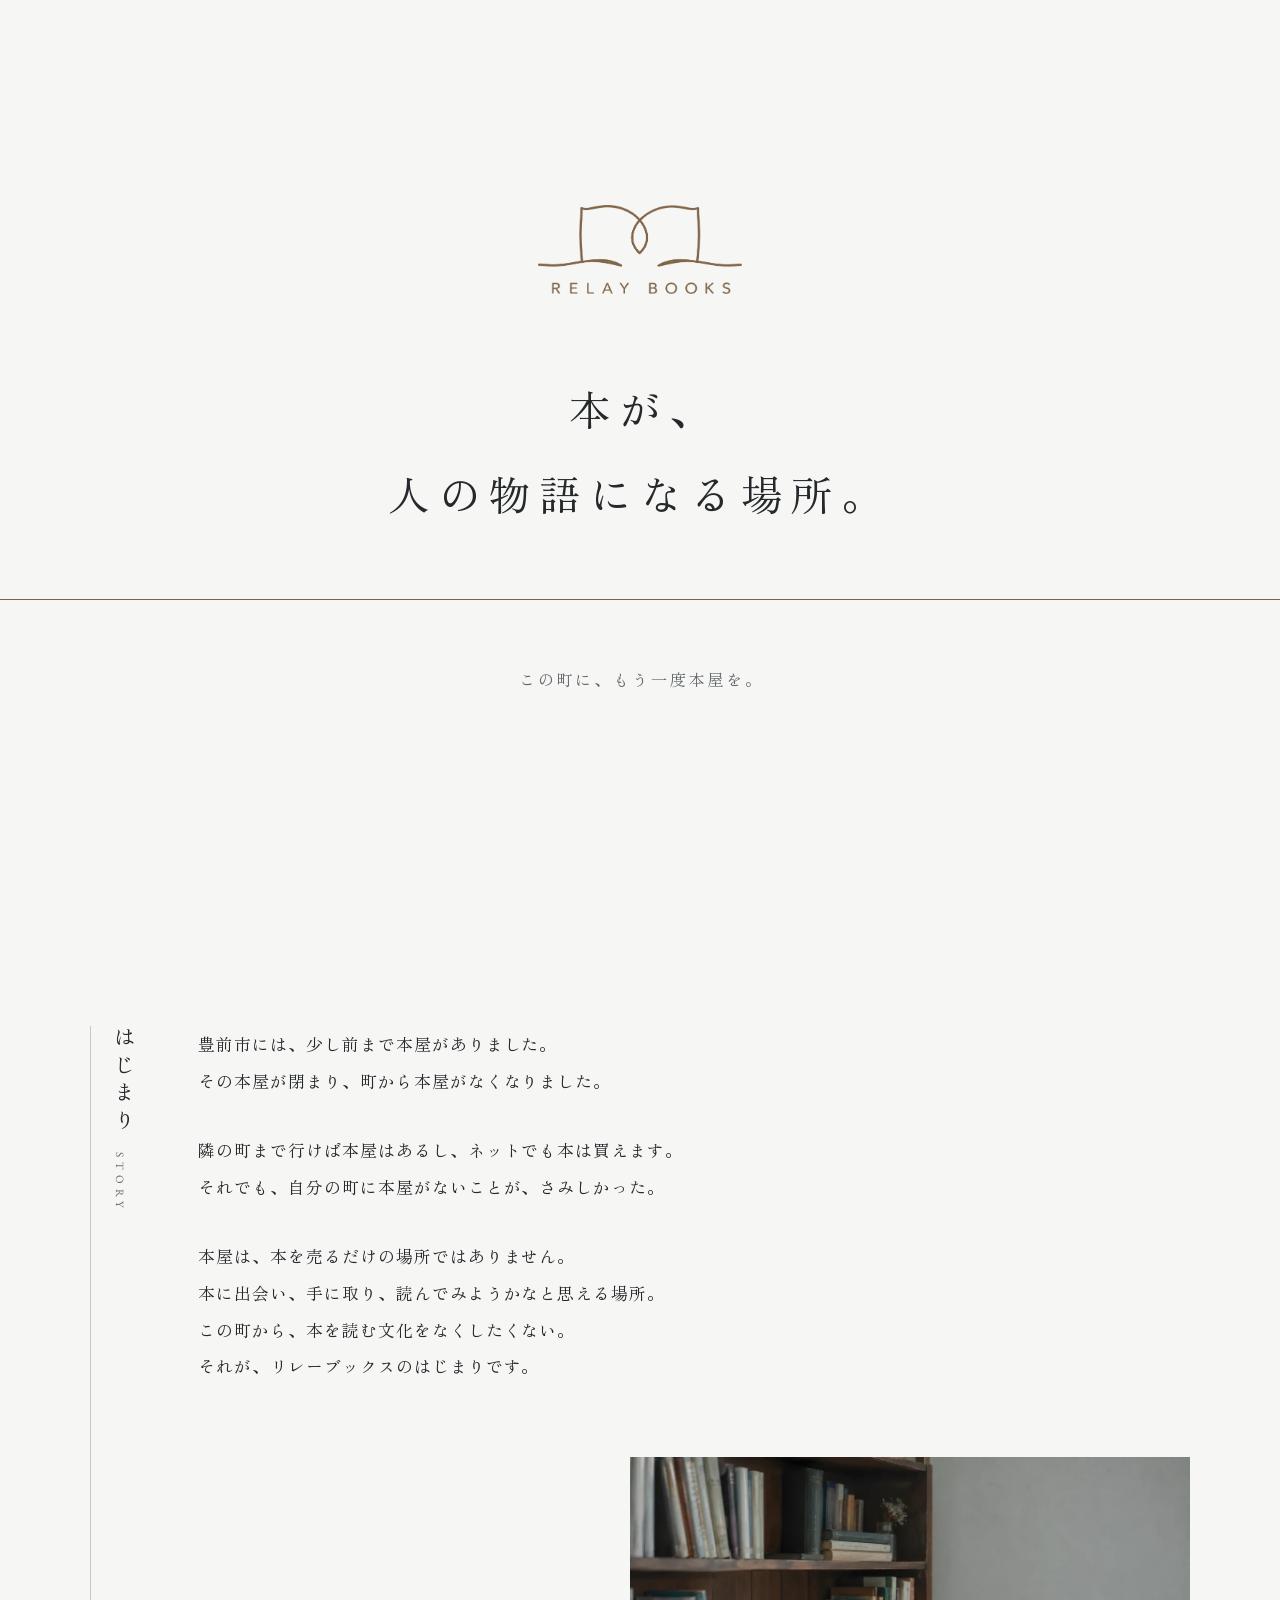
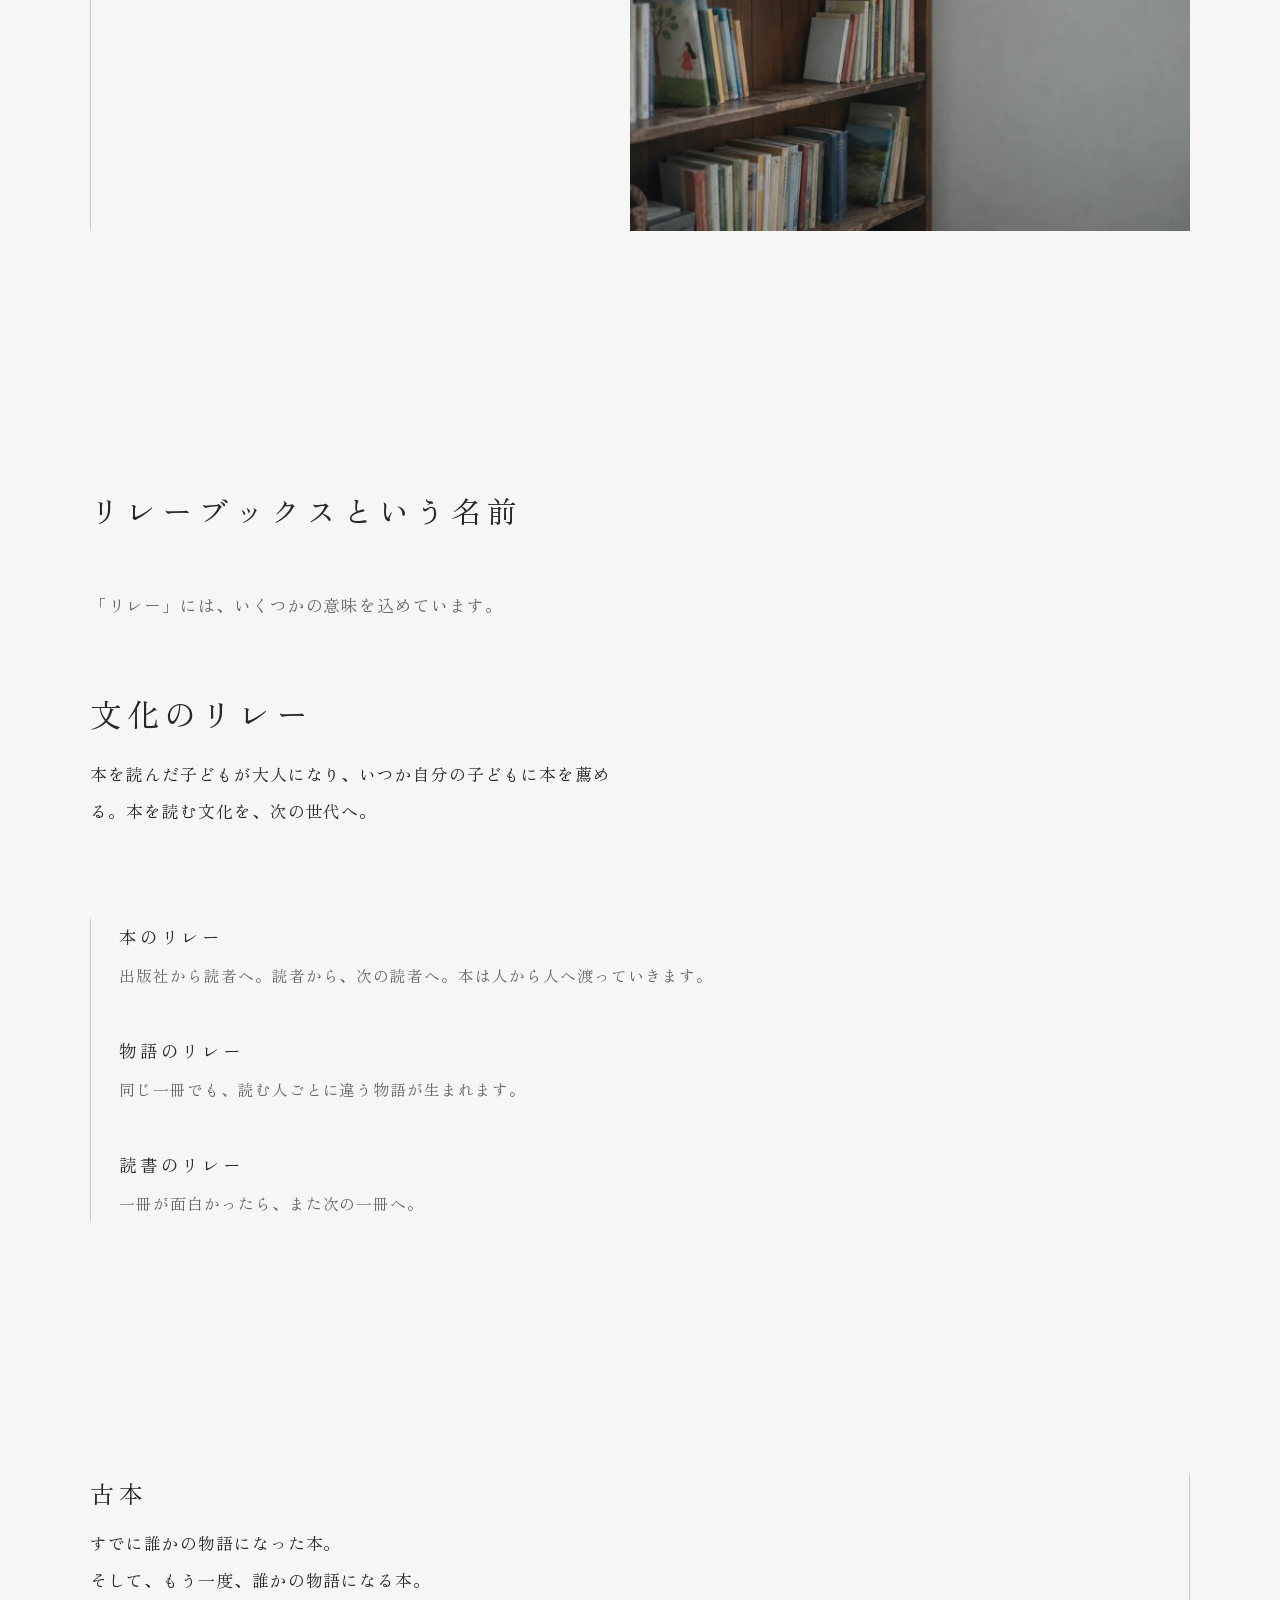
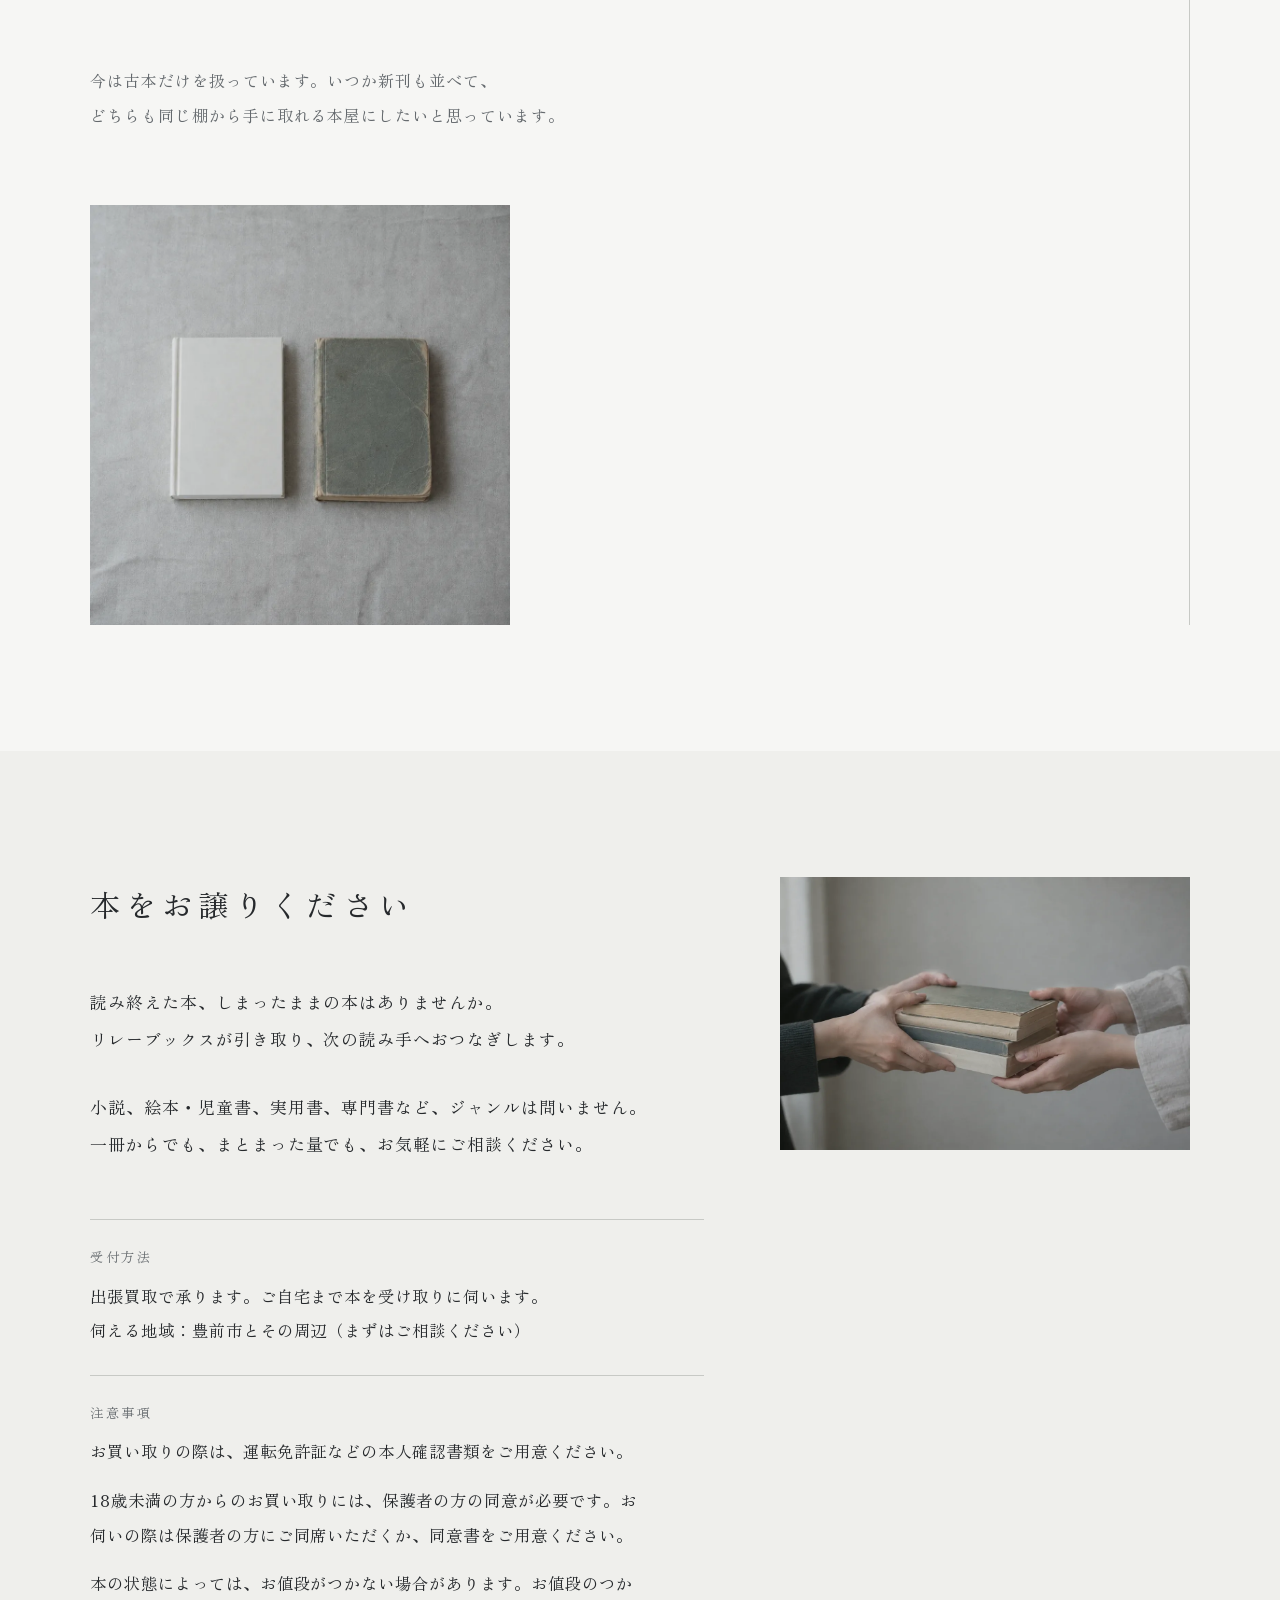
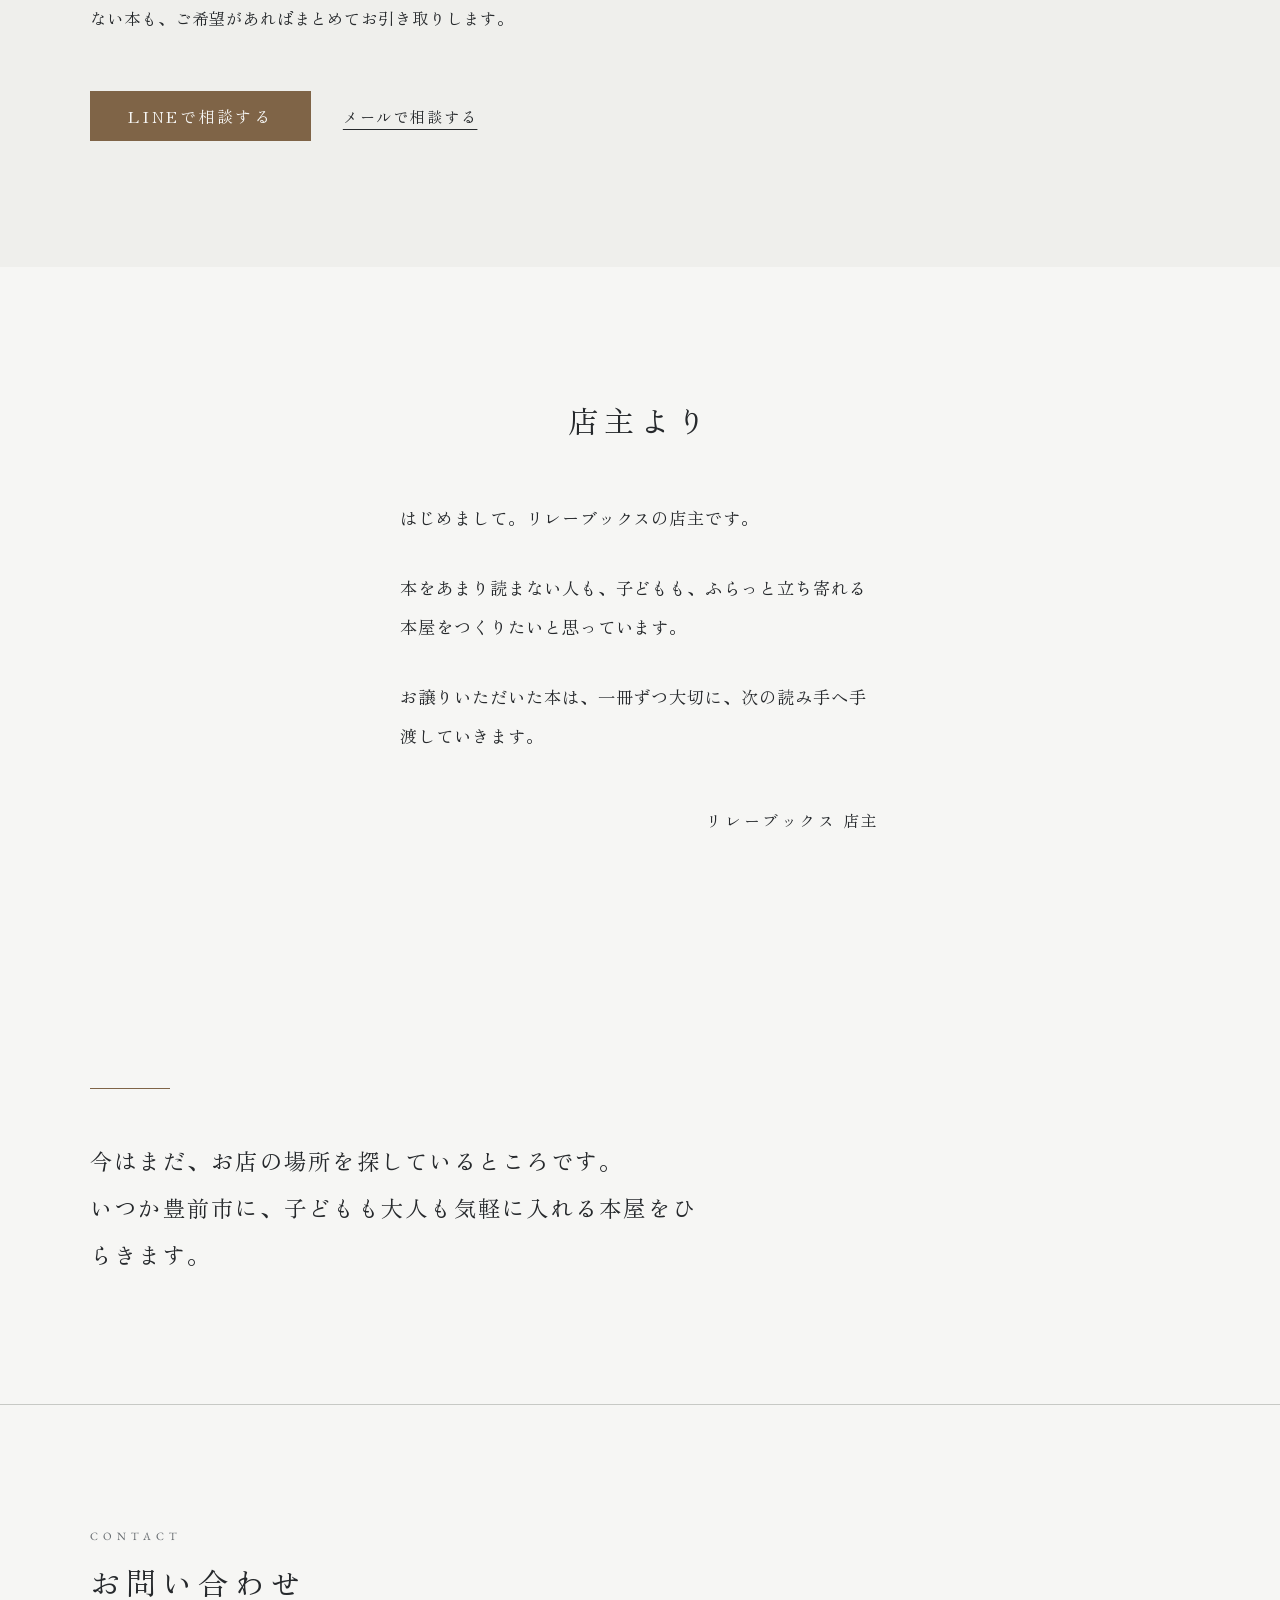
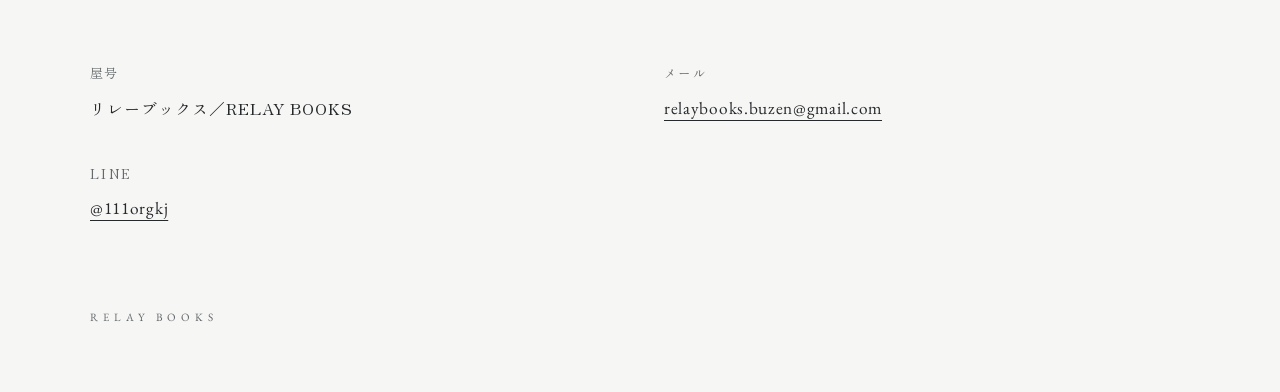
<file: index.html>
<!doctype html>
<html lang="ja">
<head>
<meta charset="utf-8">
<meta name="viewport" content="width=device-width, initial-scale=1">

<!-- ==========================================================
     公開前に差し替える項目
     いずれも 【 】 で囲んである。同じ文字列で書かれているので、
     ファイル内の検索と置換でまとめて直せる。

       【店主名】            1箇所（事業者情報の代表者。is-pending で非表示中）
                             店主よりの本文と署名は「店主」とだけ書いてある。
                             名前を出すときはそこも書き換える
       【ユーザー名】        Instagram。事業者情報の行が is-pending で非表示中

     LINE
       ID @111orgkj が2箇所（「LINEで相談する」ボタン / 事業者情報）。
       プレミアムIDに変えたら、@111orgkj を検索して新しいIDに置き換える。

     古物商許可番号
       事業者情報の該当行に class="is-pending" が付いており、
       取得までは表示されない。番号を記入してこの class を外す。

     写真
       assets/img/ の3枚は生成AIで作ったもの。
       story.webp（はじまり）は仮置きで、豊前市の風景写真に差し替える予定。
       同じファイル名・横長3:2・幅1200px程度で置き換えれば、HTMLの変更は不要。

     ドメイン
       決まったら og:image を絶対URLにし、og:url を追加する。

     未成年からの買い取り
       福岡県青少年健全育成条例 第30条により、18歳未満からの古物の
       買い受けは保護者の指示・同意がある場合に限られる（違反は罰金）。
       その旨を注意事項に記載済み。同意書は帳簿と一緒に保管すること。
     ========================================================== -->

<title>リレーブックス｜本が、人の物語になる場所。</title>
<meta name="description" content="リレーブックスは、福岡県豊前市で本を読む文化を次の世代へつなぐ本屋です。読み終えた本、しまったままの本をお譲りください。一冊ずつ大切に、次の読み手へ手渡します。">

<meta property="og:type" content="website">
<meta property="og:title" content="リレーブックス｜本が、人の物語になる場所。">
<meta property="og:description" content="福岡県豊前市で、本を読む文化を次の世代へつなぐ本屋です。読み終えた本、しまったままの本をお譲りください。">
<meta property="og:image" content="/assets/og/og-image.png">
<meta property="og:locale" content="ja_JP">
<meta name="twitter:card" content="summary_large_image">

<link rel="icon" href="assets/favicon/favicon.ico" sizes="any">
<link rel="apple-touch-icon" href="assets/favicon/apple-touch-icon.png">

<link rel="stylesheet" href="assets/css/fonts.css">
<link rel="stylesheet" href="assets/css/style.css">
</head>
<body>

<!-- 1 ファーストビュー -->
<header class="hero">
  <div class="hero__logo">
    <img src="assets/logo/relay-books-logo.webp" width="1134" height="491"
         alt="リレーブックス RELAY BOOKS">
  </div>

  <h1 class="hero__catch">本が、<br>人の物語になる場所。</h1>

  <div class="hero__rule" aria-hidden="true"></div>

  <p class="hero__sub">この町に、もう一度本屋を。</p>
</header>

<main>

  <!-- 2 はじまり -->
  <section class="section story">
    <div class="wrap story__inner">
      <div class="vhead">
        <div class="vrule" aria-hidden="true"></div>
        <div>
          <h2>はじまり</h2>
          <div class="latin">STORY</div>
        </div>
      </div>

      <div>
        <div class="prose">
          <p>豊前市には、少し前まで本屋がありました。<br class="pc">その本屋が閉まり、町から本屋がなくなりました。</p>
          <p>隣の町まで行けば本屋はあるし、ネットでも本は買えます。<br class="pc">それでも、自分の町に本屋がないことが、さみしかった。</p>
          <p>本屋は、本を売るだけの場所ではありません。<br class="pc">本に出会い、手に取り、読んでみようかなと思える場所。<br class="pc">この町から、本を読む文化をなくしたくない。<br class="pc">それが、リレーブックスのはじまりです。</p>
        </div>

        <figure class="photo">
          <img src="assets/img/story.webp" width="1200" height="800" loading="lazy" decoding="async"
               alt="古い木の本棚の一角に、使い込まれた本や絵本が並んでいる">
        </figure>
      </div>
    </div>
  </section>

  <!-- 3 リレーブックスという名前 -->
  <section class="section about">
    <div class="wrap">
      <div class="hhead">
        <h2>リレーブックスという名前</h2>
      </div>

      <p class="about__lead">「リレー」には、いくつかの意味を込めています。</p>

      <dl class="about__main">
        <dt>文化のリレー</dt>
        <dd>本を読んだ子どもが大人になり、いつか自分の子どもに本を薦める。本を読む文化を、次の世代へ。</dd>
      </dl>

      <dl class="about__rest">
        <div>
          <dt>本のリレー</dt>
          <dd>出版社から読者へ。読者から、次の読者へ。本は人から人へ渡っていきます。</dd>
        </div>
        <div>
          <dt>物語のリレー</dt>
          <dd>同じ一冊でも、読む人ごとに違う物語が生まれます。</dd>
        </div>
        <div>
          <dt>読書のリレー</dt>
          <dd>一冊が面白かったら、また次の一冊へ。</dd>
        </div>
      </dl>
    </div>
  </section>

  <!-- 4 古本 -->
  <section class="section books" aria-label="古本">
    <div class="wrap books__inner">
      <div class="vhead vhead--right">
        <div class="vrule" aria-hidden="true"></div>
      </div>

      <div class="books__body">
        <div class="books__pair">
          <dl>
            <dt>古本</dt>
            <dd>すでに誰かの物語になった本。<br class="pc">そして、もう一度、誰かの物語になる本。</dd>
          </dl>
        </div>

        <p class="books__note">今は古本だけを扱っています。いつか新刊も並べて、<br class="pc">どちらも同じ棚から手に取れる本屋にしたいと思っています。</p>

        <figure class="photo">
          <img src="assets/img/books.webp" width="900" height="900" loading="lazy" decoding="async"
               alt="真新しい白い本と、角が擦り切れた古い本が並んでいる">
        </figure>
      </div>
    </div>
  </section>

  <!-- 5 本をお譲りください -->
  <section class="section buy">
    <div class="wrap buy__inner">
      <div>
        <div class="hhead">
          <h2>本をお譲りください</h2>
        </div>

        <div class="prose">
          <p>読み終えた本、しまったままの本はありませんか。<br class="pc">リレーブックスが引き取り、次の読み手へおつなぎします。</p>
          <p>小説、絵本・児童書、実用書、専門書など、ジャンルは問いません。<br class="pc">一冊からでも、まとまった量でも、お気軽にご相談ください。</p>
        </div>

        <dl class="buy__terms">
          <div>
            <dt>受付方法</dt>
            <dd>出張買取で承ります。ご自宅まで本を受け取りに伺います。<br>伺える地域：豊前市とその周辺（まずはご相談ください）</dd>
          </div>
          <div>
            <dt>注意事項</dt>
            <dd>
              <p>お買い取りの際は、運転免許証などの本人確認書類をご用意ください。</p>
              <p>18歳未満の方からのお買い取りには、保護者の方の同意が必要です。お伺いの際は保護者の方にご同席いただくか、同意書をご用意ください。</p>
              <p>本の状態によっては、お値段がつかない場合があります。お値段のつかない本も、ご希望があればまとめてお引き取りします。</p>
            </dd>
          </div>
        </dl>

        <div class="buy__contact">
          <a class="button" href="https://line.me/R/ti/p/@111orgkj">LINEで相談する</a>
          <a class="buy__alt" href="mailto:relaybooks.buzen@gmail.com?subject=%E8%B2%B7%E3%81%84%E5%8F%96%E3%82%8A%E3%81%AE%E3%81%94%E7%9B%B8%E8%AB%87">メールで相談する</a>
        </div>
      </div>

      <figure class="photo">
        <img src="assets/img/buy.webp" width="1200" height="800" loading="lazy" decoding="async"
             alt="重ねた古本を、ひとりの手からもうひとりの手へ渡している">
      </figure>
    </div>
  </section>

  <!-- 6 店主より -->
  <section class="section owner">
    <div class="owner__inner">
      <div class="hhead hhead--center">
        <h2>店主より</h2>
      </div>

      <div class="owner__message">
        <p>はじめまして。リレーブックスの店主です。</p>
        <p>本をあまり読まない人も、子どもも、ふらっと立ち寄れる本屋をつくりたいと思っています。</p>
        <p>お譲りいただいた本は、一冊ずつ大切に、次の読み手へ手渡していきます。</p>
      </div>

      <p class="owner__sign">リレーブックス 店主</p>
    </div>
  </section>

  <!-- 7 これから -->
  <section class="section future" aria-label="これから">
    <div class="wrap">
      <div class="future__inner">
        <p>今はまだ、お店の場所を探しているところです。<br class="pc">いつか豊前市に、子どもも大人も気軽に入れる本屋をひらきます。</p>
      </div>
    </div>
  </section>

</main>

<!-- 8 連絡先・事業者情報 -->
<footer class="footer">
  <div class="wrap">
    <div class="hhead">
      <span class="latin">CONTACT</span>
      <h2>お問い合わせ</h2>
    </div>

    <dl class="footer__meta">
      <div>
        <dt>屋号</dt>
        <dd>リレーブックス／RELAY BOOKS</dd>
      </div>
      <!-- 代表者名を載せると決めたら、記入して is-pending を外す -->
      <div class="is-pending">
        <dt>代表者</dt>
        <dd>【店主名】</dd>
      </div>
      <!-- 古物商許可を取得したら、番号を記入して is-pending を外す -->
      <div class="is-pending">
        <dt>古物商許可</dt>
        <dd>福岡県公安委員会 第【許可番号】号</dd>
      </div>
      <div>
        <dt>メール</dt>
        <dd><a class="id" href="mailto:relaybooks.buzen@gmail.com">relaybooks.buzen@gmail.com</a></dd>
      </div>
      <div>
        <dt>LINE</dt>
        <dd><a class="id" href="https://line.me/R/ti/p/@111orgkj">@111orgkj</a></dd>
      </div>
      <!-- Instagramのアカウントができたら、記入して is-pending を外す -->
      <div class="is-pending">
        <dt>Instagram</dt>
        <dd><a class="id" href="https://www.instagram.com/【ユーザー名】/">@【ユーザー名】</a></dd>
      </div>
    </dl>

    <p class="footer__end">RELAY BOOKS</p>
  </div>
</footer>

</body>
</html>
</file>
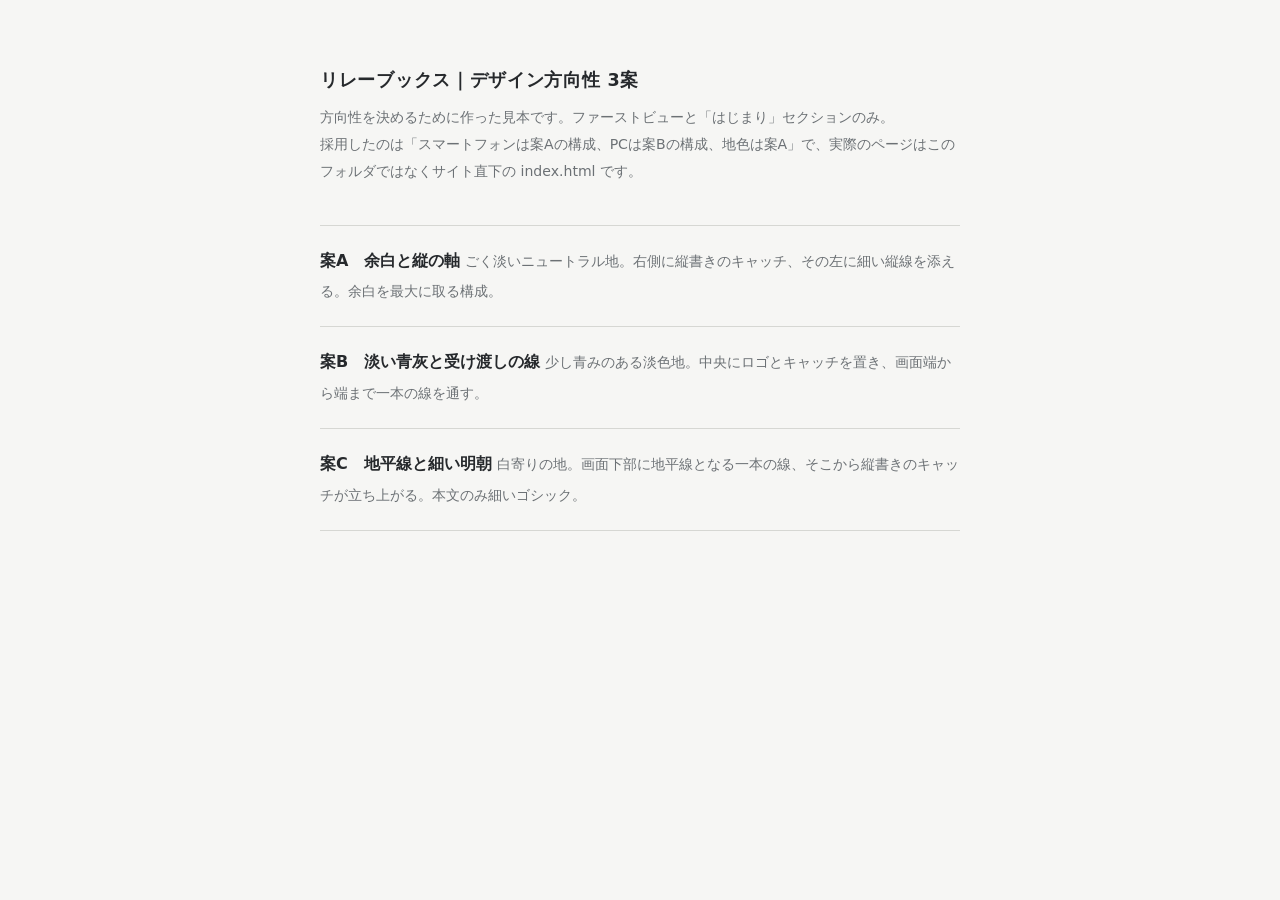
<file: design-directions/index.html>
<!doctype html>
<html lang="ja">
<head>
<meta charset="utf-8">
<meta name="viewport" content="width=device-width, initial-scale=1">
<title>リレーブックス｜デザイン方向性 3案</title>
<meta name="robots" content="noindex">
<style>
:root{--ink:#26292C; --muted:#6C7175; --line:#D6D7D3; --brand:#7F6447}
*,*::before,*::after{box-sizing:border-box}
body{
  margin:0; padding:clamp(1.5rem,6vw,4rem);
  background:#F6F6F4; color:var(--ink);
  font-family:system-ui, sans-serif; line-height:1.9;
}
main{max-width:640px; margin:0 auto}
h1{font-size:1.1rem; font-weight:600; letter-spacing:.04em; margin:0 0 .4em}
.note{margin:0 0 2.5rem; font-size:.88rem; color:var(--muted)}
ul{list-style:none; margin:0; padding:0; border-top:1px solid var(--line)}
li{border-bottom:1px solid var(--line)}
a{
  display:block; padding:1.25rem 0;
  color:var(--ink); text-decoration:none;
}
a:hover .name, a:focus-visible .name{color:var(--brand)}
a:focus-visible{outline:2px solid var(--brand); outline-offset:2px}
.name{font-weight:600; font-size:1rem}
.desc{font-size:.85rem; color:var(--muted)}
</style>
</head>
<body>
<main>
  <h1>リレーブックス｜デザイン方向性 3案</h1>
  <p class="note">方向性を決めるために作った見本です。ファーストビューと「はじまり」セクションのみ。<br>
    採用したのは「スマートフォンは案Aの構成、PCは案Bの構成、地色は案A」で、実際のページはこのフォルダではなくサイト直下の index.html です。</p>
  <ul>
    <li><a href="a.html">
      <span class="name">案A　余白と縦の軸</span>
      <span class="desc">ごく淡いニュートラル地。右側に縦書きのキャッチ、その左に細い縦線を添える。余白を最大に取る構成。</span>
    </a></li>
    <li><a href="b.html">
      <span class="name">案B　淡い青灰と受け渡しの線</span>
      <span class="desc">少し青みのある淡色地。中央にロゴとキャッチを置き、画面端から端まで一本の線を通す。</span>
    </a></li>
    <li><a href="c.html">
      <span class="name">案C　地平線と細い明朝</span>
      <span class="desc">白寄りの地。画面下部に地平線となる一本の線、そこから縦書きのキャッチが立ち上がる。本文のみ細いゴシック。</span>
    </a></li>
  </ul>
</main>
</body>
</html>
</file>
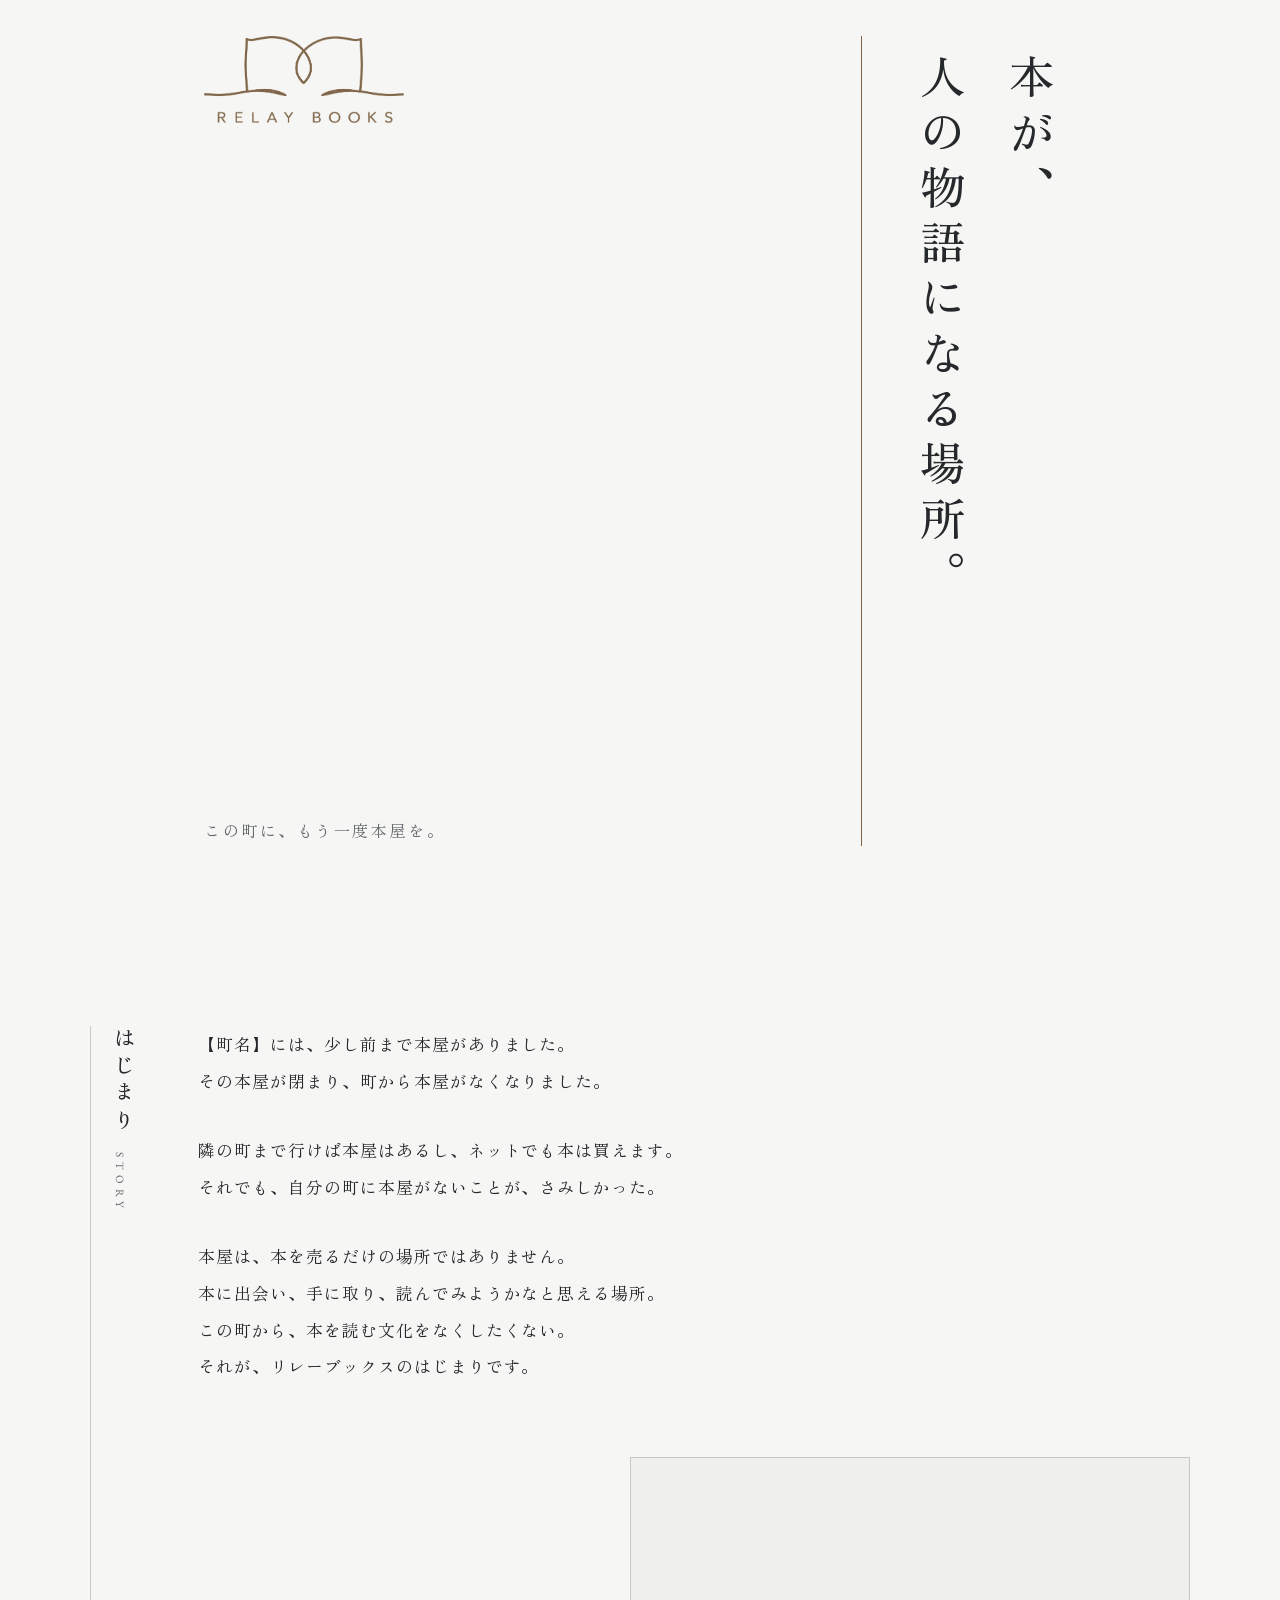
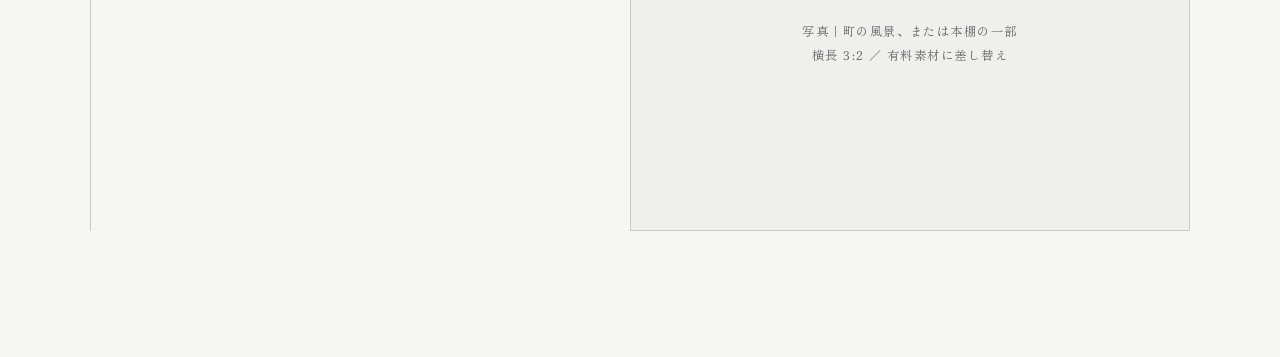
<file: design-directions/a.html>
<!doctype html>
<html lang="ja">
<head>
<meta charset="utf-8">
<meta name="viewport" content="width=device-width, initial-scale=1">
<title>リレーブックス｜デザイン案A 余白と縦の軸</title>
<meta name="description" content="リレーブックスのデザイン方向性 案A。ファーストビューと「はじまり」セクションの見本。">
<link rel="stylesheet" href="fonts.css">
<style>
:root{
  --paper:#F6F6F4;
  --paper-2:#EFEFEC;
  --ink:#26292C;
  --ink-muted:#64696D;
  --brand:#7F6447;
  --line:#C7C9C5;
  --mincho:"Zen Old Mincho", serif;
  --latin:"EB Garamond", serif;
  --gutter:clamp(1.25rem, 5vw, 5rem);
  --stroke:1px;
}
*,*::before,*::after{box-sizing:border-box}
html{-webkit-text-size-adjust:100%}
body{
  margin:0;
  background:var(--paper);
  color:var(--ink);
  font-family:var(--mincho);
  font-weight:400;
  letter-spacing:.06em;
  line-height:2;
  font-feature-settings:"palt" 1;
}
img{display:block; max-width:100%}
:focus-visible{outline:2px solid var(--brand); outline-offset:3px}

/* ---------- ファーストビュー ---------- */
.hero{
  min-height:100dvh;
  max-width:1000px;
  margin-inline:auto;
  padding-inline:var(--gutter);
  padding-block:clamp(1.5rem,4vh,3rem) clamp(2rem,6vh,4rem);
  display:grid;
  grid-template-columns:1fr auto;
  grid-template-rows:auto 1fr auto;
  column-gap:clamp(1.25rem,4vw,3.5rem);
  row-gap:clamp(2rem,5vh,3.5rem);
}
.logo{grid-column:1; grid-row:1}
.logo img{width:clamp(150px,21vw,200px); height:auto; display:block}
.catch-group{
  grid-column:2;
  grid-row:1 / span 3;
  align-self:stretch;
  display:flex;
  align-items:stretch;
  gap:clamp(1.1rem,3vw,2.25rem);
}
.rule{
  width:var(--stroke);
  background:var(--brand);
  transform-origin:top center;
  animation:draw-down 1500ms cubic-bezier(.16,1,.3,1) 250ms both;
}
@keyframes draw-down{from{transform:scaleY(0)}to{transform:scaleY(1)}}
.catch{
  writing-mode:vertical-rl;
  align-self:flex-start;
  margin:clamp(.25rem,2vh,1.5rem) 0 0;
  font-weight:500;
  font-size:clamp(1.5rem,5.2vw,2.85rem);
  line-height:1.95;
  letter-spacing:.2em;
}
.sub{
  grid-column:1;
  grid-row:3;
  align-self:end;
  margin:0;
  font-size:clamp(.82rem,3.2vw,1rem);
  letter-spacing:.16em;
  color:var(--ink-muted);
}

/* ---------- はじまり ---------- */
.story{padding-inline:var(--gutter); padding-block:clamp(5rem,14vh,10rem)}
.story-inner{
  max-width:1100px;
  margin:0 auto;
  display:grid;
  grid-template-columns:auto 1fr;
  gap:clamp(1.5rem,5vw,4.5rem);
}
.sec-head{display:flex; gap:clamp(.85rem,2vw,1.4rem)}
.rule-s{width:var(--stroke); background:var(--line)}
.sec-title{
  writing-mode:vertical-rl;
  margin:0;
  font-weight:500;
  font-size:clamp(1rem,3.4vw,1.3rem);
  letter-spacing:.32em;
  line-height:1;
}
.sec-latin{
  writing-mode:vertical-rl;
  font-family:var(--latin);
  font-size:.7rem;
  letter-spacing:.44em;
  line-height:1;
  color:var(--ink-muted);
  margin-top:1.4em;
}
.prose{min-width:0}
.prose p{
  margin:0 0 1.9em;
  max-width:32ch;
  font-size:clamp(.95rem,3.6vw,1.05rem);
  line-height:2.2;
}
.prose p:last-of-type{margin-bottom:0}

/* 写真プレースホルダー（有料素材に差し替え） */
.ph{
  margin:clamp(3rem,8vh,5rem) 0 0;
  max-width:560px;
  margin-inline-start:auto;
  border:var(--stroke) solid var(--line);
  background:var(--paper-2);
  aspect-ratio:3/2;
  display:grid;
  place-items:center;
  padding:1.25rem;
}
.ph span{
  font-size:.76rem;
  letter-spacing:.12em;
  line-height:1.95;
  color:var(--ink-muted);
  text-align:center;
}

@media (max-width:767px){
  .prose br.pc{display:none}
  .story-inner{gap:1.5rem}
  .prose p{max-width:none}
  .ph{margin-inline-start:0}
}
@media (prefers-reduced-motion: reduce){
  .rule{animation:none}
}
</style>
</head>
<body>

<header class="hero">
  <div class="logo">
    <img src="../assets/logo/relay-books-logo.webp" width="1134" height="491"
         alt="リレーブックス RELAY BOOKS">
  </div>

  <div class="catch-group">
    <div class="rule" aria-hidden="true"></div>
    <h1 class="catch">本が、<br>人の物語になる場所。</h1>
  </div>

  <p class="sub">この町に、もう一度本屋を。</p>
</header>

<main>
  <section class="story">
    <div class="story-inner">
      <div class="sec-head">
        <div class="rule-s" aria-hidden="true"></div>
        <div>
          <h2 class="sec-title">はじまり</h2>
          <div class="sec-latin">STORY</div>
        </div>
      </div>

      <div class="prose">
        <p>【町名】には、少し前まで本屋がありました。<br class="pc">その本屋が閉まり、町から本屋がなくなりました。</p>
        <p>隣の町まで行けば本屋はあるし、ネットでも本は買えます。<br class="pc">それでも、自分の町に本屋がないことが、さみしかった。</p>
        <p>本屋は、本を売るだけの場所ではありません。<br class="pc">本に出会い、手に取り、読んでみようかなと思える場所。<br class="pc">この町から、本を読む文化をなくしたくない。<br class="pc">それが、リレーブックスのはじまりです。</p>

        <figure class="ph">
          <span>写真｜町の風景、または本棚の一部<br>横長 3:2 ／ 有料素材に差し替え</span>
        </figure>
      </div>
    </div>
  </section>
</main>

</body>
</html>
</file>
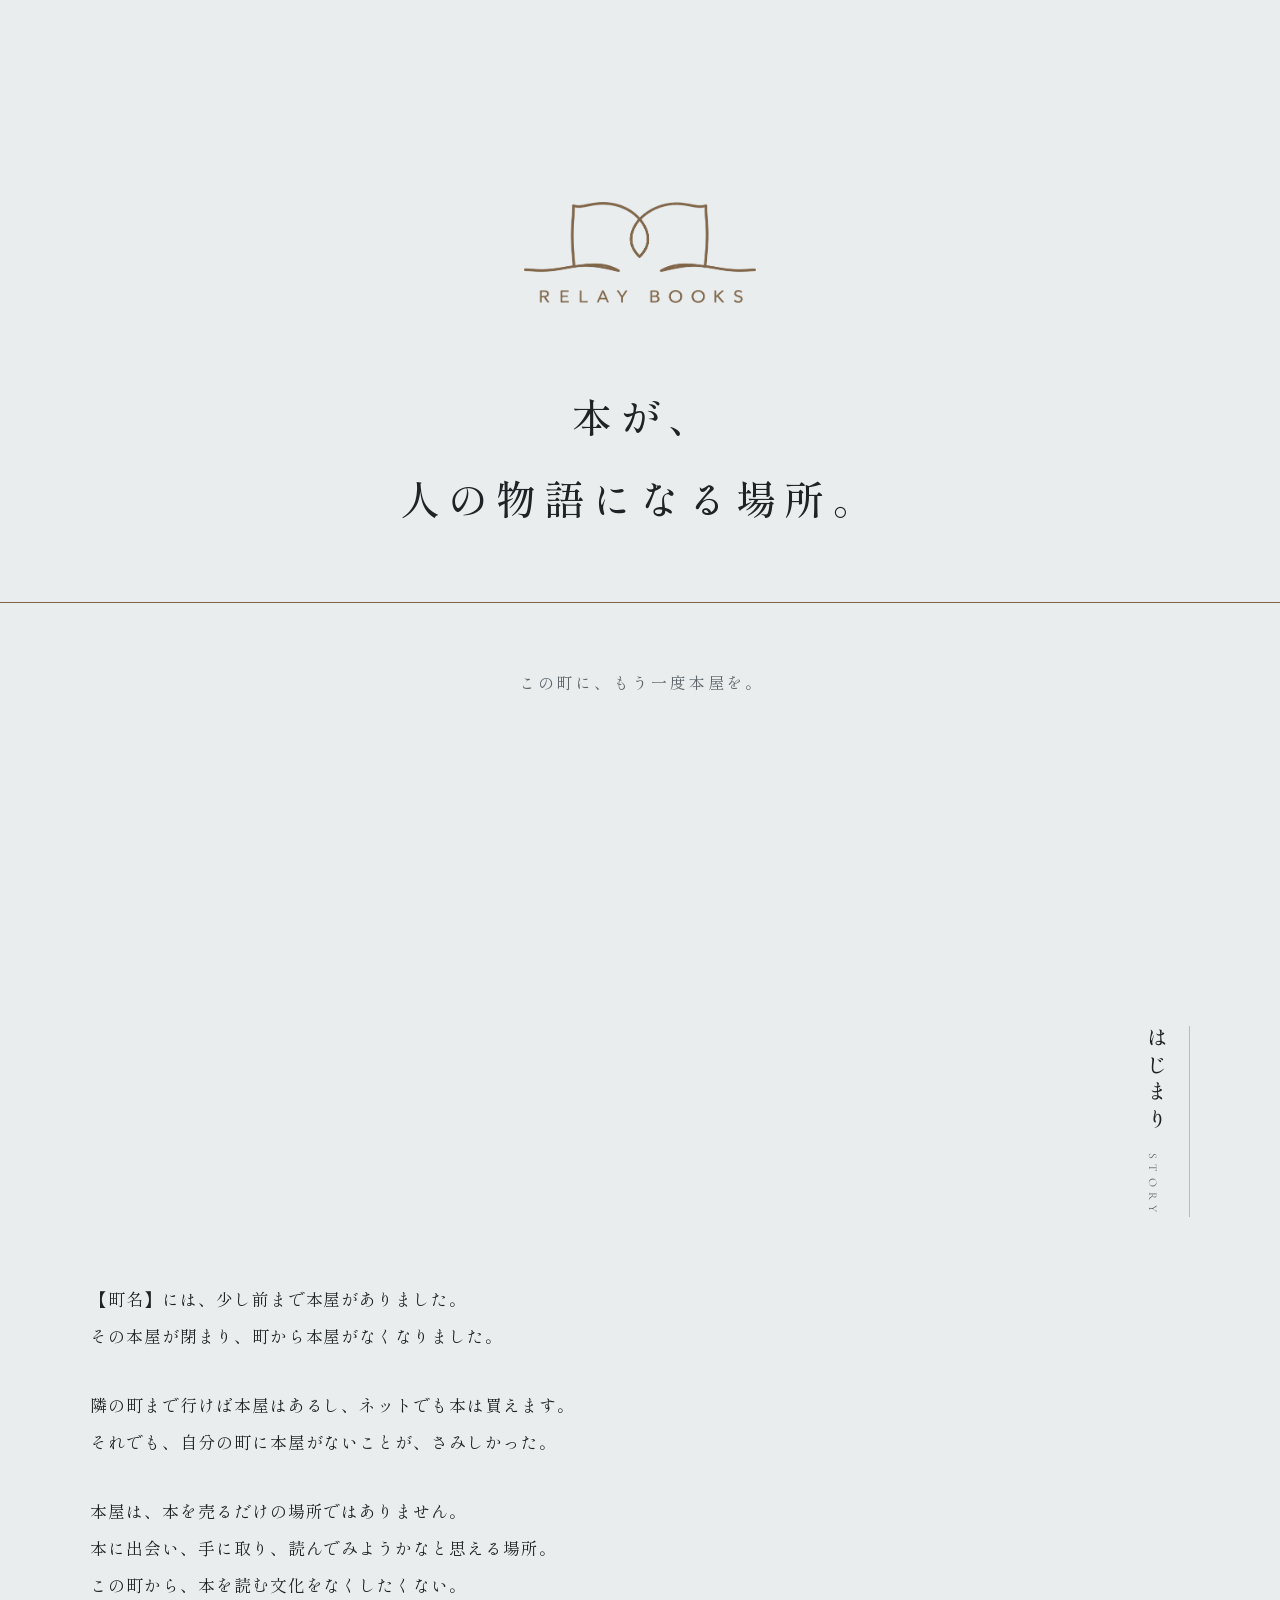
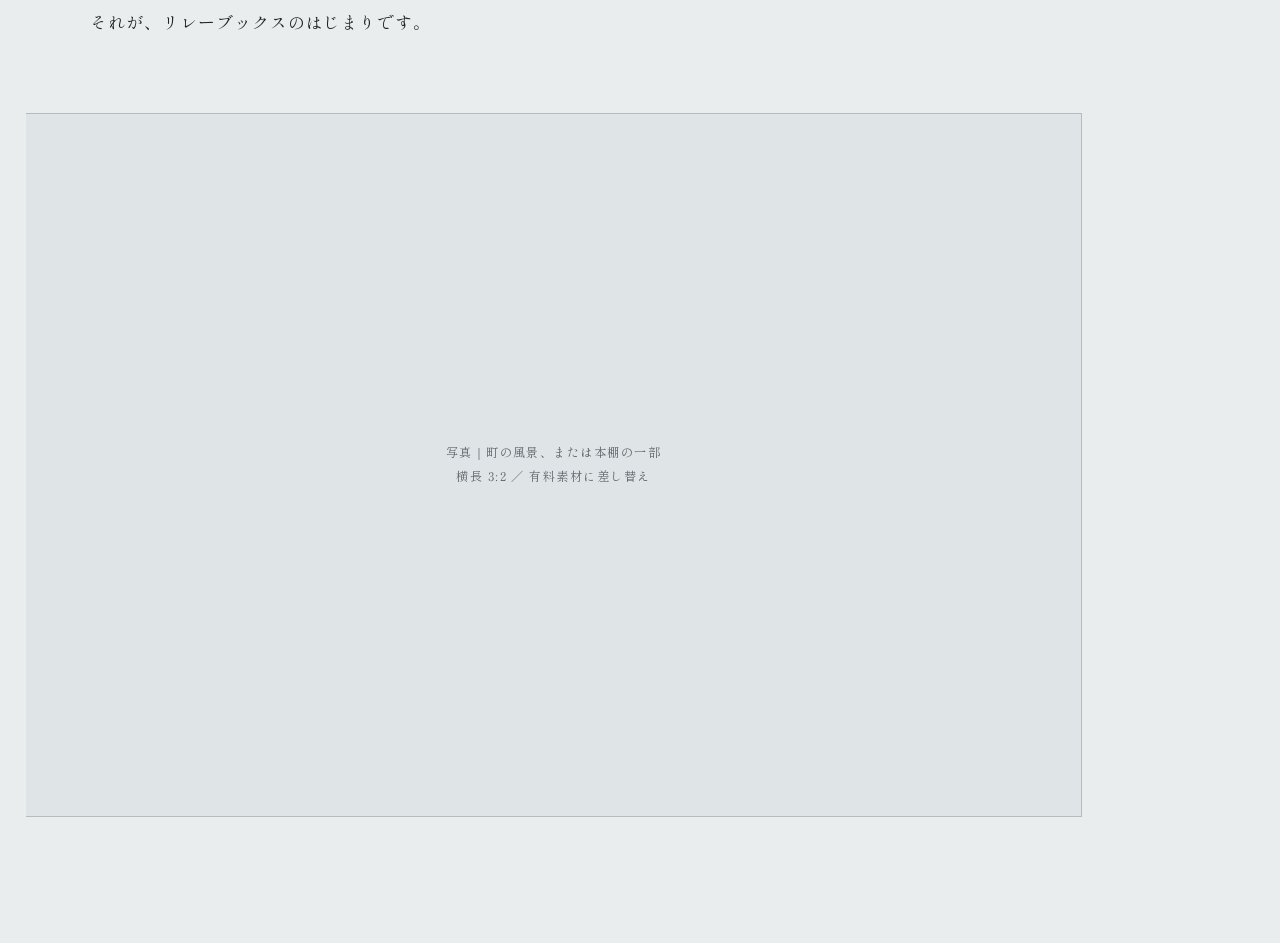
<file: design-directions/b.html>
<!doctype html>
<html lang="ja">
<head>
<meta charset="utf-8">
<meta name="viewport" content="width=device-width, initial-scale=1">
<title>リレーブックス｜デザイン案B 淡い青灰と受け渡しの線</title>
<meta name="description" content="リレーブックスのデザイン方向性 案B。ファーストビューと「はじまり」セクションの見本。">
<link rel="stylesheet" href="fonts.css">
<style>
:root{
  --paper:#E9EDEE;
  --paper-2:#DFE5E6;
  --ink:#1F2326;
  --ink-muted:#5C6469;
  --brand:#7F6447;
  --line:#B4BCBE;
  --mincho:"Shippori Mincho", serif;
  --latin:"Cormorant Garamond", serif;
  --gutter:clamp(1.25rem, 5vw, 5rem);
  --stroke:1px;
}
*,*::before,*::after{box-sizing:border-box}
html{-webkit-text-size-adjust:100%}
body{
  margin:0;
  background:var(--paper);
  color:var(--ink);
  font-family:var(--mincho);
  font-weight:400;
  letter-spacing:.06em;
  line-height:2;
  font-feature-settings:"palt" 1;
}
img{display:block; max-width:100%}
:focus-visible{outline:2px solid var(--brand); outline-offset:3px}

/* ---------- ファーストビュー ---------- */
.hero{
  min-height:100dvh;
  display:grid;
  align-content:center;
  justify-items:center;
  text-align:center;
  padding-inline:var(--gutter);
  padding-block:clamp(2rem,6vh,4rem);
}
.logo img{width:clamp(172px,26vw,232px); height:auto; display:block; margin-inline:auto}
.catch{
  margin:clamp(2.75rem,8vh,5rem) 0 0;
  font-weight:500;
  font-size:clamp(1.42rem,6vw,2.5rem);
  line-height:2.05;
  letter-spacing:.2em;
  text-indent:.2em;
}
/* 受け渡しの線：画面端から端まで通す */
.hero-rule{
  justify-self:stretch;
  margin-inline:calc(var(--gutter) * -1);
  height:var(--stroke);
  background:var(--brand);
  margin-block:clamp(2.25rem,7vh,4rem);
  transform-origin:left center;
  animation:draw-across 1700ms cubic-bezier(.16,1,.3,1) 250ms both;
}
@keyframes draw-across{from{transform:scaleX(0)}to{transform:scaleX(1)}}
.sub{
  margin:0;
  font-size:clamp(.82rem,3.2vw,1rem);
  letter-spacing:.18em;
  text-indent:.18em;
  color:var(--ink-muted);
}

/* ---------- はじまり ---------- */
.story{padding-inline:var(--gutter); padding-block:clamp(5rem,14vh,10rem)}
.story-inner{
  max-width:1100px;
  margin:0 auto;
  display:grid;
  grid-template-columns:1fr auto;
  gap:clamp(1.5rem,5vw,4.5rem);
}
.sec-head{
  grid-column:2;
  display:flex;
  flex-direction:row-reverse;
  gap:clamp(.85rem,2vw,1.4rem);
}
.rule-s{width:var(--stroke); background:var(--line)}
.sec-title{
  writing-mode:vertical-rl;
  margin:0;
  font-weight:500;
  font-size:clamp(1rem,3.4vw,1.3rem);
  letter-spacing:.32em;
  line-height:1;
}
.sec-latin{
  writing-mode:vertical-rl;
  font-family:var(--latin);
  font-size:.74rem;
  letter-spacing:.46em;
  line-height:1;
  color:var(--ink-muted);
  margin-top:1.4em;
}
.prose{grid-column:1; min-width:0}
.prose p{
  margin:0 0 1.9em;
  max-width:34ch;
  font-size:clamp(.95rem,3.6vw,1.05rem);
  line-height:2.2;
}
.prose p:last-of-type{margin-bottom:0}

/* 写真プレースホルダー（有料素材に差し替え）：左端まで伸ばす */
.ph{
  margin:clamp(3rem,8vh,5rem) 0 0;
  margin-inline-start:calc(var(--gutter) * -1);
  border:var(--stroke) solid var(--line);
  border-inline-start:0;
  background:var(--paper-2);
  aspect-ratio:3/2;
  display:grid;
  place-items:center;
  padding:1.25rem;
}
.ph span{
  font-size:.76rem;
  letter-spacing:.12em;
  line-height:1.95;
  color:var(--ink-muted);
  text-align:center;
}

@media (max-width:767px){
  .prose br.pc{display:none}
  .story-inner{gap:1.5rem}
  .prose p{max-width:none}
}
@media (prefers-reduced-motion: reduce){
  .hero-rule{animation:none}
}
</style>
</head>
<body>

<header class="hero">
  <div class="logo">
    <img src="../assets/logo/relay-books-logo.webp" width="1134" height="491"
         alt="リレーブックス RELAY BOOKS">
  </div>

  <h1 class="catch">本が、<br>人の物語になる場所。</h1>

  <div class="hero-rule" aria-hidden="true"></div>

  <p class="sub">この町に、もう一度本屋を。</p>
</header>

<main>
  <section class="story">
    <div class="story-inner">
      <div class="sec-head">
        <div class="rule-s" aria-hidden="true"></div>
        <div>
          <h2 class="sec-title">はじまり</h2>
          <div class="sec-latin">STORY</div>
        </div>
      </div>

      <div class="prose">
        <p>【町名】には、少し前まで本屋がありました。<br class="pc">その本屋が閉まり、町から本屋がなくなりました。</p>
        <p>隣の町まで行けば本屋はあるし、ネットでも本は買えます。<br class="pc">それでも、自分の町に本屋がないことが、さみしかった。</p>
        <p>本屋は、本を売るだけの場所ではありません。<br class="pc">本に出会い、手に取り、読んでみようかなと思える場所。<br class="pc">この町から、本を読む文化をなくしたくない。<br class="pc">それが、リレーブックスのはじまりです。</p>

        <figure class="ph">
          <span>写真｜町の風景、または本棚の一部<br>横長 3:2 ／ 有料素材に差し替え</span>
        </figure>
      </div>
    </div>
  </section>
</main>

</body>
</html>
</file>
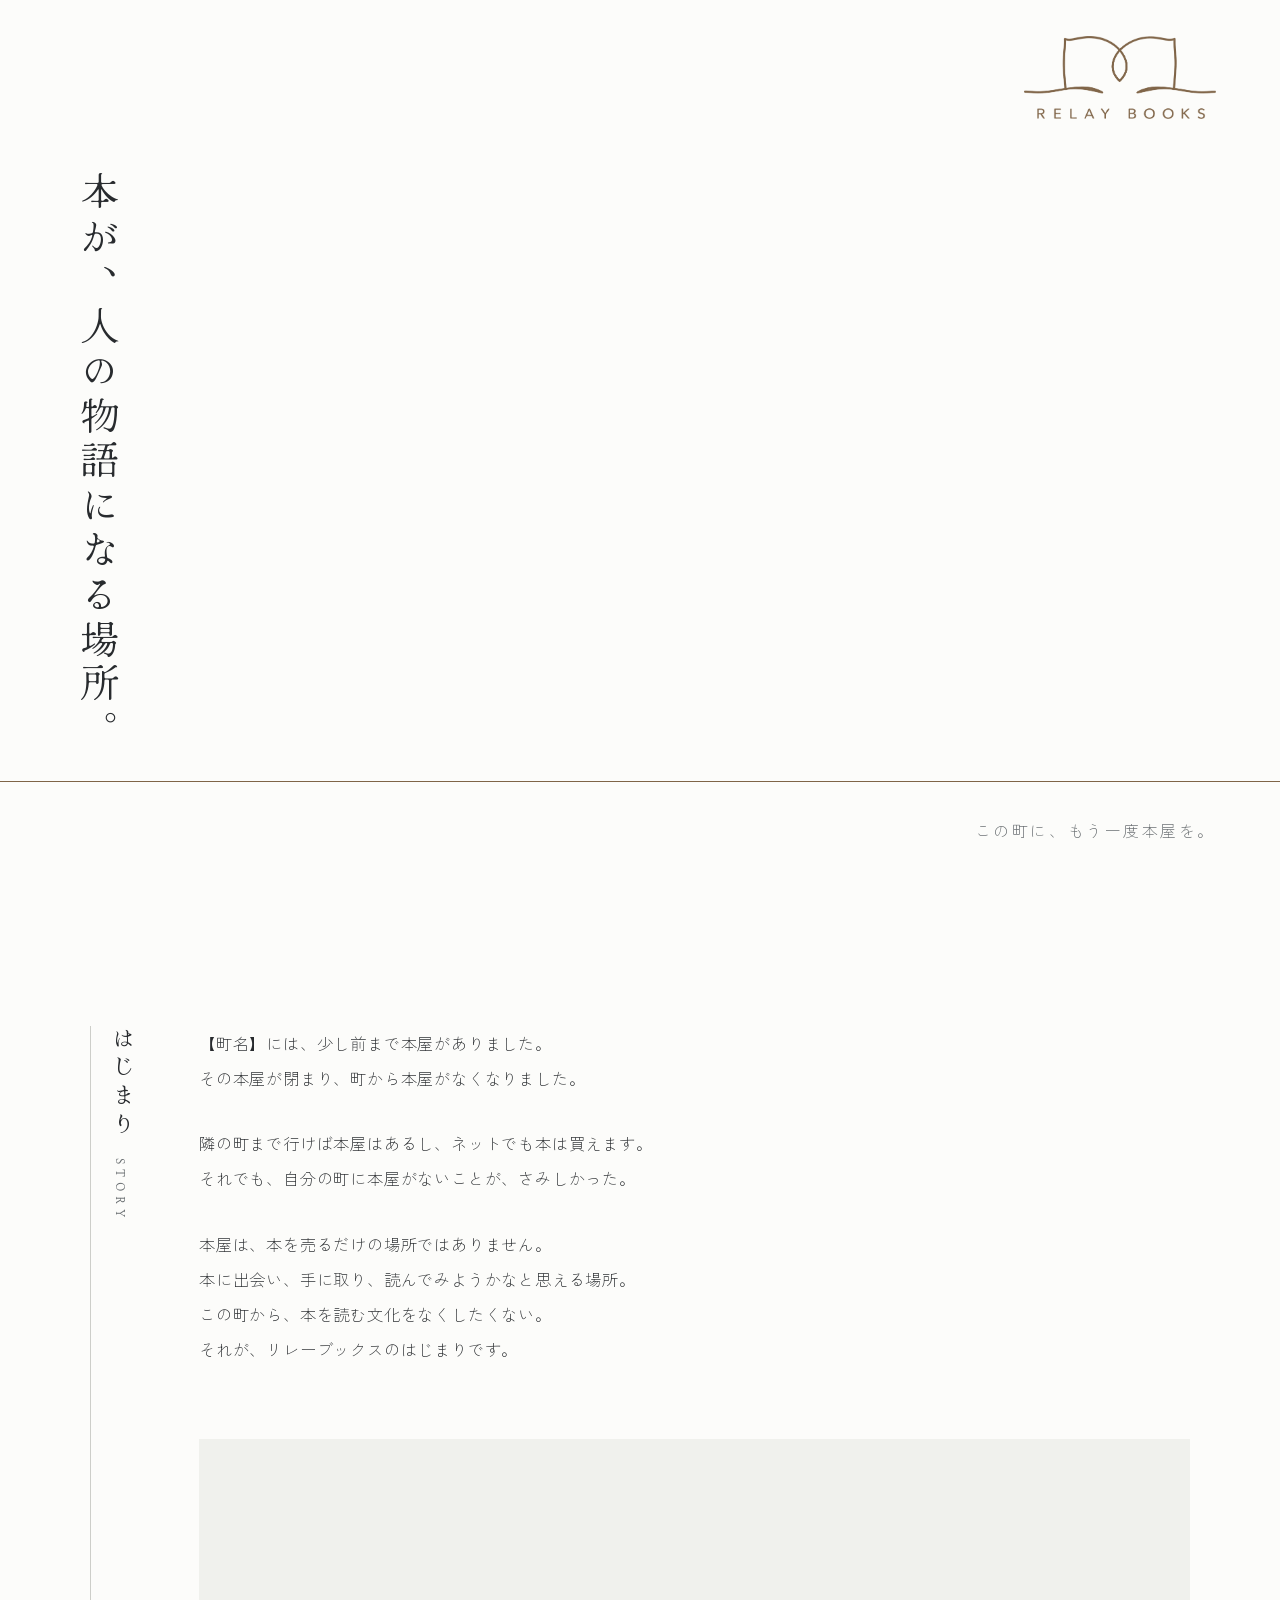
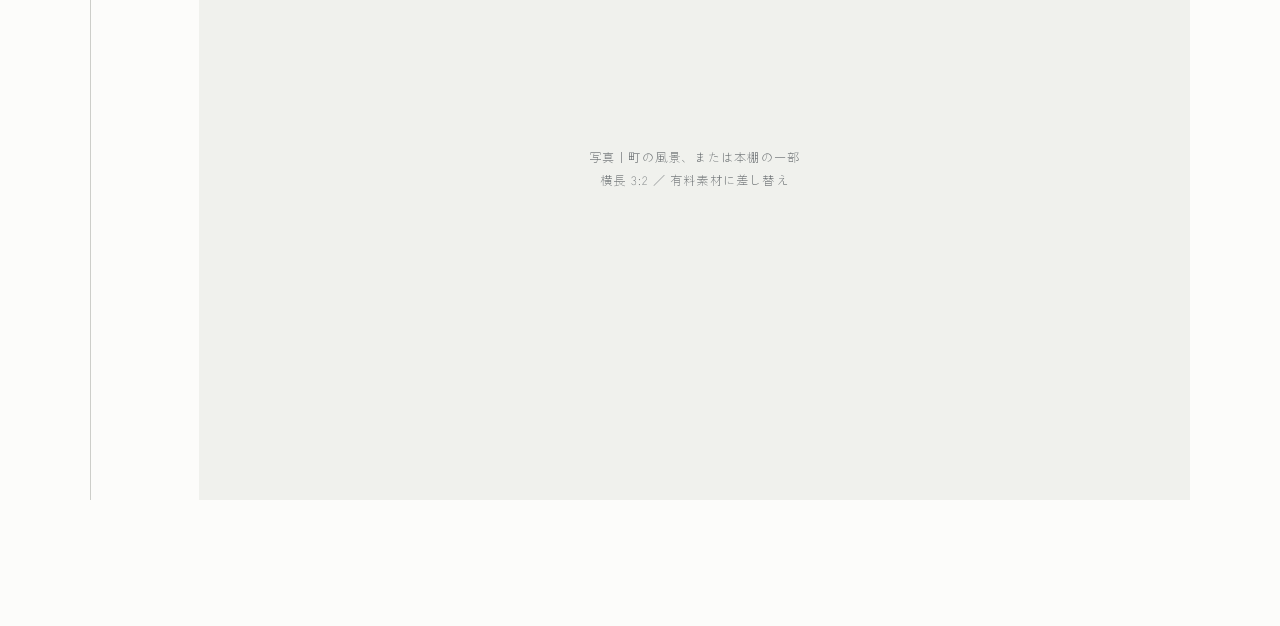
<file: design-directions/c.html>
<!doctype html>
<html lang="ja">
<head>
<meta charset="utf-8">
<meta name="viewport" content="width=device-width, initial-scale=1">
<title>リレーブックス｜デザイン案C 地平線と細い明朝</title>
<meta name="description" content="リレーブックスのデザイン方向性 案C。ファーストビューと「はじまり」セクションの見本。">
<link rel="stylesheet" href="fonts.css">
<style>
:root{
  --paper:#FCFCFA;
  --paper-2:#F0F1ED;
  --ink:#282B2E;
  --ink-muted:#656A6D;
  --brand:#7F6447;
  --line:#CDCEC9;
  --mincho:"Hina Mincho", serif;
  --gothic:"Zen Kaku Gothic New", sans-serif;
  --latin:"Spectral", serif;
  --gutter:clamp(1.25rem, 5vw, 5rem);
  --stroke:1px;
}
*,*::before,*::after{box-sizing:border-box}
html{-webkit-text-size-adjust:100%}
body{
  margin:0;
  background:var(--paper);
  color:var(--ink);
  font-family:var(--gothic);
  font-weight:300;
  letter-spacing:.05em;
  line-height:2;
  font-feature-settings:"palt" 1;
}
img{display:block; max-width:100%}
:focus-visible{outline:2px solid var(--brand); outline-offset:3px}

/* ---------- ファーストビュー ---------- */
.hero{
  min-height:100dvh;
  display:grid;
  grid-template-rows:auto 1fr auto auto;
  padding-inline:var(--gutter);
  padding-block:clamp(1.5rem,4vh,3rem) clamp(2rem,6vh,3.5rem);
}
.logo{justify-self:end}
.logo img{width:clamp(146px,20vw,192px); height:auto; display:block; margin-inline-start:auto}
.catch-area{
  display:flex;
  align-items:flex-end;
  padding-block:clamp(1rem,3vh,1.75rem);
}
.catch{
  writing-mode:vertical-rl;
  margin:0;
  font-family:var(--mincho);
  font-weight:400;
  font-size:clamp(1.25rem,4.6vw,2.35rem);
  line-height:1.9;
  letter-spacing:.18em;
}
/* 地平線：受け渡しの軸として画面端から端まで通す */
.hero-rule{
  margin-inline:calc(var(--gutter) * -1);
  height:var(--stroke);
  background:var(--brand);
  transform-origin:left center;
  animation:draw-across 1700ms cubic-bezier(.16,1,.3,1) 250ms both;
}
@keyframes draw-across{from{transform:scaleX(0)}to{transform:scaleX(1)}}
.sub{
  justify-self:end;
  margin:clamp(1.25rem,4vh,2rem) 0 0;
  font-size:clamp(.82rem,3.2vw,1rem);
  letter-spacing:.16em;
  color:var(--ink-muted);
}

/* ---------- はじまり ---------- */
.story{padding-inline:var(--gutter); padding-block:clamp(5rem,14vh,10rem)}
.story-inner{
  max-width:1100px;
  margin:0 auto;
  display:grid;
  grid-template-columns:auto 1fr;
  gap:clamp(1.5rem,5vw,4.5rem);
}
.sec-head{display:flex; gap:clamp(.85rem,2vw,1.4rem)}
.rule-s{width:var(--stroke); background:var(--line)}
.sec-title{
  writing-mode:vertical-rl;
  margin:0;
  font-family:var(--mincho);
  font-weight:400;
  font-size:clamp(1.05rem,3.6vw,1.35rem);
  letter-spacing:.32em;
  line-height:1;
}
.sec-latin{
  writing-mode:vertical-rl;
  font-family:var(--latin);
  font-weight:300;
  font-size:.72rem;
  letter-spacing:.44em;
  line-height:1;
  color:var(--ink-muted);
  margin-top:1.4em;
}
.prose{min-width:0}
.prose p{
  margin:0 0 1.85em;
  max-width:34ch;
  font-size:clamp(.94rem,3.6vw,1.02rem);
  line-height:2.15;
}
.prose p:last-of-type{margin-bottom:0}

/* 写真プレースホルダー（有料素材に差し替え） */
.ph{
  margin:clamp(3rem,8vh,5rem) 0 0;
  background:var(--paper-2);
  aspect-ratio:3/2;
  display:grid;
  place-items:center;
  padding:1.25rem;
}
.ph span{
  font-family:var(--gothic);
  font-size:.76rem;
  letter-spacing:.1em;
  line-height:1.95;
  color:var(--ink-muted);
  text-align:center;
}

@media (max-width:767px){
  .prose br.pc{display:none}
  .story-inner{gap:1.5rem}
  .prose p{max-width:none}
}
@media (prefers-reduced-motion: reduce){
  .hero-rule{animation:none}
}
</style>
</head>
<body>

<header class="hero">
  <div class="logo">
    <img src="../assets/logo/relay-books-logo.webp" width="1134" height="491"
         alt="リレーブックス RELAY BOOKS">
  </div>

  <div class="catch-area">
    <h1 class="catch">本が、人の物語になる場所。</h1>
  </div>

  <div class="hero-rule" aria-hidden="true"></div>

  <p class="sub">この町に、もう一度本屋を。</p>
</header>

<main>
  <section class="story">
    <div class="story-inner">
      <div class="sec-head">
        <div class="rule-s" aria-hidden="true"></div>
        <div>
          <h2 class="sec-title">はじまり</h2>
          <div class="sec-latin">STORY</div>
        </div>
      </div>

      <div class="prose">
        <p>【町名】には、少し前まで本屋がありました。<br class="pc">その本屋が閉まり、町から本屋がなくなりました。</p>
        <p>隣の町まで行けば本屋はあるし、ネットでも本は買えます。<br class="pc">それでも、自分の町に本屋がないことが、さみしかった。</p>
        <p>本屋は、本を売るだけの場所ではありません。<br class="pc">本に出会い、手に取り、読んでみようかなと思える場所。<br class="pc">この町から、本を読む文化をなくしたくない。<br class="pc">それが、リレーブックスのはじまりです。</p>

        <figure class="ph">
          <span>写真｜町の風景、または本棚の一部<br>横長 3:2 ／ 有料素材に差し替え</span>
        </figure>
      </div>
    </div>
  </section>
</main>

</body>
</html>
</file>
<file: assets/css/fonts.css>
/* 和文・欧文のWebフォント。二段構成になっている。

   1段目 range/  文字コードの範囲ごとに分けたファイル。全ての文字を網羅する。
   2段目 page/   このページに実際に出てくる文字だけを詰めた軽量版。

   同じ文字を両方が持つ場合、CSSの規定により後に書いたものが使われる。
   そのため通常は2段目だけが読み込まれ、転送量は数十KBで済む。
   文章を書き換えて2段目に無い文字が出てきたときだけ、1段目の該当ファイル
   が読み込まれて欠けを埋める。つまり文字が抜け落ちることはない。

   2段目は文章を変えても作り直さなくてよい。作り直せば転送量がまた最小に
   なるという程度の位置づけ。 */


/* ---- Zen Old Mincho 範囲ごとの分割 ---- */
@font-face {
  font-family: 'Zen Old Mincho';
  font-style: normal;
  font-weight: 400;
  font-display: swap;
  src: url(../fonts/zen-old-mincho/000.woff2) format('woff2');
  unicode-range: U+ffd7, U+ffda-ffdc, U+ffe0-ffe2, U+ffe4, U+ffe6, U+ffe8-ffee, U+1f100-1f10c, U+1f110-1f16c, U+1f170-1f1ac, U+1f200-1f202, U+1f210-1f234;
}
@font-face {
  font-family: 'Zen Old Mincho';
  font-style: normal;
  font-weight: 400;
  font-display: swap;
  src: url(../fonts/zen-old-mincho/001.woff2) format('woff2');
  unicode-range: U+fa10, U+fa12-fa6d, U+fb00-fb04, U+fe10-fe19, U+fe30-fe42, U+fe44-fe52, U+fe54-fe66, U+fe68-fe6b, U+ff02, U+ff04, U+ff07, U+ff51, U+ff5b, U+ff5d, U+ff5f-ff60, U+ff66, U+ff69, U+ff87, U+ffa1-ffbe, U+ffc2-ffc7, U+ffca-ffcf, U+ffd2-ffd6;
}
@font-face {
  font-family: 'Zen Old Mincho';
  font-style: normal;
  font-weight: 400;
  font-display: swap;
  src: url(../fonts/zen-old-mincho/002.woff2) format('woff2');
  unicode-range: U+f92d-f959, U+f95b-f9f2, U+f9f4-fa0b, U+fa0e-fa0f;
}
@font-face {
  font-family: 'Zen Old Mincho';
  font-style: normal;
  font-weight: 400;
  font-display: swap;
  src: url(../fonts/zen-old-mincho/003.woff2) format('woff2');
  unicode-range: U+9e8b-9e8c, U+9e8e-9e8f, U+9e91-9e92, U+9e95-9e96, U+9e98, U+9e9b, U+9e9d-9e9e, U+9ea4-9ea5, U+9ea8-9eaa, U+9eac-9eb0, U+9eb3-9eb5, U+9eb8, U+9ebc-9ebf, U+9ec3, U+9ec6, U+9ec8, U+9ecb-9ecd, U+9ecf-9ed1, U+9ed4-9ed5, U+9ed8, U+9edb-9ee0, U+9ee4-9ee5, U+9ee7-9ee8, U+9eec-9ef2, U+9ef4-9ef9, U+9efb-9eff, U+9f02-9f03, U+9f07-9f09, U+9f0e-9f12, U+9f14-9f17, U+9f19-9f1b, U+9f1f-9f22, U+9f26, U+9f2a-9f2c, U+9f2f, U+9f31-9f32, U+9f34, U+9f37, U+9f39-9f3a, U+9f3c-9f3f, U+9f41, U+9f43-9f47, U+9f4a, U+9f4e-9f50, U+9f52-9f58, U+9f5a, U+9f5d-9f61, U+9f63, U+9f66-9f6a, U+9f6c-9f73, U+9f75-9f77, U+9f7a, U+9f7d, U+9f7f, U+9f8f-9f92, U+9f94-9f97, U+9f99, U+9f9c-9fa3, U+9fa5, U+9fb4, U+9fbc-9fc2, U+9fc4, U+9fc6, U+9fcc, U+f900-f92c;
}
@font-face {
  font-family: 'Zen Old Mincho';
  font-style: normal;
  font-weight: 400;
  font-display: swap;
  src: url(../fonts/zen-old-mincho/004.woff2) format('woff2');
  unicode-range: U+9c3e, U+9c41, U+9c43-9c4a, U+9c4e-9c50, U+9c52-9c54, U+9c56, U+9c58, U+9c5a-9c61, U+9c63, U+9c65, U+9c67-9c6b, U+9c6d-9c6e, U+9c70, U+9c72, U+9c75-9c78, U+9c7a-9c7c, U+9ce6-9ce7, U+9ceb-9cec, U+9cf0, U+9cf2, U+9cf6-9cf7, U+9cf9, U+9d02-9d03, U+9d06-9d09, U+9d0b, U+9d0e, U+9d11-9d12, U+9d15, U+9d17-9d18, U+9d1b-9d1f, U+9d23, U+9d26, U+9d2a-9d2c, U+9d2f-9d30, U+9d32-9d34, U+9d3a, U+9d3c-9d3f, U+9d41-9d48, U+9d4a, U+9d50-9d54, U+9d59, U+9d5d-9d65, U+9d69-9d6c, U+9d6f-9d70, U+9d72-9d73, U+9d76-9d77, U+9d7a-9d7c, U+9d7e, U+9d83-9d84, U+9d86-9d87, U+9d89-9d8a, U+9d8d-9d8e, U+9d92-9d93, U+9d95-9d9a, U+9da1, U+9da4, U+9da9-9dac, U+9dae, U+9db1-9db2, U+9db5, U+9db8-9dbd, U+9dbf-9dc4, U+9dc6-9dc7, U+9dc9-9dca, U+9dcf, U+9dd3-9dd7, U+9dd9-9dda, U+9dde-9de0, U+9de3, U+9de5-9de7, U+9de9, U+9deb, U+9ded-9df0, U+9df3-9df4, U+9df8, U+9dfd-9dfe, U+9e02, U+9e07, U+9e0a, U+9e0d-9e0e, U+9e10-9e12, U+9e15-9e16, U+9e19-9e1f, U+9e75, U+9e79-9e7d, U+9e80-9e85, U+9e87-9e88;
}
@font-face {
  font-family: 'Zen Old Mincho';
  font-style: normal;
  font-weight: 400;
  font-display: swap;
  src: url(../fonts/zen-old-mincho/005.woff2) format('woff2');
  unicode-range: U+9ae5-9ae7, U+9ae9, U+9aeb-9aec, U+9aee-9aef, U+9af1-9af5, U+9af7, U+9af9-9afb, U+9afd, U+9aff-9b06, U+9b08-9b09, U+9b0b-9b0e, U+9b10, U+9b12, U+9b16, U+9b18-9b1d, U+9b1f-9b20, U+9b22-9b23, U+9b25-9b2f, U+9b32-9b35, U+9b37, U+9b39-9b3b, U+9b3d, U+9b43-9b44, U+9b48, U+9b4b-9b4f, U+9b51, U+9b55-9b58, U+9b5b, U+9b5e, U+9b61, U+9b63, U+9b65-9b66, U+9b68, U+9b6a-9b6f, U+9b72-9b79, U+9b7f-9b80, U+9b83-9b87, U+9b89-9b8b, U+9b8d, U+9b8f-9b94, U+9b96-9b97, U+9b9a, U+9b9d-9ba0, U+9ba6-9ba7, U+9ba9-9baa, U+9bac, U+9bb0-9bb2, U+9bb4, U+9bb7-9bb9, U+9bbb-9bbc, U+9bbe-9bc1, U+9bc6-9bc8, U+9bca, U+9bce-9bd2, U+9bd4, U+9bd7-9bd8, U+9bdd, U+9bdf, U+9be1-9be5, U+9be7, U+9bea-9beb, U+9bee-9bf3, U+9bf5, U+9bf7-9bfa, U+9bfd, U+9bff-9c00, U+9c02, U+9c04, U+9c06, U+9c08-9c0d, U+9c0f-9c16, U+9c18-9c1e, U+9c21-9c2a, U+9c2d-9c32, U+9c35-9c37, U+9c39-9c3a, U+9c3d;
}
@font-face {
  font-family: 'Zen Old Mincho';
  font-style: normal;
  font-weight: 400;
  font-display: swap;
  src: url(../fonts/zen-old-mincho/006.woff2) format('woff2');
  unicode-range: U+98eb, U+98ed-98ee, U+98f0-98f1, U+98f3, U+98f6, U+9902, U+9907-9909, U+9911-9912, U+9914-9918, U+991a-9922, U+9924, U+9926-9927, U+992b-992c, U+992e, U+9931-9935, U+9939-993e, U+9940-9942, U+9945-9949, U+994b-994e, U+9950-9952, U+9954-9955, U+9958-9959, U+995b-995c, U+995e-9960, U+9963, U+9997-9998, U+999b, U+999d-999f, U+99a3, U+99a5-99a6, U+99a8, U+99ad-99ae, U+99b0-99b2, U+99b5, U+99b9-99ba, U+99bc-99bd, U+99bf, U+99c1, U+99c3, U+99c8-99c9, U+99d1, U+99d3-99d5, U+99d8-99df, U+99e1-99e2, U+99e7, U+99ea-99ee, U+99f0-99f2, U+99f4-99f5, U+99f8-99f9, U+99fb-99fe, U+9a01-9a05, U+9a08, U+9a0a-9a0c, U+9a0f-9a11, U+9a16, U+9a1a, U+9a1e, U+9a20, U+9a22-9a24, U+9a27, U+9a2b, U+9a2d-9a2e, U+9a31, U+9a33, U+9a35-9a38, U+9a3e, U+9a40-9a45, U+9a47, U+9a4a-9a4e, U+9a51-9a52, U+9a54-9a58, U+9a5b, U+9a5d, U+9a5f, U+9a62, U+9a64-9a65, U+9a69-9a6c, U+9aaa, U+9aac-9ab0, U+9ab2, U+9ab4-9ab7, U+9ab9, U+9abb-9ac1, U+9ac3, U+9ac6, U+9ac8, U+9ace-9ad3, U+9ad5-9ad7, U+9adb-9adc, U+9ade-9ae0, U+9ae2-9ae4;
}
@font-face {
  font-family: 'Zen Old Mincho';
  font-style: normal;
  font-weight: 400;
  font-display: swap;
  src: url(../fonts/zen-old-mincho/007.woff2) format('woff2');
  unicode-range: U+971d, U+9721-9724, U+9728, U+972a, U+9730-9731, U+9733, U+9736, U+9738-9739, U+973b, U+973d-973e, U+9741-9744, U+9746-974a, U+974d-974f, U+9751, U+9755, U+9757-9758, U+975a-975c, U+9760-9761, U+9763-9764, U+9766-9768, U+976a-976b, U+976e, U+9771, U+9773, U+9776-977d, U+977f-9781, U+9785-9786, U+9789, U+978b, U+978f-9790, U+9795-9797, U+9799-979a, U+979c, U+979e-97a0, U+97a2-97a3, U+97a6, U+97a8, U+97ab-97ac, U+97ae, U+97b1-97b6, U+97b8-97ba, U+97bc, U+97be-97bf, U+97c1, U+97c3-97ce, U+97d0-97d1, U+97d4, U+97d7-97d9, U+97db-97de, U+97e0-97e1, U+97e4, U+97e6, U+97ed-97ef, U+97f1-97f2, U+97f4-97f8, U+97fa, U+9804, U+9807, U+980a, U+980c-980f, U+9814, U+9816-9817, U+9819-981a, U+981c, U+981e, U+9820-9821, U+9823-9826, U+982b, U+982e-9830, U+9832-9835, U+9837, U+9839, U+983d-983e, U+9844, U+9846-9847, U+984a-984b, U+984f, U+9851-9853, U+9856-9857, U+9859-985b, U+9862-9863, U+9865-9866, U+986a-986c, U+986f-9871, U+9873-9875, U+98aa-98ab, U+98ad-98ae, U+98b0-98b1, U+98b4, U+98b6-98b8, U+98ba-98bc, U+98bf, U+98c2-98c8, U+98cb-98cc, U+98ce, U+98dc, U+98de, U+98e0-98e1, U+98e3, U+98e5-98e7, U+98e9-98ea;
}
@font-face {
  font-family: 'Zen Old Mincho';
  font-style: normal;
  font-weight: 400;
  font-display: swap;
  src: url(../fonts/zen-old-mincho/008.woff2) format('woff2');
  unicode-range: U+944a, U+944c, U+9452-9453, U+9455, U+9459-945c, U+945e-9463, U+9468, U+946a-946b, U+946d-9472, U+9475, U+9477, U+947c-947f, U+9481, U+9483-9485, U+9578-9579, U+957e-957f, U+9582, U+9584, U+9586-9588, U+958a, U+958c-958f, U+9592, U+9594, U+9596, U+9598-9599, U+959d-95a1, U+95a4, U+95a6-95a9, U+95ab-95ad, U+95b1, U+95b4, U+95b6, U+95b9-95bf, U+95c3, U+95c6, U+95c8-95cd, U+95d0-95d6, U+95d9-95da, U+95dc-95e2, U+95e4-95e6, U+95e8, U+961d-961e, U+9621-9622, U+9624-9626, U+9628, U+962c, U+962e-962f, U+9631, U+9633-9634, U+9637-963a, U+963c-963d, U+9641-9642, U+964b-964c, U+964f, U+9652, U+9654, U+9656-9658, U+965c-965f, U+9661, U+9666, U+966a, U+966c, U+966e, U+9672, U+9674, U+9677, U+967b-967c, U+967e-967f, U+9681-9684, U+9689, U+968b, U+968d, U+9691, U+9695-9698, U+969a, U+969d, U+969f, U+96a4-96aa, U+96ae-96b4, U+96b6, U+96b8-96bb, U+96bd, U+96c1, U+96c9-96cb, U+96cd-96ce, U+96d2, U+96d5-96d6, U+96d8-96da, U+96dc-96df, U+96e9, U+96ef, U+96f1, U+96f9-96fa, U+9702-9706, U+9708-9709, U+970d-970f, U+9711, U+9713-9714, U+9716, U+9719-971b;
}
@font-face {
  font-family: 'Zen Old Mincho';
  font-style: normal;
  font-weight: 400;
  font-display: swap;
  src: url(../fonts/zen-old-mincho/009.woff2) format('woff2');
  unicode-range: U+92bc-92bd, U+92bf-92c3, U+92c5-92c8, U+92cb-92d0, U+92d2-92d3, U+92d5, U+92d7-92d9, U+92dc-92dd, U+92df-92e1, U+92e3-92e5, U+92e7-92ea, U+92ec, U+92ee, U+92f0, U+92f2, U+92f7-92fb, U+92ff-9300, U+9302, U+9304, U+9308, U+930d, U+930f-9311, U+9314-9315, U+9318-931a, U+931c-931f, U+9321-9325, U+9327-932b, U+932e, U+9333-9337, U+933a-933b, U+9344, U+9347-934a, U+934d, U+9350-9352, U+9354-9358, U+935a, U+935c, U+935e, U+9360, U+9364-9365, U+9367, U+9369-936d, U+936f-9371, U+9373-9374, U+9376, U+937a, U+937d-9382, U+9388, U+938a-938b, U+938d, U+938f, U+9392, U+9394-9395, U+9397-9398, U+939a-939b, U+939e, U+93a1, U+93a3-93a4, U+93a6, U+93a8-93a9, U+93ab-93ad, U+93b0, U+93b4-93b6, U+93b9-93bb, U+93c1, U+93c3-93cd, U+93d0-93d1, U+93d3, U+93d6-93d9, U+93dc-93df, U+93e2, U+93e4-93e8, U+93f1, U+93f5, U+93f7-93fb, U+93fd, U+9401-9404, U+9407-9409, U+940d-9410, U+9413-9417, U+9419-941a, U+941f, U+9421, U+942b, U+942e-942f, U+9431-9434, U+9436, U+9438, U+943a-943b, U+943d, U+943f, U+9441, U+9443-9445, U+9448;
}
@font-face {
  font-family: 'Zen Old Mincho';
  font-style: normal;
  font-weight: 400;
  font-display: swap;
  src: url(../fonts/zen-old-mincho/010.woff2) format('woff2');
  unicode-range: U+9143, U+9146-914c, U+914f, U+9153, U+9156-915b, U+9161, U+9163-9165, U+9167, U+9169, U+916d, U+9172-9174, U+9179-917b, U+9181-9183, U+9185-9187, U+9189-918b, U+918e, U+9191, U+9193-9195, U+9197-9198, U+919e, U+91a1-91a2, U+91a6, U+91a8, U+91aa-91b6, U+91ba-91bd, U+91bf-91c6, U+91c9, U+91cb, U+91d0, U+91d3-91d4, U+91d6-91d7, U+91d9-91db, U+91de-91df, U+91e1, U+91e4-91e6, U+91e9-91ea, U+91ec-91f1, U+91f5-91f7, U+91f9, U+91fb-91fd, U+91ff-9201, U+9204-9207, U+9209-920a, U+920c, U+920e, U+9210-9218, U+921c-921e, U+9223-9226, U+9228-9229, U+922c, U+922e-9230, U+9233, U+9235-923a, U+923c, U+923e-9240, U+9242-9243, U+9245-924b, U+924d-9251, U+9256-925a, U+925c-925e, U+9260-9261, U+9264-9269, U+926e-9270, U+9275-9279, U+927b-927f, U+9288-928a, U+928d-928e, U+9291-9293, U+9295-9297, U+9299, U+929b-929c, U+929f-92a0, U+92a4-92a5, U+92a7-92a8, U+92ab, U+92af, U+92b2-92b3, U+92b6-92bb;
}
@font-face {
  font-family: 'Zen Old Mincho';
  font-style: normal;
  font-weight: 400;
  font-display: swap;
  src: url(../fonts/zen-old-mincho/011.woff2) format('woff2');
  unicode-range: U+8f52-8f55, U+8f57-8f58, U+8f5c-8f5e, U+8f61-8f66, U+8f9c-8f9d, U+8f9f-8fa2, U+8fa4-8fa8, U+8fad-8faf, U+8fb4-8fb8, U+8fbe, U+8fc0-8fc2, U+8fc6, U+8fc8, U+8fca-8fcb, U+8fcd, U+8fd0, U+8fd2-8fd3, U+8fd5, U+8fda, U+8fe0, U+8fe2-8fe5, U+8fe8-8fea, U+8fed-8fef, U+8ff1, U+8ff4-8ff6, U+8ff8-8ffb, U+8ffe, U+9002, U+9004-9005, U+9008, U+900b-900e, U+9011, U+9013, U+9015-9016, U+9018, U+901b, U+901e, U+9021, U+9027-902a, U+902c-902d, U+902f, U+9033-9037, U+9039, U+903c, U+903e-903f, U+9041, U+9043-9044, U+9049, U+904c, U+904f-9052, U+9056, U+9058, U+905b-905e, U+9062, U+9066-9068, U+906c, U+906f-9070, U+9072, U+9074, U+9076, U+9079, U+9080-9083, U+9085, U+9087-9088, U+908b-908c, U+908e-9090, U+9095, U+9097-9099, U+909b, U+90a0-90a2, U+90a5, U+90a8, U+90af-90b6, U+90bd-90be, U+90c3-90c5, U+90c7-90c9, U+90cc, U+90d2, U+90d5, U+90d7-90d9, U+90db-90df, U+90e2, U+90e4-90e5, U+90eb, U+90ef-90f0, U+90f2, U+90f4, U+90f6, U+90fe-9100, U+9102, U+9104-9106, U+9108, U+910d, U+9110, U+9112, U+9114-911a, U+911c, U+911e, U+9120, U+9122-9123, U+9125, U+9127, U+9129, U+912d-9132, U+9134, U+9136-9137, U+9139-913a, U+913c-913d;
}
@font-face {
  font-family: 'Zen Old Mincho';
  font-style: normal;
  font-weight: 400;
  font-display: swap;
  src: url(../fonts/zen-old-mincho/012.woff2) format('woff2');
  unicode-range: U+8dc0, U+8dc2, U+8dc5-8dc8, U+8dca-8dcc, U+8dce-8dcf, U+8dd1, U+8dd4-8dd7, U+8dd9-8ddb, U+8ddf, U+8de3-8de5, U+8de7, U+8dea-8dec, U+8df0-8df2, U+8df4, U+8dfc-8dfd, U+8dff, U+8e01, U+8e04-8e06, U+8e08-8e09, U+8e0b-8e0c, U+8e10-8e11, U+8e14, U+8e16, U+8e1d-8e23, U+8e26-8e27, U+8e30-8e31, U+8e33-8e39, U+8e3d, U+8e40-8e42, U+8e44, U+8e47-8e50, U+8e54-8e55, U+8e59, U+8e5b-8e64, U+8e69, U+8e6c-8e6d, U+8e6f-8e72, U+8e75-8e77, U+8e79-8e7c, U+8e81-8e85, U+8e89, U+8e8b, U+8e90-8e95, U+8e98-8e9b, U+8e9d-8e9e, U+8ea1-8ea2, U+8ea7, U+8ea9-8eaa, U+8eac-8eb1, U+8eb3, U+8eb5-8eb6, U+8eba-8ebb, U+8ebe, U+8ec0-8ec1, U+8ec3-8ec8, U+8ecb, U+8ecf, U+8ed1, U+8ed4, U+8edb-8edc, U+8ee3, U+8ee8, U+8eeb, U+8eed-8eee, U+8ef0-8ef1, U+8ef7, U+8ef9-8efc, U+8efe, U+8f00, U+8f02, U+8f05, U+8f07-8f08, U+8f0a, U+8f0f-8f10, U+8f12-8f13, U+8f15-8f19, U+8f1b-8f1c, U+8f1e-8f21, U+8f23, U+8f25-8f28, U+8f2b-8f2f, U+8f33-8f37, U+8f39-8f3b, U+8f3e, U+8f40-8f43, U+8f45-8f47, U+8f49-8f4a, U+8f4c-8f4f, U+8f51;
}
@font-face {
  font-family: 'Zen Old Mincho';
  font-style: normal;
  font-weight: 400;
  font-display: swap;
  src: url(../fonts/zen-old-mincho/013.woff2) format('woff2');
  unicode-range: U+8b2d, U+8b30, U+8b37, U+8b3c, U+8b3e, U+8b41-8b46, U+8b48-8b49, U+8b4c-8b4f, U+8b51-8b54, U+8b56, U+8b59, U+8b5b, U+8b5e-8b5f, U+8b63, U+8b69, U+8b6b-8b6d, U+8b6f, U+8b71, U+8b74, U+8b76, U+8b78-8b79, U+8b7c-8b81, U+8b84-8b85, U+8b8a-8b8f, U+8b92-8b96, U+8b99-8b9a, U+8b9c-8ba0, U+8c38-8c3a, U+8c3d-8c3f, U+8c41, U+8c45, U+8c47-8c49, U+8c4b-8c4c, U+8c4e-8c51, U+8c53-8c55, U+8c57-8c59, U+8c5b, U+8c5d, U+8c62-8c64, U+8c66, U+8c68-8c69, U+8c6b-8c6d, U+8c73, U+8c75-8c76, U+8c78, U+8c7a-8c7c, U+8c7e, U+8c82, U+8c85-8c87, U+8c89-8c8b, U+8c8d-8c8e, U+8c90, U+8c92-8c94, U+8c98-8c99, U+8c9b-8c9c, U+8c9f, U+8ca4, U+8cad-8cae, U+8cb2-8cb3, U+8cb6, U+8cb9-8cba, U+8cbd, U+8cc1-8cc2, U+8cc4-8cc6, U+8cc8-8cc9, U+8ccb, U+8ccd-8ccf, U+8cd2, U+8cd5-8cd6, U+8cd9-8cda, U+8cdd, U+8ce1, U+8ce3-8ce4, U+8ce6, U+8ce8, U+8cec, U+8cef-8cf2, U+8cf4-8cf5, U+8cf7-8cf8, U+8cfa-8cfb, U+8cfd-8cff, U+8d01, U+8d03-8d04, U+8d07, U+8d09-8d0b, U+8d0d-8d10, U+8d12-8d14, U+8d16-8d17, U+8d1b-8d1d, U+8d65, U+8d67, U+8d69, U+8d6b-8d6e, U+8d71, U+8d73, U+8d76, U+8d7f, U+8d81-8d82, U+8d84, U+8d88, U+8d8d, U+8d90-8d91, U+8d95, U+8d99, U+8d9e-8da0, U+8da6, U+8da8, U+8dab-8dac, U+8daf, U+8db2, U+8db5, U+8db7, U+8db9-8dbc, U+8dbe;
}
@font-face {
  font-family: 'Zen Old Mincho';
  font-style: normal;
  font-weight: 400;
  font-display: swap;
  src: url(../fonts/zen-old-mincho/014.woff2) format('woff2');
  unicode-range: U+8973-8975, U+8977, U+897a-897e, U+8980, U+8983, U+8988-898a, U+898d, U+8990, U+8993-8995, U+8998, U+899b-899c, U+899f-89a1, U+89a5-89a6, U+89a9, U+89ac, U+89af-89b0, U+89b2, U+89b4-89b7, U+89ba, U+89bc-89bd, U+89bf-89c1, U+89d4-89d8, U+89da, U+89dc-89dd, U+89e5, U+89e7, U+89e9, U+89eb, U+89ed, U+89f1, U+89f3-89f4, U+89f6, U+89f8-89f9, U+89fd, U+89ff, U+8a01, U+8a04-8a05, U+8a07, U+8a0c, U+8a0f-8a12, U+8a14-8a16, U+8a1b, U+8a1d-8a1e, U+8a20-8a22, U+8a24-8a26, U+8a2b-8a2c, U+8a2f, U+8a35-8a37, U+8a3b, U+8a3d-8a3e, U+8a40-8a41, U+8a43, U+8a45-8a49, U+8a4d-8a4e, U+8a51-8a54, U+8a56-8a58, U+8a5b-8a5d, U+8a61-8a62, U+8a65, U+8a67, U+8a6c-8a6d, U+8a75-8a77, U+8a79-8a7c, U+8a7e-8a80, U+8a82-8a86, U+8a8b, U+8a8f-8a92, U+8a96-8a97, U+8a99-8a9a, U+8a9f, U+8aa1, U+8aa3, U+8aa5-8aaa, U+8aae-8aaf, U+8ab3, U+8ab6-8ab7, U+8abb-8abc, U+8abe, U+8ac2-8ac4, U+8ac6, U+8ac8-8aca, U+8acc-8acd, U+8ad0-8ad1, U+8ad3-8ad5, U+8ad7, U+8ada-8ae2, U+8ae4, U+8ae7, U+8aeb-8aec, U+8aee, U+8af0-8af1, U+8af3-8af7, U+8afa, U+8afc, U+8aff, U+8b01-8b02, U+8b04-8b07, U+8b0a-8b0d, U+8b0f-8b11, U+8b14, U+8b16, U+8b1a, U+8b1c, U+8b1e-8b20, U+8b26, U+8b28, U+8b2b-8b2c;
}
@font-face {
  font-family: 'Zen Old Mincho';
  font-style: normal;
  font-weight: 400;
  font-display: swap;
  src: url(../fonts/zen-old-mincho/015.woff2) format('woff2');
  unicode-range: U+87e2-87e6, U+87ea-87ed, U+87ef, U+87f1, U+87f3, U+87f5-87f8, U+87fa-87fb, U+87fe-87ff, U+8801, U+8803, U+8805-8807, U+8809-880b, U+880d-8816, U+8818-881c, U+881e-881f, U+8821-8822, U+8827-8828, U+882d-882e, U+8830-8832, U+8835-8836, U+8839-883c, U+8841-8845, U+8848-884b, U+884d-884e, U+8851-8852, U+8855-8856, U+8858-885a, U+885c, U+885e-8860, U+8862, U+8864, U+8869, U+886b, U+886e-886f, U+8871-8872, U+8875, U+8877, U+8879, U+887b, U+887d-887e, U+8880-8882, U+8888, U+888d, U+8892, U+8897-889c, U+889e-88a0, U+88a2, U+88a4, U+88a8, U+88aa, U+88ae, U+88b0-88b1, U+88b5, U+88b7, U+88ba, U+88bc-88c0, U+88c3-88c4, U+88c6, U+88ca-88ce, U+88d1-88d4, U+88d8-88d9, U+88db, U+88dd-88e1, U+88e7-88e8, U+88ef-88f2, U+88f4-88f5, U+88f7, U+88f9, U+88fc, U+8901-8902, U+8904, U+8906, U+890a, U+890c-890f, U+8913, U+8915-8916, U+8918-891a, U+891c-891e, U+8920, U+8925-8928, U+892a-892b, U+8930-8932, U+8935-893b, U+893e, U+8940-8946, U+8949, U+894c-894d, U+894f, U+8952, U+8956-8957, U+895a-895c, U+895e, U+8960-8964, U+8966, U+896a-896b, U+896d-8970;
}
@font-face {
  font-family: 'Zen Old Mincho';
  font-style: normal;
  font-weight: 400;
  font-display: swap;
  src: url(../fonts/zen-old-mincho/016.woff2) format('woff2');
  unicode-range: U+8655-8659, U+865b, U+865d-8664, U+8667, U+8669, U+866c, U+866f, U+8671, U+8675-8677, U+867a-867b, U+867d, U+8687-8689, U+868b-868d, U+8691, U+8693, U+8695-8696, U+8698, U+869a, U+869c-869d, U+86a1, U+86a3-86a4, U+86a6-86ab, U+86ad, U+86af-86b1, U+86b3-86b9, U+86bf-86c1, U+86c3-86c6, U+86c9, U+86cb, U+86ce, U+86d1-86d2, U+86d4-86d5, U+86d7, U+86da, U+86dc, U+86de-86e0, U+86e3-86e7, U+86e9, U+86ec-86ed, U+86ef, U+86f8-86fe, U+8700, U+8703-870b, U+870d-8714, U+8719-871a, U+871e-871f, U+8721-8723, U+8725, U+8728-8729, U+872e-872f, U+8731-8732, U+8734, U+8737, U+8739-8740, U+8743, U+8745, U+8749, U+874b-874e, U+8751, U+8753, U+8755, U+8757-8759, U+875d, U+875f-8761, U+8763-8766, U+8768, U+876a, U+876e-876f, U+8771-8772, U+8774, U+8778, U+877b-877c, U+877f, U+8782-8789, U+878b-878c, U+878e, U+8790, U+8793, U+8795, U+8797-8799, U+879e-87a0, U+87a2-87a3, U+87a7, U+87ab-87af, U+87b1, U+87b3, U+87b5, U+87bb, U+87bd-87c1, U+87c4, U+87c6-87cb, U+87ce, U+87d0, U+87d2, U+87d5-87d6, U+87d9-87da, U+87dc, U+87df-87e0;
}
@font-face {
  font-family: 'Zen Old Mincho';
  font-style: normal;
  font-weight: 400;
  font-display: swap;
  src: url(../fonts/zen-old-mincho/017.woff2) format('woff2');
  unicode-range: U+84b4, U+84b9-84bb, U+84bd-84c2, U+84c6-84ca, U+84cc-84d1, U+84d3, U+84d6, U+84d9-84da, U+84dc, U+84e7, U+84ea, U+84ec, U+84ef-84f2, U+84f4, U+84f7, U+84fa-84fd, U+84ff-8500, U+8502-8503, U+8506-8507, U+850c, U+850e, U+8510, U+8514-8515, U+8517-8518, U+851a-851c, U+851e-851f, U+8521-8525, U+8527, U+852a-852c, U+852f, U+8532-8534, U+8536, U+853e-8541, U+8543, U+8546, U+8548, U+854a-854b, U+854f-8553, U+8555-855a, U+855c-8564, U+8569-856b, U+856d, U+856f, U+8577, U+8579-857b, U+857d-8581, U+8585-8586, U+8588-858c, U+858f-8591, U+8593, U+8597-8598, U+859b-859d, U+859f-85a0, U+85a2, U+85a4-85a5, U+85a7-85a8, U+85ad-85b0, U+85b4, U+85b6-85ba, U+85bc-85bf, U+85c1-85c2, U+85c7, U+85c9-85cb, U+85ce-85d0, U+85d5, U+85d8-85da, U+85dc, U+85df-85e1, U+85e5-85e6, U+85e8, U+85ed, U+85f3-85f4, U+85f6-85f7, U+85f9-85fa, U+85fc, U+85fe-8600, U+8602, U+8604-8606, U+860a-860b, U+860d-860e, U+8610-8613, U+8616-861b, U+861e, U+8621-8622, U+8624, U+8627, U+8629, U+862f-8630, U+8636, U+8638-863a, U+863c-863d, U+863f-8642, U+8646, U+864d, U+8652-8654;
}
@font-face {
  font-family: 'Zen Old Mincho';
  font-style: normal;
  font-weight: 400;
  font-display: swap;
  src: url(../fonts/zen-old-mincho/018.woff2) format('woff2');
  unicode-range: U+82e8, U+82ea, U+82ed, U+82ef, U+82f3-82f4, U+82f6-82f7, U+82f9, U+82fb, U+82fd-82fe, U+8300-8301, U+8303, U+8306-8308, U+830a-830c, U+8316-8318, U+831b, U+831d-831f, U+8321-8323, U+832b-8335, U+8337, U+833a, U+833c-833d, U+8340, U+8342-8347, U+834a, U+834d-8351, U+8353-8357, U+835a, U+8362-8363, U+8370, U+8373, U+8375, U+8378, U+837c-837d, U+837f-8380, U+8382, U+8384-8387, U+838a, U+838d-838e, U+8392-8396, U+8398-83a0, U+83a2, U+83a6-83ad, U+83b1, U+83b5, U+83bd-83c1, U+83c7, U+83c9, U+83ce-83d1, U+83d4, U+83d6, U+83d8, U+83dd, U+83df-83e1, U+83e5, U+83e8, U+83ea-83eb, U+83f0, U+83f2, U+83f4, U+83f6-83f9, U+83fb-83fd, U+8401, U+8403-8404, U+8406-8407, U+840a-840b, U+840d, U+840f, U+8411, U+8413, U+8415, U+8417, U+8419, U+8420, U+8422, U+842a, U+842f, U+8431, U+8435, U+8438-8439, U+843c, U+8445-8448, U+844a, U+844d-844f, U+8451-8452, U+8456, U+8458-845a, U+845c, U+845f-8462, U+8464-8467, U+8469-846b, U+846d-8470, U+8473-8474, U+8476-847a, U+847c-847d, U+8481-8482, U+8484-8485, U+848b, U+8490, U+8492-8493, U+8495, U+8497, U+849c, U+849e-849f, U+84a1, U+84a6, U+84a8-84aa, U+84ad, U+84af, U+84b1;
}
@font-face {
  font-family: 'Zen Old Mincho';
  font-style: normal;
  font-weight: 400;
  font-display: swap;
  src: url(../fonts/zen-old-mincho/019.woff2) format('woff2');
  unicode-range: U+814a, U+814c, U+8151-8153, U+8157, U+815f-8161, U+8165-8169, U+816d-816f, U+8171, U+8173-8174, U+8177, U+8180-8186, U+8188, U+818a-818b, U+818e, U+8190, U+8193, U+8195-8196, U+8198, U+819b, U+819e, U+81a0, U+81a2, U+81a4, U+81a9, U+81ae, U+81b0, U+81b2, U+81b4-81b5, U+81b8, U+81ba-81bb, U+81bd-81be, U+81c0-81c3, U+81c5-81c6, U+81c8-81cb, U+81cd-81cf, U+81d1, U+81d5-81db, U+81dd-81e1, U+81e4-81e5, U+81e7, U+81eb-81ec, U+81ef-81f2, U+81f5-81f6, U+81f8-81fb, U+81fd-8205, U+8209-820b, U+820d, U+820f, U+8212-8214, U+8216, U+8219-821d, U+8221-8222, U+8228-8229, U+822b, U+822e, U+8232-8235, U+8237-8238, U+823a, U+823c, U+8240, U+8243-8246, U+8249, U+824b, U+824e-824f, U+8251, U+8256-825a, U+825c-825d, U+825f-8260, U+8262-8264, U+8267-8268, U+826a-826b, U+826d-826e, U+8271, U+8274, U+8277, U+8279, U+827b, U+827d-8281, U+8283-8284, U+8287, U+8289-828a, U+828d-828e, U+8291-8294, U+8296, U+8298-829b, U+829f-82a1, U+82a3-82a4, U+82a7-82ac, U+82ae, U+82b0, U+82b2, U+82b4, U+82b7, U+82ba-82bc, U+82be-82bf, U+82c5-82c6, U+82d0, U+82d2-82d3, U+82d5, U+82d9-82da, U+82dc, U+82de-82e4, U+82e7;
}
@font-face {
  font-family: 'Zen Old Mincho';
  font-style: normal;
  font-weight: 400;
  font-display: swap;
  src: url(../fonts/zen-old-mincho/020.woff2) format('woff2');
  unicode-range: U+7f77-7f79, U+7f7d-7f80, U+7f82-7f83, U+7f86-7f88, U+7f8b-7f8d, U+7f8f-7f91, U+7f94, U+7f96-7f97, U+7f9a, U+7f9c-7f9d, U+7fa1-7fa3, U+7fa6, U+7faa, U+7fad-7faf, U+7fb2, U+7fb4, U+7fb6, U+7fb8-7fb9, U+7fbc, U+7fbf-7fc0, U+7fc3, U+7fc5-7fc6, U+7fc8, U+7fca, U+7fce-7fcf, U+7fd5, U+7fdb, U+7fdf, U+7fe1, U+7fe3, U+7fe5-7fe6, U+7fe8-7fe9, U+7feb-7fec, U+7fee-7ff0, U+7ff2-7ff3, U+7ff9-7ffa, U+7ffd-7fff, U+8002, U+8004, U+8006-8008, U+800a-800f, U+8011-8014, U+8016, U+8018-8019, U+801c-8021, U+8024, U+8026, U+8028, U+802c, U+802e, U+8030, U+8034-8035, U+8037, U+8039-8040, U+8043-8044, U+8046, U+804a, U+8052, U+8058, U+805a, U+805f-8060, U+8062, U+8064, U+8066, U+8068, U+806d, U+806f-8073, U+8075-8076, U+8079, U+807b, U+807d-8081, U+8084-8088, U+808b, U+808e, U+8093, U+8099-809a, U+809c, U+809e, U+80a4, U+80a6-80a7, U+80ab-80ad, U+80b1, U+80b8-80b9, U+80c4-80c5, U+80c8, U+80ca, U+80cd, U+80cf, U+80d2, U+80d4-80db, U+80dd, U+80e0, U+80e4-80e6, U+80ed-80f3, U+80f5-80f7, U+80f9-80fc, U+80fe, U+8101, U+8103, U+8109, U+810b, U+810d, U+8116-8118, U+811b-811c, U+811e, U+8120, U+8123-8124, U+8127, U+8129, U+812b-812c, U+812f-8130, U+8135, U+8139-813a, U+813c-813e, U+8141, U+8145-8147;
}
@font-face {
  font-family: 'Zen Old Mincho';
  font-style: normal;
  font-weight: 400;
  font-display: swap;
  src: url(../fonts/zen-old-mincho/021.woff2) format('woff2');
  unicode-range: U+7d57, U+7d59-7d5d, U+7d63, U+7d65, U+7d67, U+7d6a, U+7d6e, U+7d70, U+7d72-7d73, U+7d78, U+7d7a-7d7b, U+7d7d, U+7d7f, U+7d81-7d83, U+7d85-7d86, U+7d88-7d89, U+7d8b-7d8d, U+7d8f, U+7d91, U+7d93, U+7d96-7d97, U+7d9b-7da0, U+7da2-7da3, U+7da6-7da7, U+7daa-7dac, U+7dae-7db0, U+7db3, U+7db5-7db9, U+7dbd, U+7dc0, U+7dc2-7dc7, U+7dcc-7dce, U+7dd0, U+7dd5-7dd9, U+7ddc-7dde, U+7de1-7de6, U+7dea-7ded, U+7df1-7df2, U+7df5-7df6, U+7df9-7dfa, U+7e00, U+7e05, U+7e08-7e0b, U+7e10-7e12, U+7e15, U+7e17, U+7e1c-7e1d, U+7e1f-7e23, U+7e27-7e28, U+7e2c-7e2d, U+7e2f, U+7e31-7e33, U+7e35-7e37, U+7e39-7e3b, U+7e3d, U+7e3f, U+7e43-7e48, U+7e4e, U+7e50, U+7e52, U+7e56, U+7e58-7e5a, U+7e5d-7e5f, U+7e61-7e62, U+7e65-7e67, U+7e69-7e6b, U+7e6d-7e6f, U+7e73, U+7e75, U+7e78-7e79, U+7e7b-7e7f, U+7e81-7e83, U+7e86-7e8a, U+7e8c-7e8e, U+7e90-7e96, U+7e98, U+7e9a-7e9f, U+7f38, U+7f3a-7f3f, U+7f43-7f45, U+7f47, U+7f4c-7f50, U+7f52-7f55, U+7f58, U+7f5b-7f5d, U+7f5f, U+7f61, U+7f63-7f69, U+7f6b, U+7f6d, U+7f71;
}
@font-face {
  font-family: 'Zen Old Mincho';
  font-style: normal;
  font-weight: 400;
  font-display: swap;
  src: url(../fonts/zen-old-mincho/022.woff2) format('woff2');
  unicode-range: U+7bc8, U+7bca-7bcc, U+7bcf, U+7bd4, U+7bd6-7bd7, U+7bd9-7bdb, U+7bdd, U+7be5-7be6, U+7be8-7bea, U+7bf0, U+7bf2-7bfa, U+7bfc, U+7bfe, U+7c00-7c04, U+7c06-7c07, U+7c09, U+7c0b-7c0f, U+7c11-7c14, U+7c17, U+7c19, U+7c1b, U+7c1e-7c20, U+7c23, U+7c25-7c28, U+7c2a-7c2c, U+7c2f, U+7c31, U+7c33-7c34, U+7c36-7c3a, U+7c3d-7c3e, U+7c40, U+7c42-7c43, U+7c45-7c46, U+7c4a, U+7c4c, U+7c4f-7c5f, U+7c61, U+7c63-7c65, U+7c67, U+7c69, U+7c6c-7c70, U+7c72, U+7c75, U+7c79, U+7c7b-7c7e, U+7c81-7c83, U+7c86-7c87, U+7c8d, U+7c8f-7c90, U+7c94, U+7c9e, U+7ca0-7ca2, U+7ca4-7ca6, U+7ca8, U+7cab, U+7cad-7cae, U+7cb0-7cb3, U+7cb6-7cb7, U+7cb9-7cbd, U+7cbf-7cc0, U+7cc2, U+7cc4-7cc5, U+7cc7-7cca, U+7ccd-7ccf, U+7cd2-7cd5, U+7cd7-7cda, U+7cdc-7cdd, U+7cdf-7ce0, U+7ce2, U+7ce6, U+7ce9, U+7ceb, U+7cef, U+7cf2, U+7cf4-7cf6, U+7cf9-7cfa, U+7cfe, U+7d02-7d03, U+7d06-7d0a, U+7d0f, U+7d11-7d13, U+7d15-7d16, U+7d1c-7d1e, U+7d23, U+7d26, U+7d2a, U+7d2c-7d2e, U+7d31-7d32, U+7d35, U+7d3c-7d41, U+7d43, U+7d45, U+7d47-7d48, U+7d4b, U+7d4d-7d4f, U+7d51, U+7d53, U+7d55-7d56;
}
@font-face {
  font-family: 'Zen Old Mincho';
  font-style: normal;
  font-weight: 400;
  font-display: swap;
  src: url(../fonts/zen-old-mincho/023.woff2) format('woff2');
  unicode-range: U+7a17-7a19, U+7a1b, U+7a1e-7a21, U+7a27, U+7a2b, U+7a2d, U+7a2f-7a31, U+7a34-7a35, U+7a37-7a3b, U+7a3e, U+7a43-7a49, U+7a4c, U+7a4e, U+7a50, U+7a55-7a57, U+7a59, U+7a5c-7a5d, U+7a5f-7a63, U+7a65, U+7a67, U+7a69-7a6a, U+7a6d, U+7a70, U+7a75, U+7a78-7a79, U+7a7d-7a7e, U+7a80, U+7a82, U+7a84-7a86, U+7a88, U+7a8a-7a8b, U+7a90-7a91, U+7a94-7a98, U+7a9e, U+7aa0, U+7aa3, U+7aa9, U+7aac, U+7ab0, U+7ab3, U+7ab5-7ab6, U+7ab9-7abf, U+7ac3, U+7ac5-7aca, U+7acc-7acf, U+7ad1-7ad3, U+7ad5, U+7ada-7adb, U+7add, U+7adf, U+7ae1-7ae2, U+7ae6-7aed, U+7af0-7af1, U+7af4, U+7af8, U+7afa-7afb, U+7afd-7afe, U+7b02, U+7b04, U+7b06-7b08, U+7b0a-7b0b, U+7b0f, U+7b12, U+7b14, U+7b18-7b19, U+7b1e-7b1f, U+7b23, U+7b25, U+7b27-7b2b, U+7b2d-7b31, U+7b33-7b36, U+7b3b, U+7b3d, U+7b3f-7b41, U+7b45, U+7b47, U+7b4c-7b50, U+7b53, U+7b55, U+7b5d, U+7b60, U+7b64-7b66, U+7b69-7b6a, U+7b6c-7b75, U+7b77, U+7b79-7b7a, U+7b7f, U+7b84, U+7b86, U+7b89, U+7b8d-7b92, U+7b96, U+7b98-7ba0, U+7ba5, U+7bac-7bad, U+7baf-7bb0, U+7bb2, U+7bb4-7bb6, U+7bba-7bbd, U+7bc1-7bc2, U+7bc5-7bc6;
}
@font-face {
  font-family: 'Zen Old Mincho';
  font-style: normal;
  font-weight: 400;
  font-display: swap;
  src: url(../fonts/zen-old-mincho/024.woff2) format('woff2');
  unicode-range: U+7851-7852, U+785c, U+785e, U+7860-7861, U+7863-7864, U+7868, U+786a, U+786e-786f, U+7872, U+7874, U+787a, U+787c, U+787e, U+7886-7887, U+788a, U+788c-788f, U+7893-7895, U+7898, U+789a, U+789d-789f, U+78a1, U+78a3-78a4, U+78a8-78aa, U+78ac-78ad, U+78af-78b3, U+78b5, U+78bb-78bf, U+78c5-78cc, U+78ce, U+78d1-78d6, U+78da-78db, U+78df-78e1, U+78e4, U+78e6-78e7, U+78ea, U+78ec, U+78f2-78f4, U+78f6-78f7, U+78f9-78fb, U+78fd-7901, U+7906-7907, U+790c, U+7910-7912, U+7919-791c, U+791e-7920, U+7925-792e, U+7930-7931, U+7934-7935, U+793b, U+793d, U+793f, U+7941-7942, U+7944-7946, U+794a-794b, U+794f, U+7951, U+7954-7955, U+7957-7958, U+795a-795c, U+795f-7960, U+7962, U+7967, U+7969, U+796b, U+7972, U+7977, U+7979-797c, U+797e-7980, U+798a-798e, U+7991, U+7993-7996, U+7998, U+799b-799d, U+79a1, U+79a6-79ab, U+79ae-79b1, U+79b3-79b4, U+79b8-79bb, U+79bd-79be, U+79c2, U+79c4, U+79c7-79ca, U+79cc-79cd, U+79cf, U+79d4-79d6, U+79da, U+79dd-79e3, U+79e5, U+79e7, U+79ea-79ed, U+79f1, U+79f8, U+79fc, U+7a02-7a03, U+7a05, U+7a07-7a0a, U+7a0c-7a0d, U+7a11, U+7a15;
}
@font-face {
  font-family: 'Zen Old Mincho';
  font-style: normal;
  font-weight: 400;
  font-display: swap;
  src: url(../fonts/zen-old-mincho/025.woff2) format('woff2');
  unicode-range: U+768c-768e, U+7690, U+7693, U+7695-7696, U+7699-76a8, U+76aa, U+76ad, U+76af-76b0, U+76b4, U+76b6-76ba, U+76bd, U+76c1-76c3, U+76c5, U+76c8-76c9, U+76cb-76ce, U+76d2, U+76d4, U+76d6, U+76d9, U+76dc, U+76de, U+76e0-76e1, U+76e5-76e8, U+76ea-76ec, U+76f0-76f1, U+76f6, U+76f9, U+76fb-76fc, U+7700, U+7704, U+7706-7708, U+770a, U+770e, U+7712, U+7714-7715, U+7717, U+7719-771c, U+7722, U+7724-7726, U+7728, U+772d-772f, U+7734-7739, U+773d-773e, U+7742, U+7745-7747, U+774a, U+774d-774f, U+7752, U+7756-7758, U+775a-775c, U+775e-7760, U+7762, U+7764-7765, U+7767, U+776a-776c, U+7770, U+7772-7774, U+7779-777a, U+777c-7780, U+7784, U+778b-778e, U+7794-7796, U+779a, U+779e-77a0, U+77a2, U+77a4-77a5, U+77a7, U+77a9-77aa, U+77ae-77b1, U+77b5-77b7, U+77b9, U+77bb-77bf, U+77c3, U+77c7, U+77c9, U+77cd, U+77d1-77d2, U+77d5, U+77d7, U+77d9-77da, U+77dc, U+77de-77e0, U+77e3-77e4, U+77e6-77e7, U+77e9-77ea, U+77ec, U+77ee, U+77f0-77f1, U+77f4, U+77f8, U+77fb-77fc, U+7805-7806, U+7809, U+780c-780e, U+7811-7812, U+7819, U+781d, U+7820-7823, U+7826-7827, U+782c-782e, U+7830, U+7835, U+7837, U+783a, U+783f, U+7843-7845, U+7847-7848, U+784c, U+784e-784f;
}
@font-face {
  font-family: 'Zen Old Mincho';
  font-style: normal;
  font-weight: 400;
  font-display: swap;
  src: url(../fonts/zen-old-mincho/026.woff2) format('woff2');
  unicode-range: U+7511-7513, U+7515-7517, U+751c, U+751e, U+7520-7522, U+7524, U+7526-7527, U+7529-752c, U+752f, U+7536, U+7538-7539, U+753c-7540, U+7543-7544, U+7546-754b, U+754d-7550, U+7552, U+7557, U+755a-755b, U+755d-755f, U+7561-7562, U+7564, U+7566-7567, U+7569, U+756b-756d, U+756f, U+7571-7572, U+7574-757e, U+7581-7582, U+7585-7587, U+7589-758c, U+758f-7590, U+7592-7595, U+7599-759a, U+759c-759d, U+75a2-75a5, U+75b0-75b1, U+75b3-75b5, U+75b7-75b8, U+75ba, U+75bd, U+75bf-75c4, U+75c6, U+75ca, U+75cc-75cf, U+75d3-75d4, U+75d7-75d8, U+75dc-75e1, U+75e3-75e4, U+75e7, U+75ec, U+75ee-75f3, U+75f9, U+75fc, U+75fe-7604, U+7607-760c, U+760f, U+7612-7613, U+7615-7616, U+7618-7619, U+761b-7629, U+762d, U+7630, U+7632-7635, U+7638-763c, U+7640-7641, U+7643-764b, U+764e, U+7655, U+7658-7659, U+765c, U+765f, U+7661-7662, U+7664-7665, U+7667-766a, U+766c-7672, U+7674, U+7676, U+7678, U+7680-7683, U+7685, U+7688, U+768b;
}
@font-face {
  font-family: 'Zen Old Mincho';
  font-style: normal;
  font-weight: 400;
  font-display: swap;
  src: url(../fonts/zen-old-mincho/027.woff2) format('woff2');
  unicode-range: U+736c, U+736e-7371, U+7375, U+7377-737c, U+7380-7381, U+7383, U+7385-7386, U+738a, U+738e, U+7390, U+7393-7398, U+739c, U+739e-73a0, U+73a2, U+73a5-73a6, U+73a8, U+73aa-73ab, U+73ad, U+73b3, U+73b5, U+73b7, U+73b9-73bd, U+73bf, U+73c5-73c6, U+73c9-73cc, U+73ce-73cf, U+73d2-73d3, U+73d6, U+73d9, U+73dd-73de, U+73e1, U+73e3-73e7, U+73e9-73ea, U+73ee, U+73f1, U+73f4-73f5, U+73f7-73fb, U+73fd, U+73ff-7401, U+7404-7405, U+7407, U+740a, U+7411, U+7413, U+741a-741b, U+7421, U+7424, U+7426, U+7428-7431, U+7433, U+7439-743a, U+743f-7441, U+7443-7444, U+7446-7447, U+744b, U+744d, U+7451-7453, U+7455, U+7457, U+7459-745a, U+745c-745d, U+745f, U+7462-7464, U+7466-746b, U+746d-7473, U+7476, U+747e, U+7480-7481, U+7485-7489, U+748b, U+748f-7492, U+7497-749a, U+749c, U+749e-74a3, U+74a5-74a6, U+74a8-74ab, U+74ae-74af, U+74b1-74b2, U+74b5, U+74b9-74bb, U+74bd, U+74bf, U+74c8-74ca, U+74cc, U+74cf-74d0, U+74d3-74d4, U+74d6, U+74d8, U+74da-74db, U+74de-74e0, U+74e3-74e4, U+74e7-74eb, U+74ee-74f2, U+74f4, U+74f7-74f8, U+74fa-74fc, U+74ff, U+7501, U+7503-7506, U+750c-750e;
}
@font-face {
  font-family: 'Zen Old Mincho';
  font-style: normal;
  font-weight: 400;
  font-display: swap;
  src: url(../fonts/zen-old-mincho/028.woff2) format('woff2');
  unicode-range: U+7166, U+7168, U+716c, U+7179, U+7180, U+7184-7185, U+7187-7188, U+718c, U+718f, U+7192, U+7194-7196, U+7199-719b, U+71a0, U+71a2, U+71a8, U+71ac, U+71ae-71b0, U+71b2-71b3, U+71b9-71ba, U+71be-71c1, U+71c4, U+71c9, U+71cb-71cc, U+71ce, U+71d0, U+71d2-71d4, U+71d6-71d7, U+71d9-71da, U+71dc, U+71df-71e0, U+71e6-71e7, U+71ec-71ee, U+71f4-71f5, U+71f8-71f9, U+71fc, U+71fe-7200, U+7207-7209, U+720d, U+7210, U+7213, U+7215, U+7217, U+721a, U+721d, U+721f, U+7224, U+7228, U+722b, U+722d, U+722f-7230, U+7232, U+7234, U+7238-7239, U+723b-723c, U+723e-7243, U+7245-7246, U+724b, U+724e-7250, U+7252-7253, U+7255-7258, U+725a, U+725c, U+725e, U+7260, U+7263, U+7268, U+726b, U+726e-726f, U+7271, U+7274, U+7277-7278, U+727b-727c, U+727e-7282, U+7284, U+7287, U+7289, U+728d-728e, U+7292-7293, U+7296, U+729b, U+72a2, U+72a7-72a8, U+72ad-72ae, U+72b0-72b2, U+72b4, U+72b9, U+72be, U+72c0-72c1, U+72c3-72c4, U+72c6-72c7, U+72c9, U+72cc, U+72ce, U+72d2, U+72d5-72d6, U+72d8, U+72df-72e2, U+72e5, U+72f3-72f4, U+72f7, U+72f9-72fb, U+72fd-72fe, U+7302, U+7304-7305, U+7307, U+730a-730b, U+730d, U+7312-7313, U+7316-7319, U+731c-731e, U+7322, U+7324, U+7327-7329, U+732c, U+732f, U+7331-7337, U+7339-733b, U+733d-733e, U+7343, U+734d-7350, U+7352, U+7356-7358, U+735d-7360, U+7366-736b;
}
@font-face {
  font-family: 'Zen Old Mincho';
  font-style: normal;
  font-weight: 400;
  font-display: swap;
  src: url(../fonts/zen-old-mincho/029.woff2) format('woff2');
  unicode-range: U+6f58-6f5b, U+6f5d-6f5e, U+6f60-6f62, U+6f66, U+6f68, U+6f6c-6f6d, U+6f6f, U+6f74, U+6f78, U+6f7a, U+6f7c-6f7e, U+6f80, U+6f82-6f83, U+6f86-6f88, U+6f8b-6f8e, U+6f90-6f94, U+6f96-6f98, U+6f9a, U+6f9d, U+6f9f-6fa1, U+6fa3, U+6fa5-6fa8, U+6fae-6fb1, U+6fb3, U+6fb5-6fb7, U+6fb9, U+6fbc, U+6fbe, U+6fc2, U+6fc5-6fca, U+6fd4-6fd5, U+6fd8, U+6fda-6fdb, U+6fde-6fe0, U+6fe4, U+6fe8-6fe9, U+6feb-6fec, U+6fee, U+6ff0, U+6ff3, U+6ff5-6ff6, U+6ff9-6ffa, U+6ffc-6ffe, U+7000-7001, U+7005-7007, U+7009-700b, U+700d, U+700f, U+7011, U+7015, U+7017-7018, U+701a-701b, U+701d-7020, U+7023, U+7026, U+7028, U+702f-7030, U+7032, U+7034, U+7037, U+7039-703a, U+703c, U+703e, U+7043-7044, U+7047-704c, U+704e, U+7051, U+7054-7055, U+705d-705e, U+7064-7065, U+7069, U+706c, U+706e, U+7075-7076, U+707e, U+7081, U+7085-7086, U+7094-7098, U+709b, U+709f, U+70a4, U+70ab-70ac, U+70ae-70b1, U+70b3-70b4, U+70b7, U+70bb, U+70ca-70cb, U+70d1, U+70d3-70d6, U+70d8-70d9, U+70dc-70dd, U+70df, U+70e4, U+70ec, U+70f1, U+70fa, U+70fd, U+7103-7108, U+710b-710c, U+710f, U+7114, U+7119, U+711c, U+711e, U+7120, U+712b, U+712d-7131, U+7138, U+7141, U+7145-7147, U+7149-714b, U+7150-7153, U+7155-7157, U+715a, U+715c, U+715e, U+7160, U+7162, U+7164-7165;
}
@font-face {
  font-family: 'Zen Old Mincho';
  font-style: normal;
  font-weight: 400;
  font-display: swap;
  src: url(../fonts/zen-old-mincho/030.woff2) format('woff2');
  unicode-range: U+6d7c, U+6d80-6d82, U+6d85, U+6d87, U+6d89-6d8a, U+6d8c-6d8e, U+6d91-6d98, U+6d9c, U+6daa-6dac, U+6dae, U+6db4-6db5, U+6db7-6db9, U+6dbd, U+6dbf, U+6dc2, U+6dc4-6dc8, U+6dca, U+6dcc, U+6dce-6dd0, U+6dd2, U+6dd5-6dd6, U+6dd8-6ddb, U+6ddd-6de0, U+6de2, U+6de4-6de6, U+6de8-6dea, U+6dec, U+6dee-6df0, U+6df2, U+6df4, U+6df6, U+6df8-6dfa, U+6dfc, U+6e00, U+6e04, U+6e0a, U+6e17, U+6e19, U+6e1d-6e20, U+6e22-6e25, U+6e27, U+6e2b, U+6e2d-6e2e, U+6e32, U+6e34, U+6e36, U+6e38-6e3c, U+6e42-6e45, U+6e48-6e49, U+6e4b-6e4f, U+6e51-6e54, U+6e57, U+6e5b-6e5f, U+6e62-6e63, U+6e68, U+6e6b, U+6e6e, U+6e72-6e73, U+6e76, U+6e7b, U+6e7d, U+6e82, U+6e89, U+6e8c-6e8d, U+6e8f, U+6e93, U+6e98-6e99, U+6e9f-6ea0, U+6ea5, U+6ea7, U+6eaa-6eab, U+6ead-6eaf, U+6eb1-6eb4, U+6eb7, U+6ebb-6ebd, U+6ebf-6ec4, U+6ec7-6eca, U+6ecc-6ecf, U+6ed3-6ed5, U+6ed9-6edb, U+6ee6, U+6eeb-6eef, U+6ef7-6ef9, U+6efb, U+6efd-6eff, U+6f04, U+6f08-6f0a, U+6f0c-6f0d, U+6f10-6f11, U+6f13, U+6f15-6f16, U+6f18, U+6f1a-6f1b, U+6f25-6f26, U+6f29-6f2a, U+6f2d, U+6f2f-6f33, U+6f35-6f36, U+6f38, U+6f3b-6f3c, U+6f3e-6f3f, U+6f41, U+6f45, U+6f4f, U+6f51-6f53, U+6f57;
}
@font-face {
  font-family: 'Zen Old Mincho';
  font-style: normal;
  font-weight: 400;
  font-display: swap;
  src: url(../fonts/zen-old-mincho/031.woff2) format('woff2');
  unicode-range: U+6b85, U+6b89, U+6b8d, U+6b95, U+6b97-6b98, U+6b9b, U+6b9e-6ba0, U+6ba2-6ba4, U+6ba8-6bb3, U+6bb7-6bb9, U+6bbc-6bbe, U+6bc0, U+6bc3-6bc4, U+6bc6-6bc9, U+6bcb-6bcc, U+6bcf, U+6bd3, U+6bd6-6bd8, U+6bda, U+6bdf, U+6be1, U+6be3, U+6be6-6be7, U+6beb-6bec, U+6bee, U+6bf1, U+6bf3, U+6bf7, U+6bf9, U+6bff, U+6c02, U+6c04-6c05, U+6c08-6c0a, U+6c0d-6c0e, U+6c10, U+6c12-6c14, U+6c19, U+6c1b, U+6c1f, U+6c24, U+6c26-6c28, U+6c2c, U+6c2e, U+6c33, U+6c35-6c36, U+6c3a-6c3b, U+6c3e-6c40, U+6c4a-6c4b, U+6c4d, U+6c4f, U+6c52, U+6c54-6c55, U+6c59, U+6c5b-6c5e, U+6c62, U+6c67-6c68, U+6c6a-6c6b, U+6c6d, U+6c6f, U+6c73-6c74, U+6c76, U+6c78-6c79, U+6c7b, U+6c7e, U+6c81-6c87, U+6c89, U+6c8c-6c8d, U+6c90, U+6c92-6c95, U+6c97-6c98, U+6c9a-6c9c, U+6c9f, U+6caa-6cae, U+6cb0-6cb2, U+6cb4, U+6cba, U+6cbd-6cbe, U+6cc2, U+6cc5-6cc6, U+6ccd, U+6ccf-6cd4, U+6cd6-6cd7, U+6cd9-6cdd, U+6ce0, U+6ce7, U+6ce9-6cef, U+6cf1-6cf2, U+6cf4, U+6cfb, U+6d00-6d01, U+6d04, U+6d07, U+6d0a, U+6d0c, U+6d0e-6d0f, U+6d11, U+6d13, U+6d19-6d1a, U+6d1f, U+6d24, U+6d26-6d28, U+6d2b, U+6d2e-6d2f, U+6d31, U+6d33-6d36, U+6d38-6d39, U+6d3c-6d3d, U+6d3f, U+6d57-6d5b, U+6d5e-6d61, U+6d64-6d65, U+6d67, U+6d6c, U+6d6f-6d70, U+6d79;
}
@font-face {
  font-family: 'Zen Old Mincho';
  font-style: normal;
  font-weight: 400;
  font-display: swap;
  src: url(../fonts/zen-old-mincho/032.woff2) format('woff2');
  unicode-range: U+69dd-69de, U+69e2-69e3, U+69e5, U+69e7-69eb, U+69ed-69ef, U+69f1-69f6, U+69f9, U+69fe-6a01, U+6a03, U+6a05, U+6a0a, U+6a0c, U+6a0f, U+6a11-6a15, U+6a17, U+6a1a-6a1b, U+6a1d-6a20, U+6a22-6a24, U+6a28, U+6a2e, U+6a30, U+6a32-6a38, U+6a3b, U+6a3e-6a3f, U+6a44-6a4a, U+6a4e, U+6a50-6a52, U+6a54-6a56, U+6a5b, U+6a61-6a62, U+6a64, U+6a66-6a67, U+6a6a-6a6b, U+6a71-6a73, U+6a78, U+6a7a, U+6a7e-6a7f, U+6a81, U+6a83-6a84, U+6a86-6a87, U+6a89, U+6a8b, U+6a8d, U+6a90-6a91, U+6a94, U+6a97, U+6a9b, U+6a9d-6aa3, U+6aa5, U+6aaa-6aac, U+6aae-6ab1, U+6ab3-6ab4, U+6ab8, U+6abb, U+6abd-6abf, U+6ac1-6ac3, U+6ac6, U+6ac8-6ac9, U+6acc, U+6ad0-6ad1, U+6ad3-6ad6, U+6ada-6adf, U+6ae2, U+6ae4, U+6ae7-6ae8, U+6aea, U+6aec, U+6af0-6af3, U+6af8, U+6afa, U+6afc-6afd, U+6b02-6b03, U+6b06-6b07, U+6b09-6b0b, U+6b0f-6b12, U+6b16-6b17, U+6b1b, U+6b1d-6b1f, U+6b23-6b24, U+6b28, U+6b2b-6b2c, U+6b2f, U+6b35-6b39, U+6b3b, U+6b3d, U+6b3f, U+6b43, U+6b46-6b47, U+6b49-6b4a, U+6b4d-6b4e, U+6b50, U+6b52, U+6b54, U+6b56, U+6b58-6b59, U+6b5b, U+6b5d, U+6b5f-6b61, U+6b65, U+6b67, U+6b6b-6b6c, U+6b6e, U+6b70, U+6b72, U+6b75, U+6b77-6b7a, U+6b7d-6b84;
}
@font-face {
  font-family: 'Zen Old Mincho';
  font-style: normal;
  font-weight: 400;
  font-display: swap;
  src: url(../fonts/zen-old-mincho/033.woff2) format('woff2');
  unicode-range: U+6855, U+6857-6859, U+685b, U+685d, U+685f, U+6863, U+6867, U+686b, U+686e-6872, U+6874-6875, U+6877, U+6879-687c, U+687e-687f, U+6882-6884, U+6886, U+6888, U+688d-6890, U+6894, U+6896, U+6898-689c, U+689f-68a3, U+68a5-68a7, U+68a9-68ab, U+68ad-68af, U+68b2-68b5, U+68b9-68bc, U+68c3, U+68c5-68c6, U+68c8-68ca, U+68cc-68cd, U+68cf-68d1, U+68d3-68d9, U+68dc-68dd, U+68e0-68e1, U+68e3-68e5, U+68e7-68e8, U+68ea-68ed, U+68ef-68f1, U+68f5-68f7, U+68f9, U+68fb-68fd, U+6900-6901, U+6903-6904, U+6906-690c, U+690f-6911, U+6913, U+6916-6917, U+6919-691b, U+6921-6923, U+6925-6926, U+6928, U+692a, U+6930-6931, U+6933-6936, U+6938-6939, U+693b, U+693d, U+6942, U+6945-6946, U+6949, U+694e, U+6954, U+6957, U+6959, U+695b-695e, U+6961-6966, U+6968-696c, U+696e-6974, U+6977-697b, U+697e-6981, U+6986, U+698d, U+6991-6992, U+6994-6996, U+6998, U+699c, U+69a0-69a1, U+69a5-69a8, U+69ab, U+69ad, U+69af-69b2, U+69b4, U+69b7-69b8, U+69ba-69bc, U+69be-69c1, U+69c3, U+69c5, U+69c7-69c8, U+69ca, U+69ce-69d1, U+69d3, U+69d6-69d7, U+69d9;
}
@font-face {
  font-family: 'Zen Old Mincho';
  font-style: normal;
  font-weight: 400;
  font-display: swap;
  src: url(../fonts/zen-old-mincho/034.woff2) format('woff2');
  unicode-range: U+667e-6680, U+6683-6684, U+6688, U+668b-668e, U+6690, U+6692, U+6698-669d, U+669f-66a0, U+66a2, U+66a4, U+66ad, U+66b1-66b3, U+66b5, U+66b8-66b9, U+66bb-66bc, U+66be-66c4, U+66c6, U+66c8-66c9, U+66cc, U+66ce-66cf, U+66d4, U+66da-66db, U+66dd, U+66df-66e0, U+66e6, U+66e8-66e9, U+66eb-66ec, U+66ee, U+66f5, U+66f7, U+66fa-66fc, U+6701, U+6705, U+6707, U+670c, U+670e-6710, U+6712-6716, U+6719, U+671c, U+671e, U+6720, U+6722, U+6725-6726, U+672e, U+6733, U+6735-6738, U+673e-673f, U+6741, U+6743, U+6745-6748, U+674c-674d, U+6753-6755, U+6759, U+675d-675e, U+6760, U+6762-6764, U+6766, U+676a, U+676c, U+676e, U+6770, U+6772-6774, U+6776-6777, U+677b-677c, U+6780-6781, U+6784-6785, U+6787, U+6789, U+678b-678c, U+678e-678f, U+6791-6793, U+6796, U+6798-6799, U+679b, U+67a1, U+67a4, U+67a6, U+67a9, U+67b0-67b5, U+67b7-67b9, U+67bb-67be, U+67c0-67c3, U+67c5-67c6, U+67c8-67c9, U+67ce, U+67d2, U+67d7-67d9, U+67db-67de, U+67e1-67e2, U+67e4, U+67e6-67e7, U+67e9, U+67ec, U+67ee-67f0, U+67f2, U+67f6-67f7, U+67f9-67fa, U+67fc, U+67fe, U+6801-6802, U+6805, U+6810, U+6814, U+6818-6819, U+681d, U+681f, U+6822, U+6827-6829, U+682b-682d, U+682f-6834, U+683b, U+683e-6840, U+6844-6846, U+6849-684a, U+684c-684e, U+6852-6854;
}
@font-face {
  font-family: 'Zen Old Mincho';
  font-style: normal;
  font-weight: 400;
  font-display: swap;
  src: url(../fonts/zen-old-mincho/035.woff2) format('woff2');
  unicode-range: U+64d2, U+64d4-64d5, U+64d7-64d8, U+64da, U+64e0-64e1, U+64e3-64e5, U+64e7, U+64e9-64ea, U+64ed, U+64ef-64f2, U+64f4-64f7, U+64fa-64fb, U+64fd-6501, U+6504-6505, U+6508-650a, U+650f, U+6513-6514, U+6516, U+6518-6519, U+651b-651f, U+6522, U+6524, U+6526, U+6529-652c, U+652e, U+6531-6532, U+6534-6538, U+653a, U+653c-653d, U+6543-6544, U+6547-6549, U+654d-654e, U+6550, U+6552, U+6554-6556, U+6558, U+655d-6560, U+6567, U+656b, U+6572, U+6578, U+657a, U+657d, U+6581-6585, U+6588, U+658a, U+658c, U+6592, U+6595, U+6598, U+659b, U+659d, U+659f-65a1, U+65a3-65a6, U+65ab, U+65ae, U+65b2-65b5, U+65b7-65b8, U+65be-65bf, U+65c1-65c4, U+65c6, U+65c8-65c9, U+65cc, U+65ce, U+65d0, U+65d2, U+65d4, U+65d6, U+65d8-65d9, U+65db, U+65df-65e1, U+65e3, U+65f0-65f2, U+65f4-65f5, U+65f9, U+65fb-65fc, U+65fe-6600, U+6603-6604, U+6608-660a, U+660d, U+6611-6612, U+6615-6616, U+661c-661e, U+6621-6624, U+6626, U+6629-662c, U+662e, U+6630-6631, U+6633-6637, U+6639-663b, U+663f-6641, U+6644-6646, U+6648-664a, U+664c, U+664e-664f, U+6651, U+6657-6665, U+6667-6668, U+666a-666d, U+6670, U+6673, U+6675, U+6677-6679, U+667b-667c;
}
@font-face {
  font-family: 'Zen Old Mincho';
  font-style: normal;
  font-weight: 400;
  font-display: swap;
  src: url(../fonts/zen-old-mincho/036.woff2) format('woff2');
  unicode-range: U+62cf, U+62d1, U+62d4-62d6, U+62da, U+62dc, U+62ea, U+62ee-62ef, U+62f1-62f2, U+62f4-62f5, U+62fc-62fd, U+62ff, U+6302-6304, U+6308-630d, U+6310, U+6313, U+6316, U+6318, U+631b, U+6327, U+6329-632a, U+632d, U+6332, U+6335-6336, U+6339-633c, U+633e, U+6341-6344, U+6346, U+634a-634e, U+6350, U+6352-6354, U+6358-6359, U+635b, U+6365-6366, U+6369, U+636b-636d, U+6371-6372, U+6374-6378, U+637a, U+637c-637d, U+637f-6380, U+6382, U+6384, U+6387, U+6389-638a, U+638e-6390, U+6394-6396, U+6399-639a, U+639e, U+63a0, U+63a3-63a4, U+63a6, U+63a9, U+63ab-63af, U+63b5, U+63bd-63be, U+63c0-63c1, U+63c4-63c6, U+63c8, U+63ce, U+63d1-63d6, U+63dc, U+63e0, U+63e3, U+63e5, U+63e9-63ed, U+63f2-63f3, U+63f5-63f9, U+6406, U+6409-640a, U+640f-6410, U+6412-6414, U+6416-6418, U+641e, U+6420, U+6422, U+6424-6426, U+6428-642a, U+642f-6430, U+6434-6436, U+643d, U+643f, U+644b, U+644e-644f, U+6451-6454, U+645a-645d, U+645f-6461, U+6463, U+6467, U+646d, U+6473-6474, U+6476, U+6478-6479, U+647b, U+647d, U+6485, U+6487-6488, U+648f-6491, U+6493, U+6495, U+6498-649b, U+649d-649f, U+64a1, U+64a3, U+64a6, U+64a8-64a9, U+64ac, U+64b3, U+64bb-64bf, U+64c2, U+64c4-64c5, U+64c7, U+64c9-64cc, U+64ce, U+64d0-64d1;
}
@font-face {
  font-family: 'Zen Old Mincho';
  font-style: normal;
  font-weight: 400;
  font-display: swap;
  src: url(../fonts/zen-old-mincho/037.woff2) format('woff2');
  unicode-range: U+6117, U+6119, U+611c, U+611e, U+6120-6122, U+6127-6128, U+612a-612c, U+6130-6131, U+6134-6137, U+6139-613a, U+613c-613f, U+6141-6142, U+6144-6147, U+6149-614a, U+614d, U+6153, U+6158-615a, U+615d-6160, U+6164-6165, U+616b-616c, U+616f, U+6171-6175, U+6177-6178, U+617b-6181, U+6183-6184, U+6187, U+618a-618b, U+618d, U+6192-6194, U+6196-619a, U+619c-619d, U+619f-61a0, U+61a5, U+61a8, U+61aa-61ae, U+61b8-61ba, U+61bc, U+61be, U+61c0-61c3, U+61c6, U+61c8, U+61ca-61cf, U+61d5, U+61dc-61df, U+61e1-61e3, U+61e5-61e9, U+61ec-61ed, U+61ef, U+61f4-61f7, U+61fa, U+61fc-6201, U+6203-6204, U+6207-620a, U+620d-620e, U+6213-6215, U+621b-621e, U+6220-6223, U+6227, U+6229-622b, U+622e, U+6230-6233, U+6236, U+6239, U+623d-623e, U+6241-6244, U+6246, U+6248, U+624c, U+624e, U+6250-6252, U+6254, U+6256, U+6258, U+625a-625c, U+625e, U+6260-6261, U+6263-6264, U+6268, U+626d, U+626f, U+6273, U+627a-627e, U+6282-6283, U+6285, U+6289, U+628d-6290, U+6292-6294, U+6296, U+6299, U+629b, U+62a6, U+62a8, U+62ac, U+62b3, U+62b6-62b7, U+62ba-62bb, U+62be-62bf, U+62c2, U+62c4, U+62c6-62c8, U+62ca, U+62ce;
}
@font-face {
  font-family: 'Zen Old Mincho';
  font-style: normal;
  font-weight: 400;
  font-display: swap;
  src: url(../fonts/zen-old-mincho/038.woff2) format('woff2');
  unicode-range: U+5f6c-5f6d, U+5f6f, U+5f72-5f75, U+5f78, U+5f7a, U+5f7d-5f7f, U+5f82-5f83, U+5f87-5f89, U+5f8d, U+5f8f, U+5f91, U+5f96, U+5f99, U+5f9c-5f9d, U+5fa0, U+5fa2, U+5fa4, U+5fa7-5fa8, U+5fab-5fad, U+5faf-5fb1, U+5fb5, U+5fb7-5fb8, U+5fbc-5fbd, U+5fc4, U+5fc7-5fc9, U+5fcb, U+5fd0-5fd4, U+5fdd-5fde, U+5fe1-5fe2, U+5fe4, U+5fe8-5fea, U+5fec-5ff3, U+5ff6, U+5ff8, U+5ffa-5ffd, U+5fff, U+6007, U+600a, U+600d-6010, U+6013-6015, U+6017-601b, U+601f, U+6021-6022, U+6024, U+6026, U+6029, U+602b, U+602d, U+6031, U+6033, U+6035, U+603a, U+6040-6043, U+6046-604a, U+604c-604d, U+6051, U+6054-6057, U+6059-605a, U+605d, U+605f-6064, U+6067, U+606a-606c, U+6070-6071, U+6077, U+607e-607f, U+6081-6086, U+6088-608e, U+6091-6093, U+6095-6098, U+609a-609b, U+609d-609e, U+60a2, U+60a4-60a5, U+60a7-60a8, U+60b0-60b1, U+60b3-60b5, U+60b7-60b8, U+60bb, U+60bd-60be, U+60c2, U+60c4, U+60c6-60cb, U+60ce-60cf, U+60d3-60d5, U+60d8-60d9, U+60db, U+60dd-60df, U+60e1-60e2, U+60e5, U+60ee, U+60f0-60f2, U+60f4-60f8, U+60fa-60fd, U+6100, U+6102-6103, U+6106-6108, U+610a, U+610c-610e, U+6110-6114, U+6116;
}
@font-face {
  font-family: 'Zen Old Mincho';
  font-style: normal;
  font-weight: 400;
  font-display: swap;
  src: url(../fonts/zen-old-mincho/039.woff2) format('woff2');
  unicode-range: U+5d9b, U+5d9d, U+5d9f-5da0, U+5da2, U+5da4, U+5da7, U+5dab-5dac, U+5dae, U+5db0, U+5db2, U+5db4, U+5db7-5db9, U+5dbc-5dbd, U+5dc3, U+5dc7, U+5dc9, U+5dcb-5dce, U+5dd0-5dd3, U+5dd6-5dd9, U+5ddb, U+5de0, U+5de2, U+5de4, U+5de9, U+5df2, U+5df5, U+5df8-5df9, U+5dfd, U+5dff-5e00, U+5e07, U+5e0b, U+5e0d, U+5e11-5e12, U+5e14-5e15, U+5e18-5e1b, U+5e1f-5e20, U+5e25, U+5e28, U+5e2e, U+5e32, U+5e35-5e37, U+5e3e, U+5e40, U+5e43-5e44, U+5e47, U+5e49, U+5e4b, U+5e4e, U+5e50-5e51, U+5e54, U+5e56-5e58, U+5e5b-5e5c, U+5e5e-5e5f, U+5e62, U+5e64, U+5e68, U+5e6a-5e6e, U+5e70, U+5e75-5e77, U+5e7a, U+5e7f-5e80, U+5e87, U+5e8b, U+5e8e, U+5e96, U+5e99-5e9a, U+5ea0, U+5ea2, U+5ea4-5ea5, U+5ea8, U+5eaa, U+5eac, U+5eb1, U+5eb3, U+5eb8-5eb9, U+5ebd-5ebf, U+5ec1-5ec2, U+5ec6, U+5ec8, U+5ecb-5ecc, U+5ece-5ed6, U+5ed9-5ee2, U+5ee5, U+5ee8-5ee9, U+5eeb-5eec, U+5ef0-5ef1, U+5ef3-5ef4, U+5ef8-5ef9, U+5efc-5f00, U+5f02-5f03, U+5f06-5f09, U+5f0b-5f0e, U+5f11, U+5f16-5f17, U+5f19, U+5f1b-5f1e, U+5f21-5f24, U+5f27-5f29, U+5f2b-5f30, U+5f34, U+5f36, U+5f38, U+5f3a-5f3d, U+5f3f-5f41, U+5f44-5f45, U+5f47-5f48, U+5f4a, U+5f4c-5f4e, U+5f50-5f51, U+5f54, U+5f56-5f58, U+5f5b-5f5d, U+5f60, U+5f63-5f65, U+5f67, U+5f6a;
}
@font-face {
  font-family: 'Zen Old Mincho';
  font-style: normal;
  font-weight: 400;
  font-display: swap;
  src: url(../fonts/zen-old-mincho/040.woff2) format('woff2');
  unicode-range: U+5bbc, U+5bc0-5bc1, U+5bc3, U+5bc7, U+5bc9, U+5bcd-5bd0, U+5bd3-5bd4, U+5bd6-5bda, U+5bde, U+5be0-5be2, U+5be4-5be6, U+5be8, U+5beb-5bec, U+5bef-5bf1, U+5bf3-5bf6, U+5bfd, U+5c03, U+5c05, U+5c07-5c09, U+5c0c-5c0d, U+5c12-5c14, U+5c17, U+5c19, U+5c1e-5c20, U+5c22-5c24, U+5c26, U+5c28-5c2e, U+5c30, U+5c32, U+5c35-5c36, U+5c38-5c39, U+5c46, U+5c4d-5c50, U+5c53, U+5c59-5c5c, U+5c5f-5c63, U+5c67-5c69, U+5c6c-5c70, U+5c74-5c76, U+5c79-5c7d, U+5c87-5c88, U+5c8a, U+5c8c, U+5c8f, U+5c91-5c92, U+5c94, U+5c9d, U+5c9f-5ca0, U+5ca2-5ca3, U+5ca6-5ca8, U+5caa-5cab, U+5cad, U+5cb1-5cb2, U+5cb4-5cb7, U+5cba-5cbc, U+5cbe, U+5cc5, U+5cc7, U+5cc9, U+5ccb, U+5cd0, U+5cd2, U+5cd7, U+5cd9, U+5cdd, U+5ce6, U+5ce8-5cea, U+5ced-5cee, U+5cf1-5cf2, U+5cf4-5cf5, U+5cfa-5cfb, U+5cfd, U+5d01, U+5d06, U+5d0b, U+5d0d, U+5d10-5d12, U+5d14-5d15, U+5d17-5d1b, U+5d1d, U+5d1f-5d20, U+5d22-5d24, U+5d26-5d27, U+5d2b, U+5d31, U+5d34, U+5d39, U+5d3d, U+5d3f, U+5d42-5d43, U+5d46-5d48, U+5d4a-5d4b, U+5d4e, U+5d51-5d53, U+5d55, U+5d59, U+5d5c, U+5d5f-5d62, U+5d64, U+5d69-5d6a, U+5d6c-5d6d, U+5d6f-5d70, U+5d73, U+5d76, U+5d79-5d7a, U+5d7e-5d7f, U+5d81-5d84, U+5d87-5d88, U+5d8a, U+5d8c, U+5d90, U+5d92-5d95, U+5d97, U+5d99;
}
@font-face {
  font-family: 'Zen Old Mincho';
  font-style: normal;
  font-weight: 400;
  font-display: swap;
  src: url(../fonts/zen-old-mincho/041.woff2) format('woff2');
  unicode-range: U+598b-598e, U+5992, U+5995, U+5997, U+599b, U+599d, U+599f, U+59a3-59a4, U+59a7, U+59ad-59b0, U+59b2-59b3, U+59b7, U+59ba, U+59bc, U+59be, U+59c1, U+59c3-59c4, U+59c6, U+59c8, U+59ca, U+59cd, U+59d2, U+59d9-59da, U+59dd-59df, U+59e3-59e5, U+59e7-59e8, U+59ec, U+59ee-59ef, U+59f1-59f2, U+59f4, U+59f6-59f8, U+5a00, U+5a03-5a04, U+5a09, U+5a0c-5a0e, U+5a11-5a13, U+5a17, U+5a1a-5a1c, U+5a1e-5a1f, U+5a23-5a25, U+5a27-5a28, U+5a2a, U+5a2d, U+5a30, U+5a35-5a36, U+5a40-5a41, U+5a44-5a45, U+5a47-5a49, U+5a4c, U+5a50, U+5a55, U+5a5e, U+5a62-5a63, U+5a65, U+5a67, U+5a6a, U+5a6c-5a6d, U+5a77, U+5a7a-5a7b, U+5a7e, U+5a84, U+5a8b, U+5a90, U+5a93, U+5a96, U+5a99, U+5a9c, U+5a9e-5aa0, U+5aa2, U+5aa7, U+5aac, U+5ab1-5ab3, U+5ab5, U+5ab8, U+5aba-5abf, U+5ac2, U+5ac4, U+5ac6, U+5ac8, U+5acb, U+5acf-5ad0, U+5ad6-5ad7, U+5ada, U+5adc, U+5ae0-5ae1, U+5ae3, U+5ae5-5ae6, U+5ae9-5aea, U+5aee, U+5af0, U+5af5-5af6, U+5afa-5afb, U+5afd, U+5b00-5b01, U+5b08, U+5b0b, U+5b16-5b17, U+5b19, U+5b1b, U+5b1d, U+5b21, U+5b25, U+5b2a, U+5b2c-5b2d, U+5b30, U+5b32, U+5b34, U+5b36, U+5b38, U+5b3e, U+5b40-5b41, U+5b43, U+5b45, U+5b4b-5b4c, U+5b51-5b52, U+5b56, U+5b5a-5b5c, U+5b5e-5b5f, U+5b65, U+5b68-5b69, U+5b6e-5b71, U+5b73, U+5b75-5b76, U+5b7a, U+5b7c-5b84, U+5b86, U+5b8a-5b8b, U+5b8d-5b8e, U+5b90-5b91, U+5b93-5b94, U+5b96, U+5ba5-5ba6, U+5ba8-5ba9, U+5bac-5bad, U+5baf, U+5bb1-5bb2, U+5bb7-5bb8, U+5bba;
}
@font-face {
  font-family: 'Zen Old Mincho';
  font-style: normal;
  font-weight: 400;
  font-display: swap;
  src: url(../fonts/zen-old-mincho/042.woff2) format('woff2');
  unicode-range: U+57b3, U+57b8, U+57bd, U+57c0, U+57c3, U+57c6-57c8, U+57cc, U+57cf, U+57d2-57d7, U+57dc-57de, U+57e0-57e1, U+57e3-57e4, U+57e6-57e7, U+57e9, U+57ed, U+57f0, U+57f4-57f6, U+57f8, U+57fb, U+57fd-57ff, U+5803-5804, U+5808-580d, U+5819, U+581b, U+581d-5821, U+5826-5827, U+582d, U+582f-5830, U+5832, U+5835, U+5839, U+583d, U+583f-5840, U+5849, U+584b-584d, U+584f-5852, U+5855, U+5858-5859, U+585f, U+5861-5862, U+5864, U+5867-5868, U+586d, U+5870, U+5872, U+5878-5879, U+587c, U+587f-5881, U+5885, U+5887-588d, U+588f-5890, U+5894, U+5896, U+5898, U+589d-589e, U+58a0-58a2, U+58a6, U+58a9-58ab, U+58ae, U+58b1-58b3, U+58b8-58bc, U+58be, U+58c2-58c5, U+58c8, U+58cd-58ce, U+58d0-58da, U+58dc-58e2, U+58e4-58e5, U+58e9, U+58ec, U+58ef, U+58f3-58f4, U+58f7, U+58f9, U+58fb-58fd, U+5902, U+5905-5906, U+590a-590d, U+5910, U+5912-5914, U+5918-5919, U+591b, U+591d, U+591f, U+5921, U+5923-5925, U+5928, U+592c-592d, U+592f-5930, U+5932-5933, U+5935-5936, U+5938-5939, U+593d-593f, U+5943, U+5946, U+594e, U+5950, U+5952-5953, U+5955, U+5957-595b, U+595d-5961, U+5963, U+5967, U+5969, U+596b-596d, U+596f, U+5972, U+5975-5976, U+5978-5979, U+597b-597c, U+5981;
}
@font-face {
  font-family: 'Zen Old Mincho';
  font-style: normal;
  font-weight: 400;
  font-display: swap;
  src: url(../fonts/zen-old-mincho/043.woff2) format('woff2');
  unicode-range: U+5616-5617, U+5619, U+561b, U+5620, U+5628, U+562c, U+562f-5639, U+563b-563d, U+563f-5641, U+5643-5644, U+5646-5647, U+5649, U+564b, U+564d-5650, U+5653-5654, U+565e, U+5660-5664, U+5666, U+5669-566d, U+566f, U+5671-5672, U+5675-5676, U+5678, U+567a, U+5680, U+5684-5688, U+568a-568c, U+568f, U+5694-5695, U+5699-569a, U+569d-56a0, U+56a5-56a9, U+56ab-56ae, U+56b1-56b4, U+56b6-56b7, U+56bc, U+56be, U+56c0, U+56c2-56c3, U+56c5, U+56c8-56d1, U+56d3, U+56d7-56d9, U+56dc-56dd, U+56df, U+56e1, U+56e4-56e8, U+56eb, U+56ed-56ee, U+56f1, U+56f6-56f7, U+56f9, U+56ff-5704, U+5707-570a, U+570c-570d, U+5711, U+5713, U+5715-5716, U+5718, U+571a-571d, U+5720-5726, U+5729-572a, U+572c, U+572e-572f, U+5733-5734, U+5737-5738, U+573b, U+573d-573f, U+5745-5746, U+574c-574f, U+5751-5752, U+5759, U+575f, U+5761-5762, U+5764-5765, U+5767-5769, U+576b, U+576d-5771, U+5773-5775, U+5777, U+5779-577c, U+577e-577f, U+5781, U+5783, U+5788-5789, U+578c, U+5793-5795, U+5797, U+5799-579a, U+579c-57a1, U+57a4, U+57a7-57aa, U+57ac, U+57ae, U+57b0;
}
@font-face {
  font-family: 'Zen Old Mincho';
  font-style: normal;
  font-weight: 400;
  font-display: swap;
  src: url(../fonts/zen-old-mincho/044.woff2) format('woff2');
  unicode-range: U+543f-5440, U+5443-5444, U+5447, U+544c-544f, U+5455, U+545e, U+5462, U+5464, U+5466-5467, U+5469, U+546b-546e, U+5470-5471, U+5474-5477, U+547b, U+547f-5481, U+5483-5486, U+5488-548b, U+548d-5492, U+5495-5496, U+549c, U+549f-54a2, U+54a4, U+54a6-54af, U+54b1, U+54b7-54bc, U+54be-54bf, U+54c2-54c4, U+54c6-54c8, U+54ca, U+54cd-54ce, U+54d8, U+54e0, U+54e2, U+54e5-54e6, U+54e8-54ea, U+54ec-54ef, U+54f1, U+54f3, U+54f6, U+54fc-5501, U+5505, U+5508-5509, U+550c-550f, U+5514-5516, U+5527, U+552a-552b, U+552e, U+5532-5533, U+5535-5536, U+5538-5539, U+553b-553d, U+5540-5541, U+5544-5545, U+5547, U+5549-554a, U+554c-554d, U+5550-5551, U+5556-5558, U+555a-555e, U+5560-5561, U+5563-5564, U+5566, U+557b-5583, U+5586-5588, U+558a, U+558e-558f, U+5591-5594, U+5597, U+5599, U+559e-559f, U+55a3-55a4, U+55a8-55a9, U+55ac-55ae, U+55b2, U+55bf, U+55c1, U+55c3-55c4, U+55c6-55c7, U+55c9, U+55cb-55cc, U+55ce, U+55d1-55d4, U+55d7-55d8, U+55da-55db, U+55dd-55df, U+55e2, U+55e4, U+55e9, U+55ec, U+55ee, U+55f1, U+55f6-55f9, U+55fd-55ff, U+5605, U+5607-5608, U+560a, U+560d-5612;
}
@font-face {
  font-family: 'Zen Old Mincho';
  font-style: normal;
  font-weight: 400;
  font-display: swap;
  src: url(../fonts/zen-old-mincho/045.woff2) format('woff2');
  unicode-range: U+528d, U+5291-5298, U+529a, U+529c, U+52a4-52a7, U+52ab-52ad, U+52af-52b0, U+52b5-52b8, U+52ba-52be, U+52c0-52c1, U+52c4-52c6, U+52c8, U+52ca, U+52cc-52cd, U+52cf-52d2, U+52d4, U+52d6-52d7, U+52db-52dc, U+52de, U+52e0-52e1, U+52e3, U+52e5-52e6, U+52e8-52ea, U+52ec, U+52f0-52f1, U+52f3-52fb, U+5300-5301, U+5303, U+5306-5308, U+530a-530d, U+530f-5311, U+5313, U+5315, U+5318-531f, U+5321, U+5323-5325, U+5327-532d, U+532f-5333, U+5335, U+5338, U+533c-533e, U+5340, U+5342, U+5345-5346, U+5349, U+534b-534c, U+5359, U+535b, U+535e, U+5361, U+5363-5367, U+5369, U+536c-536e, U+5372, U+5377, U+5379-537b, U+537d-537f, U+5382-5383, U+5387-5389, U+538e, U+5393-5394, U+5396, U+5398-5399, U+539d, U+53a0-53a1, U+53a4-53a6, U+53a9-53ab, U+53ad-53b0, U+53b2, U+53b4-53b8, U+53ba, U+53bd, U+53c0-53c1, U+53c3-53c5, U+53cf, U+53d2-53d3, U+53d5, U+53da-53db, U+53dd-53e0, U+53e2, U+53e6-53e8, U+53ed-53ee, U+53f4-53f5, U+53fa, U+5401-5403, U+540b, U+540f, U+5412-5413, U+541a, U+541d-541e, U+5421, U+5424, U+5427-542a, U+542c-542f, U+5431, U+5433-5436, U+543c-543d;
}
@font-face {
  font-family: 'Zen Old Mincho';
  font-style: normal;
  font-weight: 400;
  font-display: swap;
  src: url(../fonts/zen-old-mincho/046.woff2) format('woff2');
  unicode-range: U+50dd-50df, U+50e1-50e6, U+50e8-50e9, U+50ed-50f6, U+50f9-50fb, U+50fe, U+5101-5103, U+5106-5109, U+510b-510e, U+5110, U+5112, U+5114-511e, U+5121, U+5123, U+5127-5128, U+512c-512d, U+512f, U+5131, U+5133-5135, U+5137-513c, U+513f-5142, U+5147, U+514a, U+514c, U+514f, U+5152-5155, U+5157-5158, U+515f-5160, U+5162, U+5164, U+5166-5167, U+5169-516a, U+516e, U+5173-5174, U+5179, U+517b, U+517e, U+5180, U+5182-5184, U+5189, U+518b-518c, U+518e-5191, U+5193, U+5195-5196, U+5198, U+519d, U+51a1-51a4, U+51a6, U+51a9-51ab, U+51ad, U+51b0-51b3, U+51b5, U+51b8, U+51ba, U+51bc-51bf, U+51c2-51c3, U+51c5, U+51c8-51cb, U+51cf, U+51d1-51d6, U+51d8, U+51de-51e0, U+51e2, U+51e5, U+51e7, U+51e9, U+51ec-51ee, U+51f2-51f5, U+51f7, U+51fe, U+5201-5202, U+5204-5205, U+520b, U+520e, U+5212-5216, U+5218, U+5222, U+5226-5228, U+522a-522b, U+522e, U+5231-5233, U+5235, U+523c, U+5244-5245, U+5249, U+524b-524c, U+524f, U+5254-5255, U+5257-5258, U+525a, U+525c-5261, U+5266, U+5269, U+526c, U+526e, U+5271, U+5273-5274, U+5277-5279, U+527d, U+527f-5280, U+5282-5285, U+5288-528a, U+528c;
}
@font-face {
  font-family: 'Zen Old Mincho';
  font-style: normal;
  font-weight: 400;
  font-display: swap;
  src: url(../fonts/zen-old-mincho/047.woff2) format('woff2');
  unicode-range: U+4f57-4f58, U+4f5a-4f5b, U+4f5d-4f5f, U+4f63-4f64, U+4f69-4f6a, U+4f6c, U+4f6e-4f71, U+4f76-4f7e, U+4f81-4f85, U+4f88-4f8a, U+4f8c, U+4f8e-4f90, U+4f92-4f94, U+4f96-4f9a, U+4f9e-4fa0, U+4fab, U+4fad, U+4faf, U+4fb2, U+4fb7, U+4fb9, U+4fbb-4fbe, U+4fc0-4fc1, U+4fc4-4fc6, U+4fc8-4fc9, U+4fcb-4fd4, U+4fd8, U+4fda-4fdc, U+4fdf-4fe0, U+4fe2, U+4fe4-4fe6, U+4fef-4ff2, U+4ff6, U+4ffc-5002, U+5004-5007, U+500a, U+500c, U+500e-5011, U+5013-5014, U+5016-5018, U+501a-501e, U+5021-5023, U+5025-502a, U+502c-502e, U+5030, U+5032-5033, U+5035, U+5039, U+503b, U+5040-5043, U+5045-5048, U+504a, U+504c, U+504e, U+5050-5053, U+5055-5057, U+5059-505a, U+505f-5060, U+5062-5063, U+5066-5067, U+506a, U+506c-506d, U+5070-5072, U+5077-5078, U+5080-5081, U+5083-5086, U+5088, U+508a, U+508e-5090, U+5092-5096, U+509a-509c, U+509e-50a3, U+50aa, U+50ad, U+50af-50b4, U+50b9-50bb, U+50bd, U+50c0, U+50c2-50c4, U+50c7, U+50c9-50ca, U+50cc, U+50ce, U+50d0-50d1, U+50d3-50d4, U+50d6, U+50d8-50d9, U+50dc;
}
@font-face {
  font-family: 'Zen Old Mincho';
  font-style: normal;
  font-weight: 400;
  font-display: swap;
  src: url(../fonts/zen-old-mincho/048.woff2) format('woff2');
  unicode-range: U+4093, U+4103, U+4105, U+4148, U+414f, U+4163, U+41b4, U+41bf, U+41e6, U+41ee, U+41f3, U+4207, U+420e, U+4264, U+4293, U+42c6, U+42d6, U+42dd, U+4302, U+432b, U+4343, U+43ee, U+43f0, U+4408, U+440c, U+4417, U+441c, U+4422, U+4453, U+445b, U+4476, U+447a, U+4491, U+44b3, U+44be, U+44d4, U+4508, U+450d, U+4525, U+4543, U+457a, U+459d, U+45b8, U+45be, U+45e5, U+45ea, U+460f-4610, U+4641, U+4665, U+46a1, U+46ae-46af, U+470c, U+471f, U+4764, U+47e6, U+47fd, U+4816, U+481e, U+4844, U+484e, U+48b5, U+49b0, U+49e7, U+49fa, U+4a04, U+4a29, U+4abc, U+4b38, U+4b3b, U+4b7e, U+4bc2, U+4bca, U+4bd2, U+4be8, U+4c17, U+4c20, U+4c38, U+4cc4, U+4cd1, U+4ce1, U+4d07, U+4d77, U+4e02, U+4e04-4e05, U+4e0c, U+4e0f-4e12, U+4e15, U+4e17, U+4e19, U+4e1e-4e1f, U+4e23-4e24, U+4e28-4e2c, U+4e2e-4e31, U+4e35-4e37, U+4e3f-4e42, U+4e44, U+4e47-4e48, U+4e4d-4e4e, U+4e51, U+4e55-4e56, U+4e58, U+4e5a-4e5c, U+4e62-4e63, U+4e68-4e69, U+4e74-4e75, U+4e79, U+4e7f, U+4e82, U+4e85, U+4e8a, U+4e8d-4e8e, U+4e96-4e99, U+4e9d-4ea0, U+4ea2, U+4ea5-4ea6, U+4ea8, U+4eaf-4eb0, U+4eb3, U+4eb6, U+4eb9, U+4ebb-4ebc, U+4ec2-4ec4, U+4ec6-4ec8, U+4ecd, U+4ed0, U+4ed7, U+4eda-4edb, U+4edd-4ee2, U+4ee8, U+4eeb, U+4eed, U+4eef, U+4ef1, U+4ef3, U+4ef5, U+4ef7, U+4efc-4f00, U+4f02-4f03, U+4f08-4f09, U+4f0b-4f0d, U+4f12, U+4f15-4f17, U+4f19, U+4f1c, U+4f2b, U+4f2e, U+4f30-4f31, U+4f33, U+4f35-4f37, U+4f39, U+4f3b, U+4f3e, U+4f40, U+4f42-4f43, U+4f48-4f49, U+4f4b-4f4c, U+4f52, U+4f54, U+4f56;
}
@font-face {
  font-family: 'Zen Old Mincho';
  font-style: normal;
  font-weight: 400;
  font-display: swap;
  src: url(../fonts/zen-old-mincho/049.woff2) format('woff2');
  unicode-range: U+3395-339b, U+339e-33a0, U+33a2-33ff, U+3402, U+3405-3406, U+3427, U+342c, U+342e, U+3468, U+346a, U+3488, U+3492, U+34b5, U+34bc, U+34c1, U+34c7, U+34db, U+351f, U+353e, U+355d-355e, U+3563, U+356e, U+35a6, U+35a8, U+35c5, U+35da, U+35de, U+35f4, U+3605, U+3614, U+364a, U+3691, U+3696, U+3699, U+36cf, U+3761-3762, U+376b-376c, U+3775, U+378d, U+37c1, U+37e2, U+37e8, U+37f4, U+37fd, U+3800, U+382f, U+3836, U+3840, U+385c, U+3861, U+38a1, U+38ad, U+38fa, U+3917, U+391a, U+396f, U+39a4, U+39b8, U+3a5c, U+3a6e, U+3a73, U+3a85, U+3ac4, U+3acb, U+3ad6-3ad7, U+3aea, U+3af3, U+3b0e, U+3b1a, U+3b1c, U+3b22, U+3b35, U+3b6d, U+3b77, U+3b87-3b88, U+3b8d, U+3ba4, U+3bb6, U+3bc3, U+3bcd, U+3bf0, U+3bf3, U+3c0f, U+3c26, U+3cc3, U+3cd2, U+3d11, U+3d1e, U+3d31, U+3d4e, U+3d64, U+3d9a, U+3dc0, U+3dcc, U+3dd4, U+3e05, U+3e3f-3e40, U+3e60, U+3e66, U+3e68, U+3e83, U+3e8a, U+3e94, U+3eda, U+3f57, U+3f72, U+3f75, U+3f77, U+3fae, U+3fb1, U+3fc9, U+3fd7, U+3fdc, U+4039, U+4058;
}
@font-face {
  font-family: 'Zen Old Mincho';
  font-style: normal;
  font-weight: 400;
  font-display: swap;
  src: url(../fonts/zen-old-mincho/050.woff2) format('woff2');
  unicode-range: U+32b5-332b, U+332d-3394;
}
@font-face {
  font-family: 'Zen Old Mincho';
  font-style: normal;
  font-weight: 400;
  font-display: swap;
  src: url(../fonts/zen-old-mincho/051.woff2) format('woff2');
  unicode-range: U+31c8-31e3, U+31f0-321e, U+3220-3230, U+3232-32b4;
}
@font-face {
  font-family: 'Zen Old Mincho';
  font-style: normal;
  font-weight: 400;
  font-display: swap;
  src: url(../fonts/zen-old-mincho/052.woff2) format('woff2');
  unicode-range: U+3028-303f, U+3094-3096, U+309f-30a0, U+30ee, U+30f7-30fa, U+30ff, U+3105-312f, U+3131-3163, U+3165-318e, U+3190-31bb, U+31c0-31c7;
}
@font-face {
  font-family: 'Zen Old Mincho';
  font-style: normal;
  font-weight: 400;
  font-display: swap;
  src: url(../fonts/zen-old-mincho/053.woff2) format('woff2');
  unicode-range: U+2f14-2fd5, U+2ff0-2ffb, U+3004, U+3013, U+3016-301b, U+301e, U+3020-3027;
}
@font-face {
  font-family: 'Zen Old Mincho';
  font-style: normal;
  font-weight: 400;
  font-display: swap;
  src: url(../fonts/zen-old-mincho/054.woff2) format('woff2');
  unicode-range: U+25e4-25e6, U+2601-2603, U+2609, U+260e-260f, U+2616-2617, U+261c-261f, U+262f, U+2641, U+2660, U+2662-2664, U+2666-2668, U+266d-266e, U+2672-267d, U+26bd-26be, U+2702, U+271a, U+273d, U+2740, U+2756, U+2776-2793, U+27a1, U+2934-2935, U+29bf, U+29fa-29fb, U+2b05-2b07, U+2b1a, U+2b95, U+2e3a-2e3b, U+2e80-2e99, U+2e9b-2ef3, U+2f00-2f13;
}
@font-face {
  font-family: 'Zen Old Mincho';
  font-style: normal;
  font-weight: 400;
  font-display: swap;
  src: url(../fonts/zen-old-mincho/055.woff2) format('woff2');
  unicode-range: U+24d1-24ff, U+2503-2513, U+2515-2516, U+2518-251b, U+251d-2522, U+2524-259f, U+25a2-25ab, U+25b1, U+25b7, U+25c0-25c1, U+25c9-25ca, U+25cc, U+25d0-25d3, U+25e2-25e3;
}
@font-face {
  font-family: 'Zen Old Mincho';
  font-style: normal;
  font-weight: 400;
  font-display: swap;
  src: url(../fonts/zen-old-mincho/056.woff2) format('woff2');
  unicode-range: U+2105, U+2109-210a, U+210f, U+2116, U+2121, U+2126-2127, U+212b, U+212e, U+2135, U+213b, U+2194-2199, U+21b8-21b9, U+21c4-21c6, U+21cb-21cc, U+21d0, U+21e6-21e9, U+21f5, U+2202-2203, U+2205-2206, U+2208-220b, U+220f, U+2211, U+2213, U+2215, U+221a, U+221d, U+2220, U+2223, U+2225-2226, U+2228, U+222a-222e, U+2234-2237, U+223d, U+2243, U+2245, U+2248, U+224c, U+2260, U+2262, U+2264-2265, U+226e-226f, U+2272-2273, U+2276-2277, U+2283-2287, U+228a-228b, U+2295-2299, U+22a0, U+22a5, U+22bf, U+22da-22db, U+22ef, U+2305-2307, U+2318, U+2329-232a, U+23b0-23b1, U+23be-23cc, U+23ce, U+23da-23db, U+2423, U+2469-24d0;
}
@font-face {
  font-family: 'Zen Old Mincho';
  font-style: normal;
  font-weight: 400;
  font-display: swap;
  src: url(../fonts/zen-old-mincho/057.woff2) format('woff2');
  unicode-range: U+a1-a4, U+a6-a7, U+aa, U+ac-ad, U+b5-b6, U+b8-ba, U+bc-c8, U+ca-cc, U+ce-d5, U+d9-db, U+dd-df, U+e6, U+ee, U+f0, U+f5, U+f7, U+f9, U+fb, U+fe-102, U+110-113, U+11a-11b, U+128-12b, U+143-144, U+147-148, U+14c, U+14e-14f, U+152-153, U+168-16d, U+192, U+1a0-1a1, U+1af, U+1cd-1dc, U+1f8-1f9, U+251, U+261, U+2bb, U+2c7, U+2c9, U+2ea-2eb, U+304, U+307, U+30c, U+1e3e-1e3f, U+1ea0-1ebe, U+1ec0-1ec6, U+1ec8-1ef9, U+2011-2012, U+2016, U+2018-201a, U+201e, U+2021, U+2030, U+2033, U+2035, U+2042, U+2047, U+2051, U+2074, U+20a9, U+20ab-20ac, U+20dd-20de, U+2100;
}
@font-face {
  font-family: 'Zen Old Mincho';
  font-style: normal;
  font-weight: 400;
  font-display: swap;
  src: url(../fonts/zen-old-mincho/058.woff2) format('woff2');
  unicode-range: U+2227, U+26a0, U+2713, U+301f, U+4ff8, U+5239, U+526a, U+54fa, U+5740, U+5937, U+5993, U+59fb, U+5a3c, U+5c41, U+6028, U+626e, U+646f, U+647a, U+64b0, U+64e2, U+65a7, U+66fe, U+6727, U+6955, U+6bef, U+6f23, U+724c, U+767c, U+7a83, U+7ac4, U+7b67, U+8000, U+8471, U+8513, U+8599, U+86db, U+8718, U+87f2, U+88f3, U+8ad2, U+8e2a, U+8fa3, U+95a5, U+9798, U+9910, U+9957, U+9bab, U+9c3b, U+9daf, U+ff95;
}
@font-face {
  font-family: 'Zen Old Mincho';
  font-style: normal;
  font-weight: 400;
  font-display: swap;
  src: url(../fonts/zen-old-mincho/059.woff2) format('woff2');
  unicode-range: U+a8, U+2032, U+2261, U+2282, U+3090, U+30f1, U+339c, U+535c, U+53d9, U+56a2, U+56c1, U+5806, U+589f, U+59d0, U+5a7f, U+60e0, U+639f, U+65af, U+68fa, U+69ae, U+6d1b, U+6ef2, U+71fb, U+725d, U+7262, U+75bc, U+7768, U+7940, U+79bf, U+7bed, U+7d68, U+7dfb, U+814b, U+8207, U+83e9, U+8494, U+8526, U+8568, U+85ea, U+86d9, U+87ba, U+8861, U+887f, U+8fe6, U+9059, U+9061, U+916a, U+976d, U+97ad, U+9ece;
}
@font-face {
  font-family: 'Zen Old Mincho';
  font-style: normal;
  font-weight: 400;
  font-display: swap;
  src: url(../fonts/zen-old-mincho/060.woff2) format('woff2');
  unicode-range: U+2d9, U+21d4, U+301d, U+515c, U+52fe, U+5420, U+5750, U+5766, U+5954, U+5b95, U+5f8a, U+5f98, U+620c, U+621f, U+641c, U+66d9, U+676d, U+6775, U+67f5, U+694a, U+6a02, U+6a3a, U+6a80, U+6c23, U+6c72, U+6dcb, U+6faa, U+707c, U+71c8, U+7422, U+74e2, U+7791, U+7825, U+7a14, U+7a1c, U+7c95, U+7fc1, U+82a5, U+82db, U+8304, U+853d, U+8cd3, U+8de8, U+8f0c, U+8f3f, U+9091, U+91c7, U+929a, U+98af, U+9913;
}
@font-face {
  font-family: 'Zen Old Mincho';
  font-style: normal;
  font-weight: 400;
  font-display: swap;
  src: url(../fonts/zen-old-mincho/061.woff2) format('woff2');
  unicode-range: U+2ca-2cb, U+2229, U+2468, U+2669, U+266f, U+273f, U+4ec0, U+4f60, U+4fb6, U+5347, U+540e, U+543b, U+5b0c, U+5d4c, U+5f14, U+5f9e, U+6155, U+62d0, U+6602, U+6666, U+66f3, U+67a2, U+67ca, U+69cc, U+6d29, U+6d9b, U+6e3e, U+6f81, U+7109, U+73c0, U+73c2, U+7425, U+7435-7436, U+7525, U+7554, U+785d, U+786b, U+7ae3, U+7b94, U+7d18, U+81bf, U+8511, U+8549, U+9075, U+9640, U+98e2, U+9e9f, U+ff96;
}
@font-face {
  font-family: 'Zen Old Mincho';
  font-style: normal;
  font-weight: 400;
  font-display: swap;
  src: url(../fonts/zen-old-mincho/062.woff2) format('woff2');
  unicode-range: U+2467, U+4ece, U+4ed4, U+4f91, U+4fae, U+534d, U+53c9, U+54b3, U+586b, U+5944, U+5b78, U+5df7, U+5f77, U+6101, U+6167-6168, U+61a4, U+62d9, U+698a, U+699b, U+6a59, U+6cc4, U+6e07, U+7099, U+75d2, U+77ad, U+7953, U+7984, U+7a92, U+7baa, U+7dbb, U+817f, U+82ad, U+85e9, U+868a, U+8caa, U+8f44, U+9017, U+907c, U+908a, U+92f3, U+936e, U+9435, U+978d, U+9838, U+9a28, U+9b41, U+9ba8, U+9c57, U+9eb9;
}
@font-face {
  font-family: 'Zen Old Mincho';
  font-style: normal;
  font-weight: 400;
  font-display: swap;
  src: url(../fonts/zen-old-mincho/063.woff2) format('woff2');
  unicode-range: U+b1, U+309b, U+4e5e, U+51f1, U+5506, U+55c5, U+58cc, U+59d1, U+5c51, U+5ef7, U+6284, U+62d7, U+6689, U+673d, U+6a2b, U+6a8e, U+6a9c, U+6d63, U+6dd1, U+70b8, U+7235, U+72db, U+72f8, U+7560, U+7c9b, U+7ce7, U+7e1e, U+80af, U+82eb, U+8463, U+8499, U+85dd, U+86ee, U+8a60, U+8a6e, U+8c79, U+8e87, U+8e8a, U+8f5f, U+9010, U+918d, U+9190, U+965b, U+97fb, U+9ab8, U+9bad, U+9d3b, U+9d5c, U+9dfa, U+9e93;
}
@font-face {
  font-family: 'Zen Old Mincho';
  font-style: normal;
  font-weight: 400;
  font-display: swap;
  src: url(../fonts/zen-old-mincho/064.woff2) format('woff2');
  unicode-range: U+2020, U+3003, U+3231, U+4e9b, U+4f3d, U+4f47, U+51b6, U+51dc, U+53e1, U+5bc5, U+602f, U+60bc, U+61c9, U+633d, U+637b, U+6492, U+65fa, U+660f, U+66f0, U+6703, U+681e, U+6876, U+6893, U+6912, U+698e, U+6c7d, U+714c, U+7169, U+71d5, U+725f, U+72d7, U+745b, U+74dc, U+75e2, U+7891, U+7897, U+7dcb, U+810a, U+8218, U+8339, U+840e, U+852d, U+8823, U+8a0a, U+9089, U+919c, U+971c, U+9ad9, U+ff4a, U+ff5a;
}
@font-face {
  font-family: 'Zen Old Mincho';
  font-style: normal;
  font-weight: 400;
  font-display: swap;
  src: url(../fonts/zen-old-mincho/065.woff2) format('woff2');
  unicode-range: U+2466, U+2600, U+4eab, U+4fe3, U+4ff5, U+51a5, U+51f0, U+536f, U+53d4, U+53f1, U+54a5, U+559d, U+55e3, U+58fa, U+5962, U+59ea, U+5c16, U+5cef, U+5d16, U+5f10, U+5fd6, U+6190, U+6216, U+634f, U+63bb, U+66d6, U+6756, U+6bc5, U+6e26, U+727d, U+731f, U+76f2, U+7729, U+7a7f, U+7aff, U+7c9f, U+818f, U+8236, U+82b9, U+8338, U+85aa, U+88b4, U+8b33, U+904d, U+93a7, U+96cc, U+96eb, U+9aed, U+9b8e, U+fa11;
}
@font-face {
  font-family: 'Zen Old Mincho';
  font-style: normal;
  font-weight: 400;
  font-display: swap;
  src: url(../fonts/zen-old-mincho/066.woff2) format('woff2');
  unicode-range: U+251c, U+2523, U+4e14, U+545f, U+54bd, U+553e, U+55dc, U+56da, U+589c, U+5b55, U+5bb5, U+5ce1, U+5df4, U+5eb6, U+5ec9, U+6191, U+62f7, U+6357, U+64a5, U+6591, U+65bc, U+6897, U+6e1a, U+7063, U+711a, U+721b, U+722c, U+75b9, U+75d5, U+75fa, U+7766, U+7aae, U+7b48, U+7b8b, U+7d21, U+7e55, U+7f75, U+842c, U+8910, U+8a63, U+8b39, U+8b5a, U+8cdc, U+8d74, U+907d, U+91e7, U+9306, U+96bc, U+98f4, U+9ac4;
}
@font-face {
  font-family: 'Zen Old Mincho';
  font-style: normal;
  font-weight: 400;
  font-display: swap;
  src: url(../fonts/zen-old-mincho/067.woff2) format('woff2');
  unicode-range: U+2003, U+2312, U+266c, U+4f86, U+51ea, U+5243, U+5256, U+541f, U+5841, U+59dc, U+5df3, U+601c, U+60e7, U+632b, U+638c, U+64ad, U+6881, U+697c, U+69cd, U+6c50, U+6d2a, U+6fc1, U+7027, U+7058, U+70f9, U+714e, U+7345, U+751a, U+760d, U+764c, U+77db, U+7d79, U+7e8f, U+80ce, U+814e, U+81fc, U+8247, U+8278, U+85a9, U+8a03, U+90ed, U+9784, U+9801, U+984e, U+99b3, U+9bc9, U+9bdb, U+9be8, U+9e78, U+ff6b;
}
@font-face {
  font-family: 'Zen Old Mincho';
  font-style: normal;
  font-weight: 400;
  font-display: swap;
  src: url(../fonts/zen-old-mincho/068.woff2) format('woff2');
  unicode-range: U+266b, U+3006, U+5176, U+5197, U+51a8, U+51c6, U+52f2, U+5614, U+5875, U+5a2f, U+5b54, U+5ce0, U+5dba, U+5deb, U+5e63, U+5f59, U+5fcc, U+6068, U+6367, U+68b6, U+6a0b, U+6b64, U+6e15, U+6eba, U+7272, U+72a0, U+7947, U+7985, U+79e6, U+79e9, U+7a3d, U+7a9f, U+7aaf, U+7b95, U+7f60, U+7f9e, U+7fe0, U+8098, U+80ba, U+8106, U+82d4, U+831c, U+87f9, U+8a1f, U+8acf, U+90c1, U+920d, U+9756, U+fe43, U+ff94;
}
@font-face {
  font-family: 'Zen Old Mincho';
  font-style: normal;
  font-weight: 400;
  font-display: swap;
  src: url(../fonts/zen-old-mincho/069.woff2) format('woff2');
  unicode-range: U+af, U+2465, U+2517, U+33a1, U+4f10, U+50c5, U+51b4, U+5384, U+5606, U+5bb0, U+5cac, U+5ee3, U+618e, U+61f2, U+62c9, U+66ab, U+66f9, U+6816, U+6960, U+6b3e, U+6f20, U+7078, U+72d0, U+73ed, U+7ad9, U+7b1b, U+7be4, U+7d62, U+7f51, U+80b4, U+80f4, U+8154, U+85fb, U+865c, U+8702, U+895f, U+8aed, U+8b90, U+8ced, U+8fbf, U+91d8, U+9418, U+9583, U+9591, U+9813, U+982c, U+9bd6, U+ff46, U+ff7f, U+ff88;
}
@font-face {
  font-family: 'Zen Old Mincho';
  font-style: normal;
  font-weight: 400;
  font-display: swap;
  src: url(../fonts/zen-old-mincho/070.woff2) format('woff2');
  unicode-range: U+4e91, U+508d, U+50e7, U+514e, U+51f6, U+5446, U+5504, U+584a, U+59a8, U+59d3, U+5a46, U+5ac9, U+6020, U+60a6, U+6148, U+621a, U+6234, U+64c1, U+6523, U+675c, U+67d1, U+6953, U+6ccc, U+6df5, U+6e13, U+6f06, U+723a, U+7325, U+74e6, U+758e, U+75ab, U+75d9, U+7a40, U+8096, U+82fa, U+8587, U+8594, U+8a6b, U+8ab9, U+8b17, U+8b83, U+937c, U+963b, U+9673, U+96db, U+9ce9, U+9f4b, U+ff67, U+ff82, U+ff93;
}
@font-face {
  font-family: 'Zen Old Mincho';
  font-style: normal;
  font-weight: 400;
  font-display: swap;
  src: url(../fonts/zen-old-mincho/071.woff2) format('woff2');
  unicode-range: U+221e, U+2514, U+51f9, U+5270, U+5449, U+5824, U+59a5, U+5a29, U+5d07, U+5e16, U+60e3, U+614c, U+6276, U+643e, U+64ab, U+6562, U+6681, U+670b, U+6734, U+67af, U+6a3d, U+6b05, U+6dc0, U+6e4a, U+7259, U+732a, U+7409, U+78a7, U+7a6b, U+8015, U+809b, U+817a, U+830e, U+837b, U+85ab, U+8a23, U+8a93, U+8b00, U+8b19, U+8b21, U+8cbf, U+8fb0, U+901d, U+91b8, U+9320, U+932c, U+9688, U+96f6, U+9df2, U+ff6a;
}
@font-face {
  font-family: 'Zen Old Mincho';
  font-style: normal;
  font-weight: 400;
  font-display: swap;
  src: url(../fonts/zen-old-mincho/072.woff2) format('woff2');
  unicode-range: U+2002, U+2025, U+4f8d, U+51e1, U+51f8, U+5507, U+5598, U+58f1, U+5983, U+59ac, U+5c3c, U+5de7, U+5e7d, U+5eca, U+5f61, U+606d, U+60f9, U+636e, U+64ec, U+67da, U+67ff, U+6813, U+68f2, U+693f, U+6b6a, U+6bbb, U+6ef4, U+7092, U+717d, U+7261, U+73c8, U+7432, U+7483, U+76fe, U+7709, U+78d0, U+81a3, U+81b3, U+82af, U+8305, U+8309, U+8870, U+88fe, U+8cd1, U+8d66, U+906e, U+971e, U+9812, U+ff79, U+ff90;
}
@font-face {
  font-family: 'Zen Old Mincho';
  font-style: normal;
  font-weight: 400;
  font-display: swap;
  src: url(../fonts/zen-old-mincho/073.woff2) format('woff2');
  unicode-range: U+2464, U+2501, U+2640, U+2642, U+339d, U+4f0e, U+5091, U+50b5, U+5132, U+51cc, U+558b, U+55aa, U+585e, U+5bee, U+5dfe, U+60b6, U+62b9, U+6349, U+6566, U+6590, U+6842, U+689d, U+6a58, U+6c70, U+6ff1, U+7815, U+7881, U+7aaa, U+7bc7, U+7def, U+7fa8, U+8017, U+8036, U+8061, U+821f, U+8429, U+8ce0, U+8e74, U+9019, U+90ca, U+9162, U+932f, U+93ae, U+9644, U+990c, U+9cf3, U+ff56, U+ff6e, U+ff7e, U+ff85;
}
@font-face {
  font-family: 'Zen Old Mincho';
  font-style: normal;
  font-weight: 400;
  font-display: swap;
  src: url(../fonts/zen-old-mincho/074.woff2) format('woff2');
  unicode-range: U+2266-2267, U+4f2f, U+5208, U+5451, U+546a, U+5589, U+576a, U+5815, U+5a9a, U+5b9b, U+5c3a, U+5efb, U+5faa, U+6109, U+6643, U+6652, U+695a, U+69fd, U+6b86, U+6bb4, U+6daf, U+7089, U+70cf, U+7a00, U+7a4f, U+7b39, U+7d33, U+80e1, U+828b, U+82a6, U+86cd, U+8c8c, U+8cca, U+8df3, U+9077, U+9175, U+91dc, U+925b, U+9262, U+9271, U+92ed, U+9855, U+9905, U+9d28, U+ff3f, U+ff58, U+ff68, U+ff6d, U+ff9c;
}
@font-face {
  font-family: 'Zen Old Mincho';
  font-style: normal;
  font-weight: 400;
  font-display: swap;
  src: url(../fonts/zen-old-mincho/075.woff2) format('woff2');
  unicode-range: U+2207, U+25ef, U+309c, U+4e4f, U+5146, U+51dd, U+5351, U+540a, U+5629, U+5eb5, U+5f04, U+5f13, U+60dc, U+6212, U+63b4, U+642c, U+6627, U+66a6, U+66c7, U+66fd, U+674e, U+6b96, U+6c4e, U+6df3, U+6e67, U+6f84, U+72fc, U+733f, U+7c97, U+7db1, U+7e4d, U+816b, U+82d1, U+84cb, U+854e, U+8607, U+86c7, U+871c, U+8776, U+8a89, U+8fc4, U+91a4, U+9285, U+9685, U+9903, U+9b31, U+9f13, U+ff42, U+ff74, U+ff91;
}
@font-face {
  font-family: 'Zen Old Mincho';
  font-style: normal;
  font-weight: 400;
  font-display: swap;
  src: url(../fonts/zen-old-mincho/076.woff2) format('woff2');
  unicode-range: U+4e32, U+51db, U+53a8, U+53ea, U+5609, U+5674, U+5a92, U+5e7e, U+6115, U+611a, U+62cc, U+62ed, U+63c9, U+64b9, U+64e6, U+65cb, U+6606, U+6731, U+683d, U+6afb, U+7460, U+771e, U+78ef, U+7b26, U+7b51, U+7cde, U+7d10, U+7d2f, U+7d46, U+80de, U+819c, U+84b2, U+85cd, U+865a, U+8ecc, U+9022, U+90b8, U+9192, U+9675, U+96b7, U+99ff, U+ff44, U+ff55, U+ff6c, U+ff73, U+ff75, U+ff86, U+ff8d, U+ff92, U+ffe3;
}
@font-face {
  font-family: 'Zen Old Mincho';
  font-style: normal;
  font-weight: 400;
  font-display: swap;
  src: url(../fonts/zen-old-mincho/077.woff2) format('woff2');
  unicode-range: U+25b3, U+30f5, U+4eae, U+4f46, U+4f51, U+5203, U+52ff, U+55a7, U+564c, U+565b, U+57f9, U+5805, U+5b64, U+5e06, U+5f70, U+5f90, U+60e8, U+6182, U+62f3, U+62fe, U+63aa, U+64a4, U+65d7, U+673a, U+6851, U+68cb, U+68df, U+6d1e, U+6e58, U+6e9d, U+77b3, U+7832, U+7c3f, U+7db4, U+7f70, U+80aa, U+80c6, U+8105, U+819d, U+8276, U+8679, U+8986, U+8c9d, U+8fc5, U+916c, U+9665, U+9699, U+96c0, U+9a19, U+ff8b;
}
@font-face {
  font-family: 'Zen Old Mincho';
  font-style: normal;
  font-weight: 400;
  font-display: swap;
  src: url(../fonts/zen-old-mincho/078.woff2) format('woff2');
  unicode-range: U+2463, U+25a1, U+4ef0, U+5076, U+5098, U+51fd, U+5302, U+5448, U+54c9, U+570b, U+583a, U+5893, U+58a8, U+58ee, U+5949, U+5bdb, U+5f26, U+5f81, U+6052, U+6170, U+61c7, U+631f, U+635c, U+664b, U+69fb, U+6f01, U+7070, U+722a, U+745e, U+755c, U+76c6, U+78c1, U+79e4, U+7bb8, U+7d0b, U+81a8, U+82d7, U+8b5c, U+8f14, U+8fb1, U+8fbb, U+9283, U+9298, U+9a30, U+ff03, U+ff50, U+ff59, U+ff7b, U+ff8e-ff8f;
}
@font-face {
  font-family: 'Zen Old Mincho';
  font-style: normal;
  font-weight: 400;
  font-display: swap;
  src: url(../fonts/zen-old-mincho/079.woff2) format('woff2');
  unicode-range: U+2010, U+2502, U+25b6, U+4f3a, U+514b, U+5265, U+52c3, U+5339, U+53ec, U+54c0, U+55b0, U+5854, U+5b8f, U+5cb3, U+5e84, U+60da, U+6247, U+6249, U+628a, U+62cd, U+65ac, U+6838, U+690e, U+6cf0, U+6f02, U+6f2c, U+6f70, U+708a, U+7434, U+75be, U+77ef, U+7c60, U+7c98, U+7d1b, U+7e2b, U+80a5, U+81e3, U+820c, U+8210, U+8475, U+862d, U+8650, U+8997, U+906d, U+91c8, U+9700, U+9727, U+9df9, U+ff3a, U+ff9a;
}
@font-face {
  font-family: 'Zen Old Mincho';
  font-style: normal;
  font-weight: 400;
  font-display: swap;
  src: url(../fonts/zen-old-mincho/080.woff2) format('woff2');
  unicode-range: U+2103, U+5049, U+52b1, U+5320, U+5553, U+572d, U+58c7, U+5b5d, U+5bc2, U+5de3, U+5e61, U+5f80, U+61a9, U+67d0, U+67f4, U+6c88, U+6ca1, U+6ce5, U+6d78, U+6e9c, U+6f54, U+731b, U+73b2, U+74a7, U+74f6, U+75e9, U+7b20, U+7c8b, U+7f72, U+809d, U+8108, U+82b3, U+82bd, U+84b8, U+84c4, U+88c2, U+8ae6, U+8ef8, U+902e, U+9065, U+9326, U+935b, U+938c, U+9676, U+9694, U+96f7, U+9ed9, U+ff48, U+ff4c, U+ff81;
}
@font-face {
  font-family: 'Zen Old Mincho';
  font-style: normal;
  font-weight: 400;
  font-display: swap;
  src: url(../fonts/zen-old-mincho/081.woff2) format('woff2');
  unicode-range: U+2500, U+3008-3009, U+4ead, U+4f0f, U+4fca, U+53eb, U+543e, U+57a2, U+5cf0, U+5e8f, U+5fe0, U+61b2, U+62d8, U+6442, U+64b2, U+6589, U+659c, U+67f1, U+68c4, U+6cb8, U+6d12, U+6de1, U+6fe1, U+70c8, U+723d, U+73e0, U+7656, U+773a, U+7948, U+7b87, U+7c92, U+7d3a, U+7e1b, U+7e4a, U+819a, U+8358, U+83c5, U+84bc, U+864e, U+8912, U+8c9e, U+8d05, U+92fc, U+9396, U+98fd, U+99d2, U+ff64, U+ff7a, U+ff83;
}
@font-face {
  font-family: 'Zen Old Mincho';
  font-style: normal;
  font-weight: 400;
  font-display: swap;
  src: url(../fonts/zen-old-mincho/082.woff2) format('woff2');
  unicode-range: U+3014-3015, U+4e3c, U+5036, U+5075, U+533f, U+53e9, U+5531, U+5642, U+5984, U+59e6, U+5a01, U+5b6b, U+5c0b, U+5f25, U+6069, U+60a0, U+614e, U+62b5, U+62d2-62d3, U+6597, U+660c, U+674f, U+67cf, U+6841, U+6905, U+6cf3, U+6d32, U+6d69, U+6f64, U+716e, U+7761, U+7b52, U+7be0, U+7dbf, U+7de9, U+7f36, U+81d3, U+8302, U+8389, U+846c, U+84ee, U+8a69, U+9038, U+9d8f, U+ff47, U+ff4b, U+ff76, U+ff9b;
}
@font-face {
  font-family: 'Zen Old Mincho';
  font-style: normal;
  font-weight: 400;
  font-display: swap;
  src: url(../fonts/zen-old-mincho/083.woff2) format('woff2');
  unicode-range: U+25c7, U+3007, U+504f, U+507d, U+51a0, U+52a3, U+5410, U+5510, U+559a, U+5782, U+582a, U+5c0a, U+5c3f, U+5c48, U+5f6b, U+6176, U+622f, U+6279, U+62bd, U+62dd, U+65ed, U+67b6, U+6817, U+6850, U+6d6a, U+6deb, U+6ea2, U+6edd, U+6f5c, U+72e9, U+73a9, U+7573, U+76bf, U+7950, U+7956, U+7f8a, U+7ffc, U+80a2, U+80c3, U+83ca, U+8a02, U+8a13, U+8df5, U+9375, U+983b, U+99b4, U+ff4e, U+ff71, U+ff89, U+ff97;
}
@font-face {
  font-family: 'Zen Old Mincho';
  font-style: normal;
  font-weight: 400;
  font-display: swap;
  src: url(../fonts/zen-old-mincho/084.woff2) format('woff2');
  unicode-range: U+24, U+2022, U+2212, U+221f, U+2665, U+4ecf, U+5100, U+51cd, U+52d8, U+5378, U+53f6, U+574a, U+5982, U+5996, U+5c1a, U+5e1d, U+5f84, U+609f, U+61a7, U+61f8, U+6398, U+63ee, U+6676, U+6691, U+6eb6, U+7126, U+71e5, U+7687, U+7965, U+7d17, U+80a1, U+8107, U+8266, U+85a6, U+8987, U+8ca2, U+8cab, U+8e0a, U+9042, U+95c7, U+9810, U+9867, U+98fc, U+ff52-ff54, U+ff61, U+ff77, U+ff98-ff99;
}
@font-face {
  font-family: 'Zen Old Mincho';
  font-style: normal;
  font-weight: 400;
  font-display: swap;
  src: url(../fonts/zen-old-mincho/085.woff2) format('woff2');
  unicode-range: U+b0, U+226a, U+2462, U+4e39, U+4fc3, U+4fd7, U+50be, U+50da, U+5200, U+5211, U+54f2, U+5618, U+596a, U+5b22, U+5bb4, U+5d50, U+60a3, U+63fa, U+658e, U+65e8, U+6669, U+6795, U+679d, U+67a0, U+6b3a, U+6e09, U+757f, U+7cd6, U+7dbe, U+7ffb, U+83cc, U+83f1, U+840c, U+845b, U+8846, U+8972, U+8a34, U+8a50, U+8a87, U+8edf, U+8ff0, U+90a6, U+9154, U+95a3, U+9663, U+9686, U+96c7, U+ff3c, U+ff7c, U+ff8a;
}
@font-face {
  font-family: 'Zen Old Mincho';
  font-style: normal;
  font-weight: 400;
  font-display: swap;
  src: url(../fonts/zen-old-mincho/086.woff2) format('woff2');
  unicode-range: U+25bd, U+4e59, U+4ec1, U+4ff3, U+515a, U+518a, U+525b, U+5375, U+552f, U+57a3, U+5b9c, U+5c3d, U+5e3d, U+5e7b, U+5f0a, U+6094, U+6458, U+654f, U+67f3, U+6b8a, U+6bd2, U+6c37, U+6ce1, U+6e56, U+6e7f, U+6ed1, U+6ede, U+6f0f, U+70ad, U+7267, U+7363, U+786c, U+7a42, U+7db2, U+7f85, U+8178, U+829d, U+8896, U+8c5a, U+8cb0, U+8ce2, U+8ed2, U+9047, U+9177, U+970a, U+9ea6, U+ff1b, U+ff31, U+ff39, U+ff80;
}
@font-face {
  font-family: 'Zen Old Mincho';
  font-style: normal;
  font-weight: 400;
  font-display: swap;
  src: url(../fonts/zen-old-mincho/087.woff2) format('woff2');
  unicode-range: U+a5, U+4e80, U+4f34, U+4f73, U+4f75, U+511f, U+5192, U+52aa, U+53c8, U+570f, U+57cb, U+596e, U+5d8b, U+5f66, U+5fd9, U+62db, U+62f6, U+6328, U+633f, U+63a7, U+6469, U+6bbf, U+6c41, U+6c57, U+6d44, U+6dbc, U+706f, U+72c2, U+72ed, U+7551, U+75f4, U+7949, U+7e26, U+7fd4, U+8150, U+8af8, U+8b0e, U+8b72, U+8ca7, U+934b, U+9a0e, U+9a12, U+9b42, U+ff41, U+ff43, U+ff45, U+ff49, U+ff4f, U+ff62-ff63;
}
@font-face {
  font-family: 'Zen Old Mincho';
  font-style: normal;
  font-weight: 400;
  font-display: swap;
  src: url(../fonts/zen-old-mincho/088.woff2) format('woff2');
  unicode-range: U+4e18, U+4fb5, U+5104, U+52c7, U+5353, U+5374, U+53e5, U+587e, U+594f, U+5a20, U+5de1, U+5f18, U+5fcd, U+6291, U+62ab, U+6355, U+6392, U+63da, U+63e1, U+656c, U+6687, U+68b0-68b1, U+68d2, U+68da, U+6b27, U+6cbc, U+7159, U+7344, U+73cd, U+76df, U+790e, U+7cf8, U+8102, U+88c1, U+8aa0, U+8e0f, U+9178, U+92ad, U+9670, U+96c5, U+9cf4, U+9db4, U+ff3e, U+ff6f, U+ff72, U+ff78, U+ff7d, U+ff84, U+ff8c;
}
@font-face {
  font-family: 'Zen Old Mincho';
  font-style: normal;
  font-weight: 400;
  font-display: swap;
  src: url(../fonts/zen-old-mincho/089.woff2) format('woff2');
  unicode-range: U+60, U+2200, U+226b, U+2461, U+517c, U+526f, U+5800, U+5b97, U+5bf8, U+5c01, U+5d29, U+5e4c, U+5e81, U+6065, U+61d0, U+667a, U+6696, U+6843, U+6c99, U+6d99, U+6ec5, U+6f22, U+6f6e, U+6fa4, U+6fef, U+71c3, U+72d9, U+7384, U+78e8, U+7a1a, U+7a32, U+7a3c, U+7adc, U+7ca7, U+7d2b, U+7dad, U+7e4b, U+80a9, U+8170, U+81ed, U+820e, U+8a17, U+8afe, U+90aa, U+914e, U+963f, U+99c4, U+9eba, U+9f3b, U+ff38;
}
@font-face {
  font-family: 'Zen Old Mincho';
  font-style: normal;
  font-weight: 400;
  font-display: swap;
  src: url(../fonts/zen-old-mincho/090.woff2) format('woff2');
  unicode-range: U+2460, U+4e5f, U+4e7e, U+4ed9, U+501f, U+502b, U+5968, U+5974, U+5ac1, U+5b99, U+5ba3, U+5be7, U+5be9, U+5c64, U+5cb8, U+5ec3, U+5f1f, U+616e, U+6297, U+62e0, U+62ec, U+6368, U+642d, U+65e6, U+6717, U+676f, U+6b04, U+732e, U+7652, U+76ca, U+76d7, U+7802, U+7e70, U+7f6a, U+8133, U+81e8, U+866b, U+878d, U+88f8, U+8a5e, U+8cdb, U+8d08, U+907a, U+90e1, U+96f2, U+9f8d, U+ff35, U+ff37, U+ff40, U+ff9d;
}
@font-face {
  font-family: 'Zen Old Mincho';
  font-style: normal;
  font-weight: 400;
  font-display: swap;
  src: url(../fonts/zen-old-mincho/091.woff2) format('woff2');
  unicode-range: U+21d2, U+25ce, U+300a-300b, U+4e89, U+4e9c, U+4ea1, U+5263, U+53cc, U+5426, U+5869, U+5947, U+598a, U+5999, U+5e55, U+5e72, U+5e79, U+5fae, U+5fb9, U+602a, U+6163, U+624d, U+6749, U+6c5a, U+6cbf, U+6d45, U+6dfb, U+6e7e, U+708e, U+725b, U+7763, U+79c0, U+7bc4, U+7c89, U+7e01, U+7e2e, U+8010, U+8033, U+8c6a, U+8cc3, U+8f1d, U+8f9b, U+8fb2, U+907f, U+90f7, U+9707, U+9818, U+9b3c, U+ff0a, U+ff4d;
}
@font-face {
  font-family: 'Zen Old Mincho';
  font-style: normal;
  font-weight: 400;
  font-display: swap;
  src: url(../fonts/zen-old-mincho/092.woff2) format('woff2');
  unicode-range: U+2015, U+2190, U+4e43, U+5019, U+5247, U+52e7, U+5438, U+54b2, U+55ab, U+57f7, U+5bd2, U+5e8a, U+5ef6, U+6016, U+60b2, U+6162, U+6319, U+6551, U+6607, U+66b4, U+675f, U+67d4, U+6b20, U+6b53, U+6ce3, U+719f, U+75b2, U+770b, U+7720, U+77ac, U+79d2, U+7af9, U+7d05, U+7dca, U+8056, U+80f8, U+81f3, U+8352, U+885d, U+8a70, U+8aa4, U+8cbc, U+900f, U+9084, U+91e3, U+9451, U+96c4, U+99c6, U+9ad4, U+ff70;
}
@font-face {
  font-family: 'Zen Old Mincho';
  font-style: normal;
  font-weight: 400;
  font-display: swap;
  src: url(../fonts/zen-old-mincho/093.woff2) format('woff2');
  unicode-range: U+2193, U+25b2, U+4e4b, U+516d, U+51c4, U+529f, U+52c9, U+5360, U+5442, U+5857, U+5915, U+59eb, U+5a9b, U+5c3b, U+6012, U+61b6, U+62b1, U+6311, U+6577, U+65e2, U+65ec, U+6613, U+6790, U+6cb9, U+7372, U+76ae, U+7d5e, U+7fcc, U+88ab, U+88d5, U+8caf, U+8ddd, U+8ecd, U+8f38, U+8f9e, U+8feb, U+9063, U+90f5, U+93e1, U+968a, U+968f, U+98fe, U+9ec4, U+ff1d, U+ff27, U+ff2a, U+ff36, U+ff3b, U+ff3d, U+ffe5;
}
@font-face {
  font-family: 'Zen Old Mincho';
  font-style: normal;
  font-weight: 400;
  font-display: swap;
  src: url(../fonts/zen-old-mincho/094.woff2) format('woff2');
  unicode-range: U+4e03, U+4f38, U+50b7, U+5264, U+5348, U+5371, U+585a, U+58ca, U+5951, U+59b9, U+59d4, U+5b98, U+5f8b, U+6388, U+64cd, U+65e7, U+6803, U+6b6f, U+6d66, U+6e0b, U+6ecb, U+6fc3, U+72ac, U+773c, U+77e2, U+7968, U+7a74, U+7dba, U+7dd1, U+7e3e, U+808c, U+811a, U+8179, U+8239, U+8584, U+8a0e, U+8a72, U+8b66, U+8c46, U+8f29, U+90a3, U+9234, U+96f0, U+9769, U+9774, U+9aa8, U+ff26, U+ff28, U+ff9e-ff9f;
}
@font-face {
  font-family: 'Zen Old Mincho';
  font-style: normal;
  font-weight: 400;
  font-display: swap;
  src: url(../fonts/zen-old-mincho/095.woff2) format('woff2');
  unicode-range: U+7e, U+b4, U+25c6, U+2661, U+4e92, U+4eee, U+4ffa, U+5144, U+5237, U+5287, U+52b4, U+58c1, U+5bff, U+5c04, U+5c06, U+5e95, U+5f31, U+5f93, U+63c3, U+640d, U+6557, U+6614, U+662f, U+67d3, U+690d, U+6bba, U+6e6f, U+72af, U+732b, U+7518, U+7ae0, U+7ae5, U+7af6, U+822a, U+89e6, U+8a3a, U+8a98, U+8cb8, U+8de1, U+8e8d, U+95d8, U+961c, U+96a3, U+96ea, U+9bae, U+ff20, U+ff22, U+ff29, U+ff2b-ff2c;
}
@font-face {
  font-family: 'Zen Old Mincho';
  font-style: normal;
  font-weight: 400;
  font-display: swap;
  src: url(../fonts/zen-old-mincho/096.woff2) format('woff2');
  unicode-range: U+25cb, U+4e71, U+4f59, U+50d5, U+520a, U+5217, U+5230, U+523a-523b, U+541b, U+5439, U+5747, U+59c9, U+5bdf, U+5c31, U+5de8, U+5e7c, U+5f69, U+6050, U+60d1, U+63cf, U+663c, U+67c4, U+6885, U+6c38, U+6d6e, U+6db2, U+6df7, U+6e2c, U+6f5f, U+7532, U+76e3-76e4, U+7701, U+793c, U+79f0, U+7a93, U+7d00, U+7de0, U+7e54, U+8328, U+8840, U+969c, U+96e8, U+9811, U+9aea, U+9b5a, U+ff24, U+ff2e, U+ff57;
}
@font-face {
  font-family: 'Zen Old Mincho';
  font-style: normal;
  font-weight: 400;
  font-display: swap;
  src: url(../fonts/zen-old-mincho/097.woff2) format('woff2');
  unicode-range: U+2191, U+505c, U+52e4, U+5305, U+535a, U+56e0, U+59bb, U+5acc, U+5b09, U+5b87, U+5c90, U+5df1, U+5e2d, U+5e33, U+5f3e, U+6298, U+6383, U+653b, U+6697, U+6804, U+6a39, U+6cca, U+6e90, U+6f2b, U+702c, U+7206, U+7236, U+7559, U+7565, U+7591, U+75c7, U+75db, U+7b4b, U+7bb1, U+7d99, U+7fbd, U+8131, U+885b, U+8b1d, U+8ff7, U+9003, U+9045, U+96a0, U+9732, U+990a, U+99d0, U+9e97, U+9f62, U+ff25, U+ff2d;
}
@font-face {
  font-family: 'Zen Old Mincho';
  font-style: normal;
  font-weight: 400;
  font-display: swap;
  src: url(../fonts/zen-old-mincho/098.woff2) format('woff2');
  unicode-range: U+4e08, U+4f9d, U+5012, U+514d, U+51b7, U+5275, U+53ca, U+53f8, U+5584, U+57fc, U+5b9d, U+5bfa, U+5c3e, U+5f01, U+5fb4, U+5fd7, U+606f, U+62e1, U+6563, U+6674, U+6cb3, U+6d3e, U+6d74, U+6e1b, U+6e2f, U+718a, U+7247, U+79d8, U+7d14, U+7d66, U+7d71, U+7df4, U+7e41, U+80cc, U+8155, U+83d3, U+8a95, U+8ab2, U+8ad6, U+8ca1, U+9000, U+9006, U+9678, U+97d3, U+9808, U+98ef, U+9a5a, U+9b45, U+ff23, U+ff30;
}
@font-face {
  font-family: 'Zen Old Mincho';
  font-style: normal;
  font-weight: 400;
  font-display: swap;
  src: url(../fonts/zen-old-mincho/099.woff2) format('woff2');
  unicode-range: U+25bc, U+3012, U+4ef2, U+4f0a, U+516b, U+5373, U+539a, U+53b3, U+559c, U+56f0, U+5727, U+5742, U+5965, U+59ff, U+5bc6, U+5dfb, U+5e45, U+5ead, U+5fb3, U+6211, U+6253, U+639b, U+63a8, U+6545, U+6575, U+6628, U+672d, U+68a8, U+6bdb, U+6d25, U+707d, U+767e, U+7834, U+7b46, U+7bc9, U+8074, U+82e6, U+8349, U+8a2a, U+8d70, U+8da3, U+8fce, U+91cc, U+967d, U+97ff, U+9996, U+ff1c, U+ff2f, U+ff32, U+ff34;
}
@font-face {
  font-family: 'Zen Old Mincho';
  font-style: normal;
  font-weight: 400;
  font-display: swap;
  src: url(../fonts/zen-old-mincho/100.woff2) format('woff2');
  unicode-range: U+3d, U+5e, U+25cf, U+4e0e, U+4e5d, U+4e73, U+4e94, U+4f3c, U+5009, U+5145, U+51ac, U+5238, U+524a, U+53f3, U+547c, U+5802, U+5922, U+5a66, U+5c0e, U+5de6, U+5fd8, U+5feb, U+6797, U+685c, U+6b7b, U+6c5f-6c60, U+6cc9, U+6ce2, U+6d17, U+6e21, U+7167, U+7642, U+76db, U+8001, U+821e, U+8857, U+89d2, U+8b1b, U+8b70, U+8cb4, U+8cde, U+8f03, U+8f2a, U+968e, U+9b54, U+9e7f, U+9ebb, U+ff05, U+ff33;
}
@font-face {
  font-family: 'Zen Old Mincho';
  font-style: normal;
  font-weight: 400;
  font-display: swap;
  src: url(../fonts/zen-old-mincho/101.woff2) format('woff2');
  unicode-range: U+500d, U+5074, U+50cd, U+5175, U+52e2, U+5352, U+5354, U+53f2, U+5409, U+56fa, U+5a18, U+5b88, U+5bdd, U+5ca9, U+5f92, U+5fa9, U+60a9, U+623f, U+6483, U+653f, U+666f, U+66ae, U+66f2, U+6a21, U+6b66, U+6bcd, U+6d5c, U+796d, U+7a4d, U+7aef, U+7b56, U+7b97, U+7c4d, U+7e04, U+7fa9, U+8377, U+83dc, U+83ef, U+8535, U+8863, U+88cf, U+88dc, U+8907, U+8acb, U+90ce, U+91dd, U+ff0b, U+ff0d, U+ff19, U+ff65;
}
@font-face {
  font-family: 'Zen Old Mincho';
  font-style: normal;
  font-weight: 400;
  font-display: swap;
  src: url(../fonts/zen-old-mincho/102.woff2) format('woff2');
  unicode-range: U+4e01, U+4e21, U+4e38, U+52a9, U+547d, U+592e, U+5931, U+5b63, U+5c40, U+5dde, U+5e78, U+5efa, U+5fa1, U+604b, U+6075, U+62c5, U+632f, U+6a19, U+6c0f, U+6c11, U+6c96, U+6e05, U+70ba, U+71b1, U+7387, U+7403, U+75c5, U+77ed, U+795d, U+7b54, U+7cbe, U+7d19, U+7fa4, U+8089, U+81f4, U+8208, U+8336, U+8457, U+8a33, U+8c4a, U+8ca0, U+8ca8, U+8cc0, U+9014, U+964d, U+9803, U+983c, U+98db, U+ff17, U+ff21;
}
@font-face {
  font-family: 'Zen Old Mincho';
  font-style: normal;
  font-weight: 400;
  font-display: swap;
  src: url(../fonts/zen-old-mincho/103.woff2) format('woff2');
  unicode-range: U+25, U+25a0, U+4e26, U+4f4e, U+5341, U+56f2, U+5bbf, U+5c45, U+5c55, U+5c5e, U+5dee, U+5e9c, U+5f7c, U+6255, U+627f, U+62bc, U+65cf, U+661f, U+666e, U+66dc, U+67fb, U+6975, U+6a4b, U+6b32, U+6df1, U+6e29, U+6fc0, U+738b, U+7686, U+7a76, U+7a81, U+7c73, U+7d75, U+7dd2, U+82e5, U+82f1, U+85ac, U+888b, U+899a, U+8a31, U+8a8c, U+8ab0, U+8b58, U+904a, U+9060, U+9280, U+95b2, U+984d, U+9ce5, U+ff18;
}
@font-face {
  font-family: 'Zen Old Mincho';
  font-style: normal;
  font-weight: 400;
  font-display: swap;
  src: url(../fonts/zen-old-mincho/104.woff2) format('woff2');
  unicode-range: U+30f6, U+50ac, U+5178, U+51e6, U+5224, U+52dd, U+5883, U+5897, U+590f, U+5a5a, U+5bb3, U+5c65, U+5e03, U+5e2b, U+5e30, U+5eb7, U+6271, U+63f4, U+64ae, U+6574, U+672b, U+679a, U+6a29-6a2a, U+6ca2, U+6cc1, U+6d0b, U+713c, U+74b0, U+7981, U+7a0b, U+7bc0, U+7d1a, U+7d61, U+7fd2, U+822c, U+8996, U+89aa, U+8cac, U+8cbb, U+8d77, U+8def, U+9020, U+9152, U+9244, U+9662, U+967a, U+96e3, U+9759, U+ff16;
}
@font-face {
  font-family: 'Zen Old Mincho';
  font-style: normal;
  font-weight: 400;
  font-display: swap;
  src: url(../fonts/zen-old-mincho/105.woff2) format('woff2');
  unicode-range: U+23, U+3c, U+2192, U+4e45, U+4efb, U+4f50, U+4f8b, U+4fc2, U+5024, U+5150, U+5272, U+5370, U+53bb, U+542b, U+56db, U+56e3, U+57ce, U+5bc4, U+5bcc, U+5f71, U+60aa, U+6238, U+6280, U+629c, U+6539, U+66ff, U+670d, U+677e-677f, U+6839, U+69cb, U+6b4c, U+6bb5, U+6e96, U+6f14, U+72ec, U+7389, U+7814, U+79cb, U+79d1, U+79fb, U+7a0e, U+7d0d, U+85e4, U+8d64, U+9632, U+96e2, U+9805, U+99ac, U+ff1e;
}
@font-face {
  font-family: 'Zen Old Mincho';
  font-style: normal;
  font-weight: 400;
  font-display: swap;
  src: url(../fonts/zen-old-mincho/106.woff2) format('woff2');
  unicode-range: U+2605-2606, U+301c, U+4e57, U+4fee, U+5065, U+52df, U+533b, U+5357, U+57df, U+58eb, U+58f0, U+591c, U+592a-592b, U+5948, U+5b85, U+5d0e, U+5ea7, U+5ff5, U+6025, U+63a1, U+63a5, U+63db, U+643a, U+65bd, U+671d, U+68ee, U+6982, U+6b73, U+6bd4, U+6d88, U+7570, U+7b11, U+7d76, U+8077, U+8217, U+8c37, U+8c61, U+8cc7, U+8d85, U+901f, U+962a, U+9802, U+9806, U+9854, U+98f2, U+9928, U+99c5, U+9ed2;
}
@font-face {
  font-family: 'Zen Old Mincho';
  font-style: normal;
  font-weight: 400;
  font-display: swap;
  src: url(../fonts/zen-old-mincho/107.woff2) format('woff2');
  unicode-range: U+266a, U+4f11, U+533a, U+5343, U+534a, U+53cd, U+5404, U+56f3, U+5b57-5b58, U+5bae, U+5c4a, U+5e0c, U+5e2f, U+5eab, U+5f35, U+5f79, U+614b, U+6226, U+629e, U+65c5, U+6625, U+6751, U+6821, U+6b69, U+6b8b, U+6bce, U+6c42, U+706b, U+7c21, U+7cfb, U+805e, U+80b2, U+82b8, U+843d, U+8853, U+88c5, U+8a3c, U+8a66, U+8d8a, U+8fba, U+9069, U+91cf, U+9752, U+975e, U+9999, U+ff0f-ff10, U+ff14-ff15;
}
@font-face {
  font-family: 'Zen Old Mincho';
  font-style: normal;
  font-weight: 400;
  font-display: swap;
  src: url(../fonts/zen-old-mincho/108.woff2) format('woff2');
  unicode-range: U+40, U+4e86, U+4e95, U+4f01, U+4f1d, U+4fbf, U+5099, U+5171, U+5177, U+53cb, U+53ce, U+53f0, U+5668, U+5712, U+5ba4, U+5ca1, U+5f85, U+60f3, U+653e, U+65ad, U+65e9, U+6620, U+6750, U+6761, U+6b62, U+6b74, U+6e08, U+6e80, U+7248, U+7531, U+7533, U+753a, U+77f3, U+798f, U+7f6e, U+8449, U+88fd, U+89b3, U+8a55, U+8ac7, U+8b77, U+8db3, U+8efd, U+8fd4, U+9031-9032, U+9580, U+9589, U+96d1, U+985e;
}
@font-face {
  font-family: 'Zen Old Mincho';
  font-style: normal;
  font-weight: 400;
  font-display: swap;
  src: url(../fonts/zen-old-mincho/109.woff2) format('woff2');
  unicode-range: U+2b, U+d7, U+300e-300f, U+4e07, U+4e8c, U+512a, U+5149, U+518d, U+5236, U+52b9, U+52d9, U+5468, U+578b, U+57fa, U+5b8c, U+5ba2, U+5c02, U+5de5, U+5f37, U+5f62, U+623b, U+63d0, U+652f, U+672a, U+6848, U+6d41, U+7136, U+7537, U+754c, U+76f4, U+79c1, U+7ba1, U+7d44, U+7d4c, U+7dcf, U+7dda, U+7de8, U+82b1, U+897f, U+8ca9, U+8cfc, U+904e, U+9664, U+982d, U+9858, U+98a8, U+9a13, U+ff13, U+ff5c;
}
@font-face {
  font-family: 'Zen Old Mincho';
  font-style: normal;
  font-weight: 400;
  font-display: swap;
  src: url(../fonts/zen-old-mincho/110.woff2) format('woff2');
  unicode-range: U+4e16, U+4e3b, U+4ea4, U+4ee4, U+4f4d, U+4f4f, U+4f55, U+4f9b, U+5317, U+5358, U+53c2, U+53e4, U+548c, U+571f, U+59cb, U+5cf6, U+5e38, U+63a2, U+63b2, U+6559, U+662d, U+679c, U+6c7a, U+72b6, U+7523, U+767d, U+770c, U+7a2e, U+7a3f, U+7a7a, U+7b2c, U+7b49, U+7d20, U+7d42, U+8003, U+8272, U+8a08, U+8aac, U+8cb7, U+8eab, U+8ee2, U+9054-9055, U+90fd, U+914d, U+91cd, U+969b, U+97f3, U+984c, U+ff06;
}
@font-face {
  font-family: 'Zen Old Mincho';
  font-style: normal;
  font-weight: 400;
  font-display: swap;
  src: url(../fonts/zen-old-mincho/111.woff2) format('woff2');
  unicode-range: U+26, U+5f, U+2026, U+203b, U+4e09, U+4eac, U+4ed5, U+4fa1, U+5143, U+5199, U+5207, U+539f, U+53e3, U+53f7, U+5411, U+5473, U+5546, U+55b6, U+5929, U+597d, U+5bb9, U+5c11, U+5c4b, U+5ddd, U+5f97, U+5fc5, U+6295, U+6301, U+6307, U+671b, U+76f8, U+78ba, U+795e, U+7d30, U+7d39, U+7d9a, U+89e3, U+8a00, U+8a73, U+8a8d, U+8a9e, U+8aad, U+8abf, U+8cea, U+8eca, U+8ffd, U+904b, U+9650, U+ff11-ff12;
}
@font-face {
  font-family: 'Zen Old Mincho';
  font-style: normal;
  font-weight: 400;
  font-display: swap;
  src: url(../fonts/zen-old-mincho/112.woff2) format('woff2');
  unicode-range: U+3e, U+3005, U+4e0d, U+4e88, U+4ecb, U+4ee3, U+4ef6, U+4fdd, U+4fe1, U+500b, U+50cf, U+5186, U+5316, U+53d7, U+540c, U+544a, U+54e1, U+5728, U+58f2, U+5973, U+5b89, U+5c71, U+5e02, U+5e97, U+5f15, U+5fc3, U+5fdc, U+601d, U+611b, U+611f, U+671f, U+6728, U+6765, U+683c, U+6b21, U+6ce8, U+6d3b, U+6d77, U+7530, U+7740, U+7acb, U+7d50, U+826f, U+8f09, U+8fbc, U+9001, U+9053, U+91ce, U+9762, U+98df;
}
@font-face {
  font-family: 'Zen Old Mincho';
  font-style: normal;
  font-weight: 400;
  font-display: swap;
  src: url(../fonts/zen-old-mincho/113.woff2) format('woff2');
  unicode-range: U+7c, U+3080, U+4ee5, U+5148, U+516c, U+521d, U+5225, U+529b, U+52a0, U+53ef, U+56de, U+56fd, U+5909, U+591a, U+5b66, U+5b9f, U+5bb6, U+5bfe, U+5e73, U+5e83, U+5ea6, U+5f53, U+6027, U+610f, U+6210, U+6240, U+660e, U+66f4, U+66f8, U+6709, U+6771, U+697d, U+69d8, U+6a5f, U+6c34, U+6cbb, U+73fe, U+756a, U+7684, U+771f, U+793a, U+7f8e, U+898f, U+8a2d, U+8a71, U+8fd1, U+9078, U+9577, U+96fb, U+ff5e;
}
@font-face {
  font-family: 'Zen Old Mincho';
  font-style: normal;
  font-weight: 400;
  font-display: swap;
  src: url(../fonts/zen-old-mincho/114.woff2) format('woff2');
  unicode-range: U+a9, U+3010-3011, U+30e2, U+4e0b, U+4eca, U+4ed6, U+4ed8, U+4f53, U+4f5c, U+4f7f, U+53d6, U+540d, U+54c1, U+5730, U+5916, U+5b50, U+5c0f, U+5f8c, U+624b, U+6570, U+6587, U+6599, U+691c, U+696d, U+6cd5, U+7269, U+7279, U+7406, U+767a-767b, U+77e5, U+7d04, U+7d22, U+8005, U+80fd, U+81ea, U+8868, U+8981, U+89a7, U+901a, U+9023, U+90e8, U+91d1, U+9332, U+958b, U+96c6, U+9ad8, U+ff1a, U+ff1f;
}
@font-face {
  font-family: 'Zen Old Mincho';
  font-style: normal;
  font-weight: 400;
  font-display: swap;
  src: url(../fonts/zen-old-mincho/115.woff2) format('woff2');
  unicode-range: U+4e, U+a0, U+3000, U+300c-300d, U+4e00, U+4e0a, U+4e2d, U+4e8b, U+4eba, U+4f1a, U+5165, U+5168, U+5185, U+51fa, U+5206, U+5229, U+524d, U+52d5, U+5408, U+554f, U+5831, U+5834, U+5927, U+5b9a, U+5e74, U+5f0f, U+60c5, U+65b0, U+65b9, U+6642, U+6700, U+672c, U+682a, U+6b63, U+6c17, U+7121, U+751f, U+7528, U+753b, U+76ee, U+793e, U+884c, U+898b, U+8a18, U+9593, U+95a2, U+ff01, U+ff08-ff09;
}
@font-face {
  font-family: 'Zen Old Mincho';
  font-style: normal;
  font-weight: 400;
  font-display: swap;
  src: url(../fonts/zen-old-mincho/116.woff2) format('woff2');
  unicode-range: U+21-22, U+27-2a, U+2c-3b, U+3f, U+41-4d, U+4f-5d, U+61-7b, U+7d, U+ab, U+ae, U+b2-b3, U+b7, U+bb, U+c9, U+cd, U+d6, U+d8, U+dc, U+e0-e5, U+e7-ed, U+ef, U+f1-f4, U+f6, U+f8, U+fa, U+fc-fd, U+103, U+14d, U+1b0, U+300-301, U+1ebf, U+1ec7, U+2013-2014, U+201c-201d, U+2039-203a, U+203c, U+2048-2049, U+2113, U+2122, U+65e5, U+6708, U+70b9;
}
@font-face {
  font-family: 'Zen Old Mincho';
  font-style: normal;
  font-weight: 400;
  font-display: swap;
  src: url(../fonts/zen-old-mincho/117.woff2) format('woff2');
  unicode-range: U+20, U+2027, U+3001-3002, U+3041-307f, U+3081-308f, U+3091-3093, U+3099-309a, U+309d-309e, U+30a1-30e1, U+30e3-30ed, U+30ef-30f0, U+30f2-30f4, U+30fb-30fe, U+ff0c, U+ff0e;
}
/* cyrillic */
@font-face {
  font-family: 'Zen Old Mincho';
  font-style: normal;
  font-weight: 400;
  font-display: swap;
  src: url(../fonts/zen-old-mincho/118.woff2) format('woff2');
  unicode-range: U+0301, U+0400-045F, U+0490-0491, U+04B0-04B1, U+2116;
}
/* greek */
@font-face {
  font-family: 'Zen Old Mincho';
  font-style: normal;
  font-weight: 400;
  font-display: swap;
  src: url(../fonts/zen-old-mincho/119.woff2) format('woff2');
  unicode-range: U+0370-0377, U+037A-037F, U+0384-038A, U+038C, U+038E-03A1, U+03A3-03FF;
}
/* latin-ext */
@font-face {
  font-family: 'Zen Old Mincho';
  font-style: normal;
  font-weight: 400;
  font-display: swap;
  src: url(../fonts/zen-old-mincho/120.woff2) format('woff2');
  unicode-range: U+0100-02BA, U+02BD-02C5, U+02C7-02CC, U+02CE-02D7, U+02DD-02FF, U+0304, U+0308, U+0329, U+1D00-1DBF, U+1E00-1E9F, U+1EF2-1EFF, U+2020, U+20A0-20AB, U+20AD-20C0, U+2113, U+2C60-2C7F, U+A720-A7FF;
}
/* latin */
@font-face {
  font-family: 'Zen Old Mincho';
  font-style: normal;
  font-weight: 400;
  font-display: swap;
  src: url(../fonts/zen-old-mincho/121.woff2) format('woff2');
  unicode-range: U+0000-00FF, U+0131, U+0152-0153, U+02BB-02BC, U+02C6, U+02DA, U+02DC, U+0304, U+0308, U+0329, U+2000-206F, U+20AC, U+2122, U+2191, U+2193, U+2212, U+2215, U+FEFF, U+FFFD;
}

/* ---- EB Garamond 範囲ごとの分割 ---- */
/* cyrillic-ext */
@font-face {
  font-family: 'EB Garamond';
  font-style: normal;
  font-weight: 400;
  font-display: swap;
  src: url(../fonts/eb-garamond/000.woff2) format('woff2');
  unicode-range: U+0460-052F, U+1C80-1C8A, U+20B4, U+2DE0-2DFF, U+A640-A69F, U+FE2E-FE2F;
}
/* cyrillic */
@font-face {
  font-family: 'EB Garamond';
  font-style: normal;
  font-weight: 400;
  font-display: swap;
  src: url(../fonts/eb-garamond/001.woff2) format('woff2');
  unicode-range: U+0301, U+0400-045F, U+0490-0491, U+04B0-04B1, U+2116;
}
/* greek-ext */
@font-face {
  font-family: 'EB Garamond';
  font-style: normal;
  font-weight: 400;
  font-display: swap;
  src: url(../fonts/eb-garamond/002.woff2) format('woff2');
  unicode-range: U+1F00-1FFF;
}
/* greek */
@font-face {
  font-family: 'EB Garamond';
  font-style: normal;
  font-weight: 400;
  font-display: swap;
  src: url(../fonts/eb-garamond/003.woff2) format('woff2');
  unicode-range: U+0370-0377, U+037A-037F, U+0384-038A, U+038C, U+038E-03A1, U+03A3-03FF;
}
/* vietnamese */
@font-face {
  font-family: 'EB Garamond';
  font-style: normal;
  font-weight: 400;
  font-display: swap;
  src: url(../fonts/eb-garamond/004.woff2) format('woff2');
  unicode-range: U+0102-0103, U+0110-0111, U+0128-0129, U+0168-0169, U+01A0-01A1, U+01AF-01B0, U+0300-0301, U+0303-0304, U+0308-0309, U+0323, U+0329, U+1EA0-1EF9, U+20AB;
}
/* latin-ext */
@font-face {
  font-family: 'EB Garamond';
  font-style: normal;
  font-weight: 400;
  font-display: swap;
  src: url(../fonts/eb-garamond/005.woff2) format('woff2');
  unicode-range: U+0100-02BA, U+02BD-02C5, U+02C7-02CC, U+02CE-02D7, U+02DD-02FF, U+0304, U+0308, U+0329, U+1D00-1DBF, U+1E00-1E9F, U+1EF2-1EFF, U+2020, U+20A0-20AB, U+20AD-20C0, U+2113, U+2C60-2C7F, U+A720-A7FF;
}
/* latin */
@font-face {
  font-family: 'EB Garamond';
  font-style: normal;
  font-weight: 400;
  font-display: swap;
  src: url(../fonts/eb-garamond/006.woff2) format('woff2');
  unicode-range: U+0000-00FF, U+0131, U+0152-0153, U+02BB-02BC, U+02C6, U+02DA, U+02DC, U+0304, U+0308, U+0329, U+2000-206F, U+20AC, U+2122, U+2191, U+2193, U+2212, U+2215, U+FEFF, U+FFFD;
}

/* ---- Zen Old Mincho このページの文字だけ ---- */
@font-face {
  font-family: 'Zen Old Mincho';
  font-style: normal;
  font-weight: 400;
  font-display: swap;
  src: url(../fonts/zen-old-mincho/page-00.woff2) format('woff2');
  unicode-range: U+20-22, U+25, U+2c-3a, U+3c-46, U+48-50, U+52-55, U+59, U+5f, U+61-70, U+72-7a, U+3001-3002, U+300c-300d, U+3010-3011, U+3042, U+3044, U+3046, U+3048, U+304a-3051, U+3053-3055, U+3057-305b, U+305d, U+305f-3061, U+3063-3064, U+3066-306b, U+306d-3070, U+3072, U+3075, U+3078-3079, U+307e-3082, U+3084, U+3088-308d, U+308f, U+3092-3093, U+30a1-30a2, U+30a4, U+30a6, U+30ab, U+30af, U+30b6, U+30b8-30b9, U+30bf, U+30c3, U+30c8-30c9, U+30cd, U+30d3, U+30d5-30d7, U+30dc, U+30df-30e1, U+30e3, U+30e5-30e6, U+30ea-30ec, U+30f3, U+30fb-30fc, U+4e00, U+4e0d, U+4e16, U+4e26, U+4e2d, U+4e3b, U+4e88, U+4e8b, U+4eba, U+4eca, U+4ed8, U+4ee3, U+4eee, U+4f1a, U+4f3a, U+4f5c, U+4f7f, U+4f8b, U+4fdd, U+5024, U+5065, U+5148, U+514d, U+5150, U+5165, U+5168, U+516c, U+5185, U+518a, U+5199, U+51fa, U+5206-5207, U+520a, U+5217, U+524d, U+52a0, U+5316, U+53cd, U+53d6-53d7, U+53e4, U+53ef, U+53f7, U+5408, U+540c-540d, U+5468, U+5473, U+54e1, U+5546, U+554f, U+56f2, U+5730, U+57df, U+5831, U+5834, U+58f2, U+5909, U+5916, U+5927, U+59d4, U+5b50, U+5b57, U+5b85, U+5b89, U+5b9a, U+5b9f, U+5bc4, U+5bfe, U+5c02, U+5c0f, U+5c11, U+5c4b, U+5ca1, U+5dee, U+5e02, U+5e0c, U+5e2d, U+5e33, U+5e45, U+5e74, U+5e97, U+5ea6, U+5f15, U+5f35, U+5f53, U+5f97, U+5fc5, U+601d, U+60c5, U+610f, U+614b, U+6210, U+6240, U+624b, U+6271, U+627f, U+6307, U+63a2, U+63db, U+64e6, U+6587, U+65b0, U+65b9, U+65e8, U+666f, U+66f4, U+66f8, U+66ff, U+671b, U+6728, U+672a, U+672c, U+6761, U+679a, U+68da, U+691c, U+696d, U+6a2a, U+6b21, U+6b73, U+6bb5, U+6c17, U+6c7a, U+6cd5, U+6ce8, U+6e08, U+6e21, U+6e80, U+7248, U+7269, U+72b6, U+751f, U+7528, U+753a, U+756a, U+767d, U+76ee, U+76f4, U+76f8, U+770c, U+771f, U+78ba, U+793a, U+793e, U+798f, U+7a0b, U+7acb, U+7ae5, U+7b2c, U+7b87, U+7ba1, U+7c3f, U+7d22, U+7d42, U+7d61, U+7d75-7d76, U+7dd2, U+7f6e, U+7f70, U+7f72, U+8005, U+80b2, U+81ea, U+85a6, U+884c, U+8868, U+8981, U+89d2, U+8a18, U+8a31, U+8a3c, U+8a72, U+8a8d, U+8a9e, U+8aac-8aad, U+8ab0, U+8ac7, U+8b72, U+8b77, U+8c4a, U+8cb7, U+8ee2, U+8efd, U+8f09, U+8fba, U+8fbc, U+8ffd, U+9023, U+904b, U+9055, U+91cd, U+91cf, U+91d1, U+9577, U+9580, U+9589, U+958b, U+9650, U+969b, U+96a3, U+9752, U+975e, U+9762, U+9805, U+985e, U+98a8, U+ff08-ff09, U+ff0f, U+ff1a, U+ff5c;
}

/* ---- EB Garamond このページの文字だけ ---- */
@font-face {
  font-family: 'EB Garamond';
  font-style: normal;
  font-weight: 400;
  font-display: swap;
  src: url(../fonts/eb-garamond/page-00.woff2) format('woff2');
  unicode-range: U+20-22, U+25, U+2c-3a, U+3c-46, U+48-50, U+52-55, U+59, U+5f, U+61-70, U+72-7a, U+3001-3002, U+300c-300d, U+3010-3011, U+3042, U+3044, U+3046, U+3048, U+304a-3051, U+3053-3055, U+3057-305b, U+305d, U+305f-3061, U+3063-3064, U+3066-306b, U+306d-3070, U+3072, U+3075, U+3078-3079, U+307e-3082, U+3084, U+3088-308d, U+308f, U+3092-3093, U+30a1-30a2, U+30a4, U+30a6, U+30ab, U+30af, U+30b6, U+30b8-30b9, U+30bf, U+30c3, U+30c8-30c9, U+30cd, U+30d3, U+30d5-30d7, U+30dc, U+30df-30e1, U+30e3, U+30e5-30e6, U+30ea-30ec, U+30f3, U+30fb-30fc, U+4e00, U+4e0d, U+4e16, U+4e26, U+4e2d, U+4e3b, U+4e88, U+4e8b, U+4eba, U+4eca, U+4ed8, U+4ee3, U+4eee, U+4f1a, U+4f3a, U+4f5c, U+4f7f, U+4f8b, U+4fdd, U+5024, U+5065, U+5148, U+514d, U+5150, U+5165, U+5168, U+516c, U+5185, U+518a, U+5199, U+51fa, U+5206-5207, U+520a, U+5217, U+524d, U+52a0, U+5316, U+53cd, U+53d6-53d7, U+53e4, U+53ef, U+53f7, U+5408, U+540c-540d, U+5468, U+5473, U+54e1, U+5546, U+554f, U+56f2, U+5730, U+57df, U+5831, U+5834, U+58f2, U+5909, U+5916, U+5927, U+59d4, U+5b50, U+5b57, U+5b85, U+5b89, U+5b9a, U+5b9f, U+5bc4, U+5bfe, U+5c02, U+5c0f, U+5c11, U+5c4b, U+5ca1, U+5dee, U+5e02, U+5e0c, U+5e2d, U+5e33, U+5e45, U+5e74, U+5e97, U+5ea6, U+5f15, U+5f35, U+5f53, U+5f97, U+5fc5, U+601d, U+60c5, U+610f, U+614b, U+6210, U+6240, U+624b, U+6271, U+627f, U+6307, U+63a2, U+63db, U+64e6, U+6587, U+65b0, U+65b9, U+65e8, U+666f, U+66f4, U+66f8, U+66ff, U+671b, U+6728, U+672a, U+672c, U+6761, U+679a, U+68da, U+691c, U+696d, U+6a2a, U+6b21, U+6b73, U+6bb5, U+6c17, U+6c7a, U+6cd5, U+6ce8, U+6e08, U+6e21, U+6e80, U+7248, U+7269, U+72b6, U+751f, U+7528, U+753a, U+756a, U+767d, U+76ee, U+76f4, U+76f8, U+770c, U+771f, U+78ba, U+793a, U+793e, U+798f, U+7a0b, U+7acb, U+7ae5, U+7b2c, U+7b87, U+7ba1, U+7c3f, U+7d22, U+7d42, U+7d61, U+7d75-7d76, U+7dd2, U+7f6e, U+7f70, U+7f72, U+8005, U+80b2, U+81ea, U+85a6, U+884c, U+8868, U+8981, U+89d2, U+8a18, U+8a31, U+8a3c, U+8a72, U+8a8d, U+8a9e, U+8aac-8aad, U+8ab0, U+8ac7, U+8b72, U+8b77, U+8c4a, U+8cb7, U+8ee2, U+8efd, U+8f09, U+8fba, U+8fbc, U+8ffd, U+9023, U+904b, U+9055, U+91cd, U+91cf, U+91d1, U+9577, U+9580, U+9589, U+958b, U+9650, U+969b, U+96a3, U+9752, U+975e, U+9762, U+9805, U+985e, U+98a8, U+ff08-ff09, U+ff0f, U+ff1a, U+ff5c;
}
</file>
<file: assets/css/style.css>
@charset "UTF-8";

/* ==========================================================
   リレーブックス
   色・書体・余白はすべてここのカスタムプロパティで管理する。
   複数ページ構成に移行するときは、このファイルを共通で読み込む。
   ========================================================== */
:root{
  /* 色。ロゴの焦げ茶を唯一のアクセントとし、地色は冷たい寄りの
     ニュートラルで揃える。アクセントを増やさないこと */
  --paper:#F6F6F4;
  --paper-2:#EFEFEC;
  --ink:#26292C;
  --ink-muted:#64696D;
  --brand:#7F6447;
  --line:#C7C9C5;

  /* 書体。和文は細めの明朝、欧文は字間を広げたセリフ体 */
  --mincho:"Zen Old Mincho", serif;
  --latin:"EB Garamond", serif;

  /* 余白と幅 */
  --gutter:clamp(1.25rem, 5vw, 5rem);
  --section-y:clamp(5rem, 14vh, 10rem);
  --wrap:1100px;
  /* 和文の一行の幅。chは欧文の「0」の幅が基準で和文には使えない。
     字送り(letter-spacing)の分だけ余裕を足して、32字前後で折り返す */
  --measure:34em;

  /* 線。ロゴの線の太さに合わせる */
  --stroke:1px;
}

*,*::before,*::after{box-sizing:border-box}
html{-webkit-text-size-adjust:100%}

body{
  margin:0;
  background:var(--paper);
  color:var(--ink);
  font-family:var(--mincho);
  font-weight:400;
  letter-spacing:.06em;
  line-height:2;
  font-feature-settings:"palt" 1;
}

img{display:block; max-width:100%}
a{color:inherit}
:focus-visible{outline:2px solid var(--brand); outline-offset:3px}

/* ==========================================================
   共通の部品
   ========================================================== */
.section{padding-inline:var(--gutter); padding-block:var(--section-y)}
.wrap{max-width:var(--wrap); margin-inline:auto}

/* 縦書きのセクション見出し。細い線を添える
   横書きの箱の中の縦書きは、Safariで箱の幅が文字より細く計算されて
   文字がはみ出すことがある。行の高さを1にして、幅を1文字分に固定する */
.vhead{display:flex; gap:clamp(.85rem,2vw,1.4rem)}
.vhead > div{flex:none}
.vhead--right{flex-direction:row-reverse}
.vrule{width:var(--stroke); background:var(--line)}
.vhead h2{
  writing-mode:vertical-rl;
  width:1em;
  margin:0;
  font-weight:400;
  font-size:clamp(1rem,3.4vw,1.3rem);
  letter-spacing:.32em;
  line-height:1;
}
.vhead .latin{
  writing-mode:vertical-rl;
  width:1em;
  margin-top:1.4em;
  font-family:var(--latin);
  font-size:.7rem;
  letter-spacing:.44em;
  line-height:1;
  color:var(--ink-muted);
}

/* 横書きのセクション見出し */
.hhead{margin:0 0 clamp(2rem,6vh,3.25rem)}
.hhead h2{
  margin:0;
  font-weight:400;
  font-size:clamp(1.3rem,4.6vw,1.9rem);
  letter-spacing:.2em;
  line-height:1.8;
}
.hhead .latin{
  display:block;
  margin-bottom:1.1em;
  font-family:var(--latin);
  font-size:.7rem;
  letter-spacing:.44em;
  line-height:1;
  color:var(--ink-muted);
}
.hhead--center{text-align:center}

/* 本文 */
.prose p{
  margin:0 0 1.9em;
  max-width:var(--measure);
  font-size:clamp(.95rem,3.6vw,1.05rem);
  line-height:2.2;
}
.prose p:last-child{margin-bottom:0}

/* 写真。表示幅の約2倍の画素数で用意し、WebPで置いている */
.photo{margin:0}
.photo img{width:100%; height:auto}

/* 未確定のため非表示にしている項目。決まったらこの class を外す。
   個別のレイアウト指定に必ず打ち勝つ必要があるため important を付ける */
.is-pending{display:none !important}

/* ==========================================================
   1 ファーストビュー
   スマートフォンは縦書きのキャッチと全高を貫く縦の軸
   PC(768px以上)は中央組と画面端から端まで通る横の線
   並び替えはグリッドの領域指定で行い、HTMLの順序は変えない
   ========================================================== */
.hero{
  min-height:100dvh;
  max-width:1000px;
  margin-inline:auto;
  padding-inline:var(--gutter);
  padding-block:clamp(1.5rem,4vh,3rem) clamp(2rem,6vh,4rem);
  display:grid;
  grid-template-columns:1fr auto auto;
  grid-template-rows:auto 1fr auto;
  grid-template-areas:
    "logo rule catch"
    ".    rule catch"
    "sub  rule catch";
  column-gap:clamp(1.1rem,3vw,2.25rem);
  row-gap:clamp(2rem,5vh,3.5rem);
}
.hero__logo{grid-area:logo}
.hero__logo img{width:clamp(150px,21vw,200px); height:auto}
.hero__catch{
  grid-area:catch;
  writing-mode:vertical-rl;
  align-self:start;
  margin:clamp(.25rem,2vh,1.5rem) 0 0;
  font-weight:400;
  font-size:clamp(1.5rem,5.2vw,2rem);
  line-height:1.95;
  letter-spacing:.2em;
}
/* 受け渡しを表す一本の線。ページで唯一の動きをここに置く */
.hero__rule{
  grid-area:rule;
  width:var(--stroke);
  background:var(--brand);
  transform-origin:top center;
  animation:draw-down 1500ms cubic-bezier(.16,1,.3,1) 250ms both;
}
@keyframes draw-down{from{transform:scaleY(0)}to{transform:scaleY(1)}}
.hero__sub{
  grid-area:sub;
  align-self:end;
  margin:0;
  font-size:clamp(.82rem,3.2vw,1rem);
  letter-spacing:.16em;
  color:var(--ink-muted);
}

/* ==========================================================
   2 はじまり
   縦書き見出しを左に添え、本文と写真を右に置く
   ========================================================== */
.story__inner{display:grid; grid-template-columns:auto 1fr; gap:clamp(1.5rem,5vw,4.5rem)}
.story .photo{margin-top:clamp(3rem,8vh,5rem); max-width:560px; margin-inline-start:auto}

/* ==========================================================
   3 リレーブックスという名前
   文化のリレーを大きく扱い、残る3つを細い線に沿って積む。
   順序のある内容ではないため番号は振らない
   ========================================================== */
.about__lead{
  margin:0 0 clamp(2.5rem,7vh,4rem);
  font-size:clamp(.95rem,3.6vw,1.05rem);
  color:var(--ink-muted);
}
.about__main{max-width:34em; margin:0 0 clamp(3.5rem,10vh,6rem)}
.about__main dt{
  font-size:clamp(1.3rem,5vw,2rem);
  letter-spacing:.16em;
  line-height:1.7;
}
.about__main dd{
  margin:.9em 0 0;
  font-size:clamp(.95rem,3.6vw,1.05rem);
  line-height:2.2;
}
.about__rest{
  display:grid;
  gap:clamp(1.75rem,5vh,2.5rem);
  margin:0;
  padding-inline-start:clamp(1.1rem,3vw,1.75rem);
  border-inline-start:var(--stroke) solid var(--line);
}
.about__rest div{display:grid; gap:.35em}
.about__rest dt{font-size:clamp(1rem,3.6vw,1.1rem); letter-spacing:.16em}
.about__rest dd{
  margin:0;
  font-size:clamp(.9rem,3.4vw,.98rem);
  line-height:2.1;
  color:var(--ink-muted);
}

/* ==========================================================
   4 古本
   見出しの文字は置かず、右端の縦線だけを残している
   ========================================================== */
/* 見出しは右に置くが、HTMLでは見出しを先に書く */
.books__inner{display:grid; grid-template-columns:1fr auto; gap:clamp(1.5rem,5vw,4.5rem)}
.books__inner > .vhead{grid-column:2; grid-row:1}
.books__body{grid-column:1; grid-row:1; min-width:0}
.books__pair{display:grid; gap:clamp(2.25rem,6vh,3rem)}
.books__pair > dl{display:grid; gap:.7em; margin:0}
.books__pair dt{
  font-size:clamp(1.15rem,4.2vw,1.5rem);
  letter-spacing:.2em;
  line-height:1.7;
}
.books__pair dd{
  margin:0;
  max-width:26em;
  font-size:clamp(.95rem,3.6vw,1.05rem);
  line-height:2.2;
}
.books__note{
  margin:clamp(2.75rem,8vh,4rem) 0 0;
  max-width:var(--measure);
  font-size:clamp(.92rem,3.4vw,1rem);
  line-height:2.2;
  color:var(--ink-muted);
}
.books .photo{margin-top:clamp(3rem,8vh,5rem); max-width:420px}

/* ==========================================================
   5 本をお譲りください
   このページで最も重要なセクション。地色を一段変えた全幅の帯にする
   ========================================================== */
.buy{background:var(--paper-2)}
.buy__inner{display:grid; gap:clamp(2.5rem,8vh,4.5rem)}
.buy__terms{margin:clamp(2.5rem,7vh,3.5rem) 0 0; display:grid; gap:1.75rem}
.buy__terms > div{
  display:grid;
  gap:.5em;
  padding-top:1.5rem;
  border-top:var(--stroke) solid var(--line);
}
.buy__terms dt{
  font-size:.82rem;
  letter-spacing:.2em;
  color:var(--ink-muted);
}
.buy__terms dd{
  margin:0;
  max-width:var(--measure);
  font-size:clamp(.95rem,3.6vw,1.02rem);
  line-height:2.1;
}
.buy__terms dd p{margin:0}
.buy__terms dd p + p{margin-top:.9em}
.buy__contact{
  display:flex;
  flex-wrap:wrap;
  align-items:center;
  gap:1.25rem 2rem;
  margin-top:clamp(2.5rem,7vh,3.5rem);
}
/* LINEを主、メールを従にする。同じ「相談」でも窓口が違うので2つ並べる */
.buy__alt{
  font-size:clamp(.88rem,3.3vw,.95rem);
  letter-spacing:.12em;
  text-decoration-thickness:var(--stroke);
  text-underline-offset:.4em;
}
.button{
  display:inline-block;
  padding:1.05em 2.4em;
  background:var(--brand);
  color:var(--paper);
  font-size:clamp(.92rem,3.4vw,1rem);
  letter-spacing:.16em;
  line-height:1;
  text-decoration:none;
  white-space:nowrap;
  transition:background 240ms cubic-bezier(.16,1,.3,1), transform 140ms;
}
.button:hover{background:#6B5339}
.button:active{transform:translateY(1px)}

/* ==========================================================
   6 店主より
   一人称の語り。測度を狭くして手紙のように読ませる
   ========================================================== */
.owner__inner{max-width:30rem; margin-inline:auto}
.owner__message p{
  margin:0 0 1.8em;
  font-size:clamp(.98rem,3.7vw,1.08rem);
  line-height:2.25;
}
.owner__message p:last-child{margin-bottom:0}
.owner__sign{
  margin:clamp(2.25rem,6vh,3rem) 0 0;
  text-align:end;
  font-size:clamp(.9rem,3.4vw,1rem);
  letter-spacing:.16em;
}

/* ==========================================================
   7 これから
   見出しを置かず、短い文だけで閉じる
   ========================================================== */
.future__inner{max-width:38em}
.future__inner::before{
  content:"";
  display:block;
  width:clamp(3rem,8vw,5rem);
  height:var(--stroke);
  margin-bottom:clamp(2rem,6vh,3rem);
  background:var(--brand);
}
.future p{
  margin:0;
  font-size:clamp(1.05rem,4vw,1.4rem);
  line-height:2.1;
  letter-spacing:.1em;
}

/* ==========================================================
   8 連絡先・事業者情報
   ========================================================== */
.footer{
  padding-inline:var(--gutter);
  padding-block:var(--section-y) clamp(3rem,8vh,4rem);
  border-top:var(--stroke) solid var(--line);
}
.footer__meta{display:grid; gap:1.5rem; margin:0}
.footer__meta > div{display:grid; gap:.3em}
.footer__meta dt{
  font-size:.78rem;
  letter-spacing:.2em;
  color:var(--ink-muted);
}
.footer__meta dd{margin:0; font-size:clamp(.92rem,3.4vw,1rem)}
/* 手で打ち込まれるIDやアドレスは、明朝だと数字の1と小文字のlが
   見分けにくい。数字の形がはっきりした欧文書体で表示する */
.footer__meta .id{
  font-family:var(--latin);
  font-variant-numeric:lining-nums;
  font-size:1.08em;
  letter-spacing:.04em;
}
.footer__meta a{text-decoration-thickness:var(--stroke); text-underline-offset:.35em}
.footer__end{
  margin:clamp(3.5rem,10vh,5rem) 0 0;
  font-family:var(--latin);
  font-size:.7rem;
  letter-spacing:.44em;
  color:var(--ink-muted);
}

/* ==========================================================
   768px 以上
   ========================================================== */
@media (min-width:768px){
  /* ファーストビューを中央組に組み替える */
  .hero{
    max-width:none;
    grid-template-columns:1fr;
    grid-template-rows:repeat(4, auto);
    grid-template-areas:"logo" "catch" "rule" "sub";
    align-content:center;
    justify-items:center;
    text-align:center;
    row-gap:0;
    padding-block:clamp(2rem,6vh,4rem);
  }
  .hero__logo img{width:clamp(180px,16vw,232px)}
  .hero__catch{
    writing-mode:horizontal-tb;
    align-self:auto;
    margin:clamp(2.75rem,8vh,5rem) 0 0;
    font-size:clamp(1.9rem,4.2vw,2.6rem);
    line-height:2.05;
    text-indent:.2em;
  }
  .hero__rule{
    justify-self:stretch;
    width:auto;
    height:var(--stroke);
    margin-block:clamp(2.25rem,7vh,4rem);
    margin-inline:calc(var(--gutter) * -1);
    transform-origin:left center;
    animation-name:draw-across;
  }
  @keyframes draw-across{from{transform:scaleX(0)}to{transform:scaleX(1)}}
  .hero__sub{align-self:auto; letter-spacing:.18em; text-indent:.18em}


  .buy__inner{grid-template-columns:1fr auto; gap:clamp(3rem,6vw,5rem); align-items:start}
  .buy .photo{width:clamp(280px,32vw,420px)}

  .footer__meta{grid-template-columns:repeat(2, minmax(0,1fr)); gap:2.25rem 3rem}
}

/* ==========================================================
   動きを減らす設定
   ========================================================== */
@media (prefers-reduced-motion: reduce){
  .hero__rule{animation:none}
  .button{transition:none}
}

/* ==========================================================
   767px 以下
   ========================================================== */
@media (max-width:767px){
  /* 制御した改行は、狭い画面では不自然になるため無効にする */
  br.pc{display:none}
  .story__inner{gap:2.5rem}
  .story .photo{margin-inline-start:0}
  .books__inner{gap:2.5rem}
  .prose p,
  .buy__terms dd,
  .books__note{max-width:none}
}
</file>
<file: design-directions/fonts.css>
/* zen-old-mincho */
@font-face {
  font-family: 'Zen Old Mincho';
  font-style: normal;
  font-weight: 400;
  font-display: swap;
  src: url(../assets/fonts/zen-old-mincho-0.woff2) format('woff2');
  unicode-range: U+20, U+32-33, U+3a, U+3001-3002, U+3010-3011, U+3042, U+3044, U+3046, U+3048, U+304b-304c, U+304f-3060, U+3063, U+3066-306b, U+306e-3070, U+307e-3080, U+3082, U+3088-308c, U+3092-3094, U+3099, U+30af-30b0, U+30b9-30ba, U+30c3, U+30c8-30c9, U+30cd, U+30d5-30d6, U+30ea, U+30ec, U+30fc, U+4e00, U+4eba, U+4f1a, U+5199, U+51fa, U+5206, U+524d, U+5316, U+53d6, U+540d, U+5834, U+58f2, U+5c11, U+5c4b, U+5dee, U+5ea6, U+601d, U+6240, U+624b, U+6587, U+6599, U+666f, U+66ff, U+6709, U+672c, U+6750, U+68da, U+6a2a, U+7269, U+753a, U+771f, U+7d20, U+81ea, U+884c, U+8a9e, U+8aad, U+8cb7, U+90e8, U+9577, U+9589, U+96a3, U+98a8, U+ff0f, U+ff5c;
}
@font-face {
  font-family: 'Zen Old Mincho';
  font-style: normal;
  font-weight: 500;
  font-display: swap;
  src: url(../assets/fonts/zen-old-mincho-1.woff2) format('woff2');
  unicode-range: U+20, U+32-33, U+3a, U+3001-3002, U+3010-3011, U+3042, U+3044, U+3046, U+3048, U+304b-304c, U+304f-3060, U+3063, U+3066-306b, U+306e-3070, U+307e-3080, U+3082, U+3088-308c, U+3092-3094, U+3099, U+30af-30b0, U+30b9-30ba, U+30c3, U+30c8-30c9, U+30cd, U+30d5-30d6, U+30ea, U+30ec, U+30fc, U+4e00, U+4eba, U+4f1a, U+5199, U+51fa, U+5206, U+524d, U+5316, U+53d6, U+540d, U+5834, U+58f2, U+5c11, U+5c4b, U+5dee, U+5ea6, U+601d, U+6240, U+624b, U+6587, U+6599, U+666f, U+66ff, U+6709, U+672c, U+6750, U+68da, U+6a2a, U+7269, U+753a, U+771f, U+7d20, U+81ea, U+884c, U+8a9e, U+8aad, U+8cb7, U+90e8, U+9577, U+9589, U+96a3, U+98a8, U+ff0f, U+ff5c;
}

/* shippori-mincho */
@font-face {
  font-family: 'Shippori Mincho';
  font-style: normal;
  font-weight: 400;
  font-display: swap;
  src: url(../assets/fonts/shippori-mincho-0.woff2) format('woff2');
  unicode-range: U+20, U+32-33, U+3a, U+3001-3002, U+3010-3011, U+3042, U+3044, U+3046, U+3048, U+304b-304c, U+304f-3060, U+3063, U+3066-306b, U+306e-3070, U+307e-3080, U+3082, U+3088-308c, U+3092-3094, U+3099, U+30af-30b0, U+30b9-30ba, U+30c3, U+30c8-30c9, U+30cd, U+30d5-30d6, U+30ea, U+30ec, U+30fc, U+4e00, U+4eba, U+4f1a, U+5199, U+51fa, U+5206, U+524d, U+5316, U+53d6, U+540d, U+5834, U+58f2, U+5c11, U+5c4b, U+5dee, U+5ea6, U+601d, U+6240, U+624b, U+6587, U+6599, U+666f, U+66ff, U+6709, U+672c, U+6750, U+68da, U+6a2a, U+7269, U+753a, U+771f, U+7d20, U+81ea, U+884c, U+8a9e, U+8aad, U+8cb7, U+90e8, U+9577, U+9589, U+96a3, U+98a8, U+ff0f, U+ff5c;
}
@font-face {
  font-family: 'Shippori Mincho';
  font-style: normal;
  font-weight: 500;
  font-display: swap;
  src: url(../assets/fonts/shippori-mincho-1.woff2) format('woff2');
  unicode-range: U+20, U+32-33, U+3a, U+3001-3002, U+3010-3011, U+3042, U+3044, U+3046, U+3048, U+304b-304c, U+304f-3060, U+3063, U+3066-306b, U+306e-3070, U+307e-3080, U+3082, U+3088-308c, U+3092-3094, U+3099, U+30af-30b0, U+30b9-30ba, U+30c3, U+30c8-30c9, U+30cd, U+30d5-30d6, U+30ea, U+30ec, U+30fc, U+4e00, U+4eba, U+4f1a, U+5199, U+51fa, U+5206, U+524d, U+5316, U+53d6, U+540d, U+5834, U+58f2, U+5c11, U+5c4b, U+5dee, U+5ea6, U+601d, U+6240, U+624b, U+6587, U+6599, U+666f, U+66ff, U+6709, U+672c, U+6750, U+68da, U+6a2a, U+7269, U+753a, U+771f, U+7d20, U+81ea, U+884c, U+8a9e, U+8aad, U+8cb7, U+90e8, U+9577, U+9589, U+96a3, U+98a8, U+ff0f, U+ff5c;
}

/* hina-mincho */
@font-face {
  font-family: 'Hina Mincho';
  font-style: normal;
  font-weight: 400;
  font-display: swap;
  src: url(../assets/fonts/hina-mincho-0.woff2) format('woff2');
  unicode-range: U+20, U+32-33, U+3a, U+3001-3002, U+3010-3011, U+3042, U+3044, U+3046, U+3048, U+304b-304c, U+304f-3060, U+3063, U+3066-306b, U+306e-3070, U+307e-3080, U+3082, U+3088-308c, U+3092-3094, U+3099, U+30af-30b0, U+30b9-30ba, U+30c3, U+30c8-30c9, U+30cd, U+30d5-30d6, U+30ea, U+30ec, U+30fc, U+4e00, U+4eba, U+4f1a, U+5199, U+51fa, U+5206, U+524d, U+5316, U+53d6, U+540d, U+5834, U+58f2, U+5c11, U+5c4b, U+5dee, U+5ea6, U+601d, U+6240, U+624b, U+6587, U+6599, U+666f, U+66ff, U+6709, U+672c, U+6750, U+68da, U+6a2a, U+7269, U+753a, U+771f, U+7d20, U+81ea, U+884c, U+8a9e, U+8aad, U+8cb7, U+90e8, U+9577, U+9589, U+96a3, U+98a8, U+ff0f, U+ff5c;
}

/* zen-kaku-gothic-new */
@font-face {
  font-family: 'Zen Kaku Gothic New';
  font-style: normal;
  font-weight: 300;
  font-display: swap;
  src: url(../assets/fonts/zen-kaku-gothic-new-0.woff2) format('woff2');
  unicode-range: U+20, U+32-33, U+3a, U+3001-3002, U+3010-3011, U+3042, U+3044, U+3046, U+3048, U+304b-304c, U+304f-3060, U+3063, U+3066-306b, U+306e-3070, U+307e-3080, U+3082, U+3088-308c, U+3092-3094, U+3099, U+30af-30b0, U+30b9-30ba, U+30c3, U+30c8-30c9, U+30cd, U+30d5-30d6, U+30ea, U+30ec, U+30fc, U+4e00, U+4eba, U+4f1a, U+5199, U+51fa, U+5206, U+524d, U+5316, U+53d6, U+540d, U+5834, U+58f2, U+5c11, U+5c4b, U+5dee, U+5ea6, U+601d, U+6240, U+624b, U+6587, U+6599, U+666f, U+66ff, U+6709, U+672c, U+6750, U+68da, U+6a2a, U+7269, U+753a, U+771f, U+7d20, U+81ea, U+884c, U+8a9e, U+8aad, U+8cb7, U+90e8, U+9577, U+9589, U+96a3, U+98a8, U+ff0f, U+ff5c;
}
@font-face {
  font-family: 'Zen Kaku Gothic New';
  font-style: normal;
  font-weight: 400;
  font-display: swap;
  src: url(../assets/fonts/zen-kaku-gothic-new-1.woff2) format('woff2');
  unicode-range: U+20, U+32-33, U+3a, U+3001-3002, U+3010-3011, U+3042, U+3044, U+3046, U+3048, U+304b-304c, U+304f-3060, U+3063, U+3066-306b, U+306e-3070, U+307e-3080, U+3082, U+3088-308c, U+3092-3094, U+3099, U+30af-30b0, U+30b9-30ba, U+30c3, U+30c8-30c9, U+30cd, U+30d5-30d6, U+30ea, U+30ec, U+30fc, U+4e00, U+4eba, U+4f1a, U+5199, U+51fa, U+5206, U+524d, U+5316, U+53d6, U+540d, U+5834, U+58f2, U+5c11, U+5c4b, U+5dee, U+5ea6, U+601d, U+6240, U+624b, U+6587, U+6599, U+666f, U+66ff, U+6709, U+672c, U+6750, U+68da, U+6a2a, U+7269, U+753a, U+771f, U+7d20, U+81ea, U+884c, U+8a9e, U+8aad, U+8cb7, U+90e8, U+9577, U+9589, U+96a3, U+98a8, U+ff0f, U+ff5c;
}

/* eb-garamond */
@font-face {
  font-family: 'EB Garamond';
  font-style: normal;
  font-weight: 400;
  font-display: swap;
  src: url(../assets/fonts/eb-garamond-0.woff2) format('woff2');
  unicode-range: U+20, U+2f-3a, U+41-42, U+45, U+4b-4c, U+4f, U+52-54, U+59, U+61-7a;
}

/* cormorant-garamond */
@font-face {
  font-family: 'Cormorant Garamond';
  font-style: normal;
  font-weight: 300;
  font-display: swap;
  src: url(../assets/fonts/cormorant-garamond-0.woff2) format('woff2');
  unicode-range: U+20, U+2f-3a, U+41-42, U+45, U+4b-4c, U+4f, U+52-54, U+59, U+61-7a;
}
@font-face {
  font-family: 'Cormorant Garamond';
  font-style: normal;
  font-weight: 400;
  font-display: swap;
  src: url(../assets/fonts/cormorant-garamond-1.woff2) format('woff2');
  unicode-range: U+20, U+2f-3a, U+41-42, U+45, U+4b-4c, U+4f, U+52-54, U+59, U+61-7a;
}

/* spectral */
@font-face {
  font-family: 'Spectral';
  font-style: normal;
  font-weight: 200;
  font-display: swap;
  src: url(../assets/fonts/spectral-0.woff2) format('woff2');
  unicode-range: U+20, U+2f-3a, U+41-42, U+45, U+4b-4c, U+4f, U+52-54, U+59, U+61-7a;
}
@font-face {
  font-family: 'Spectral';
  font-style: normal;
  font-weight: 300;
  font-display: swap;
  src: url(../assets/fonts/spectral-1.woff2) format('woff2');
  unicode-range: U+20, U+2f-3a, U+41-42, U+45, U+4b-4c, U+4f, U+52-54, U+59, U+61-7a;
}
</file>
